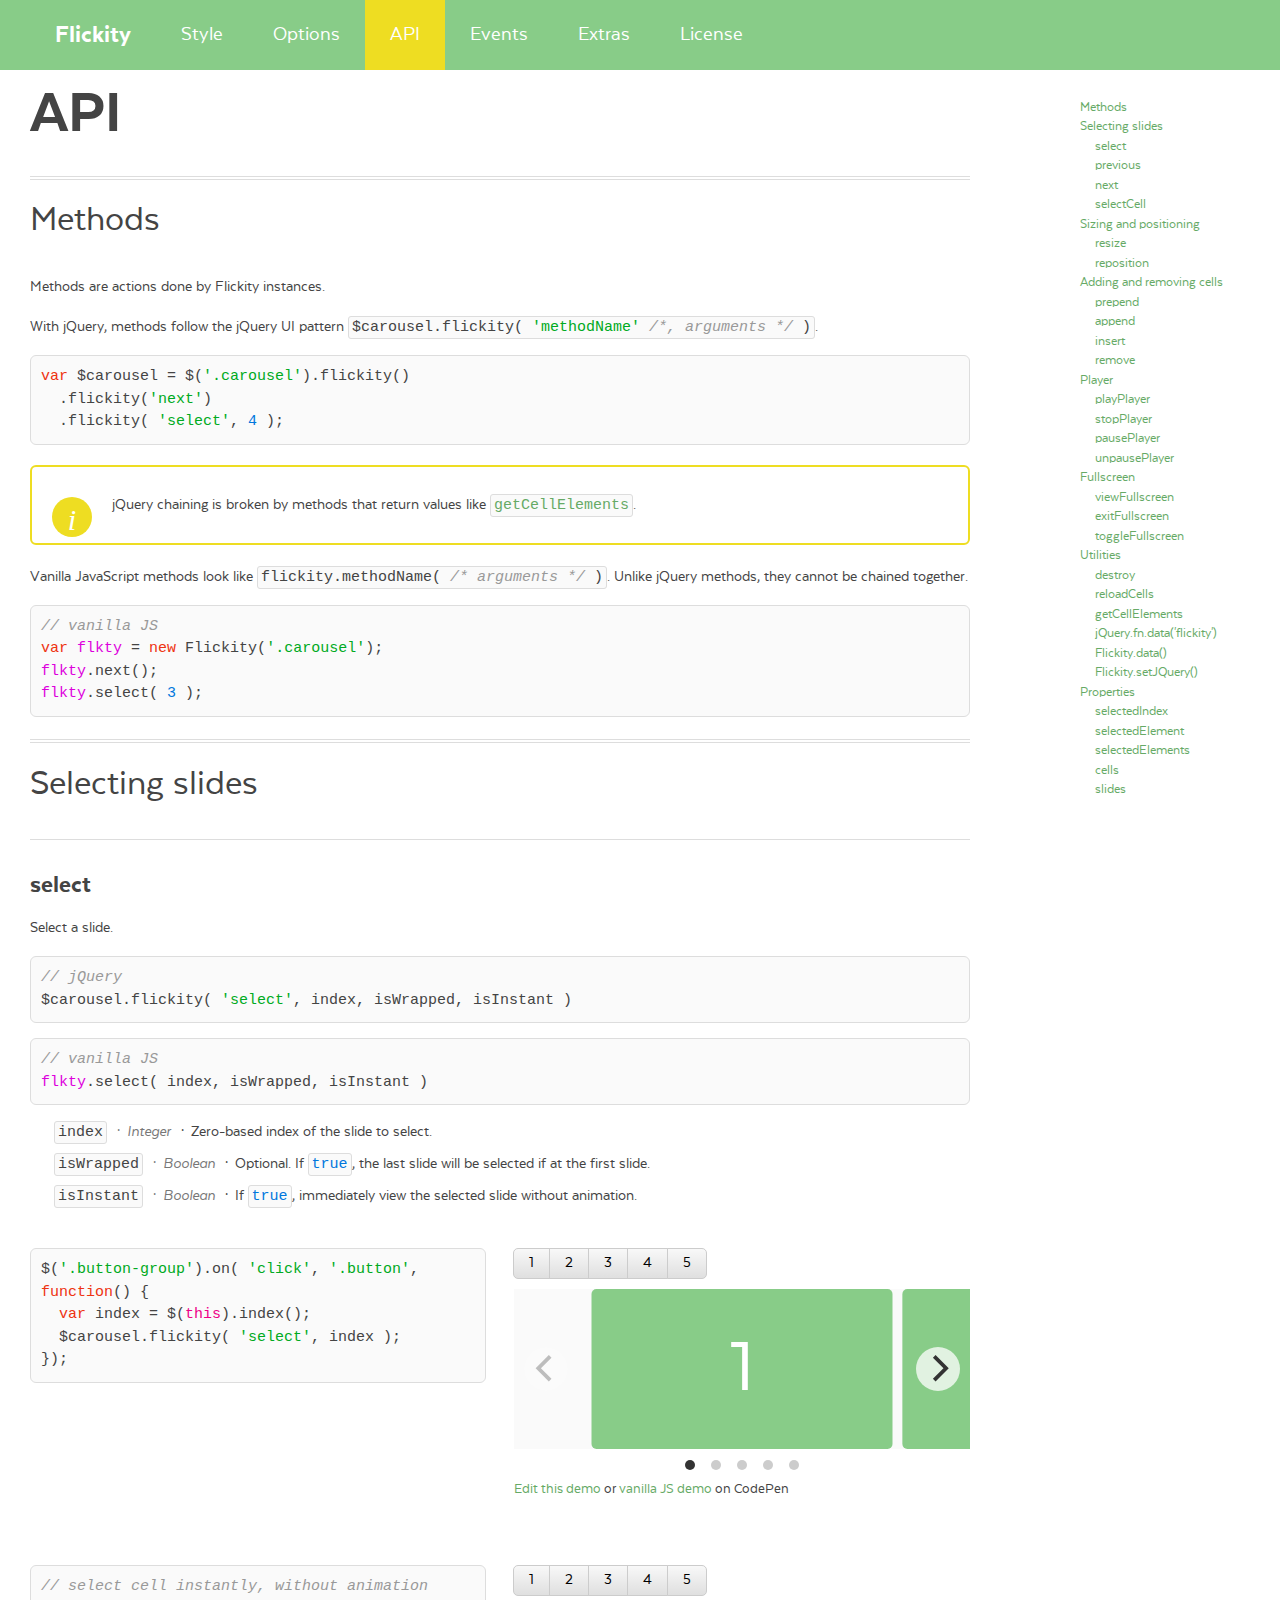
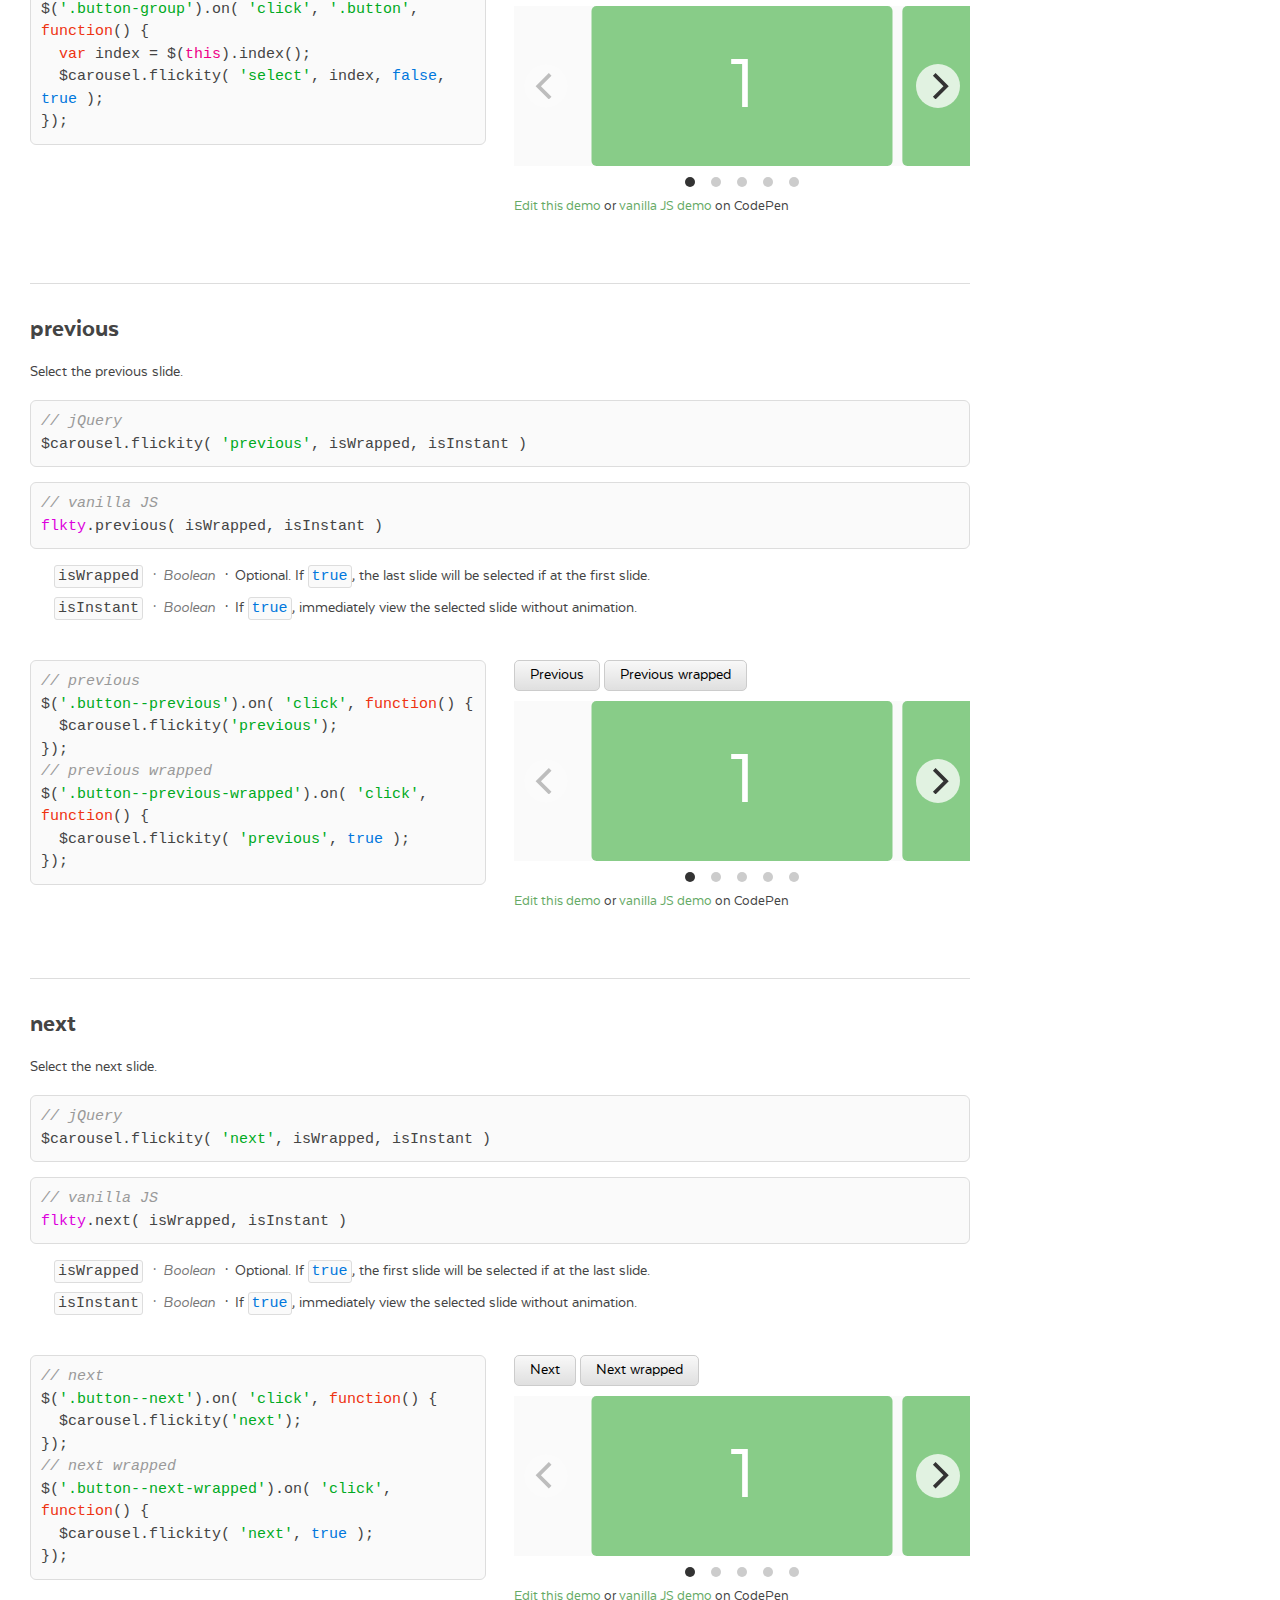
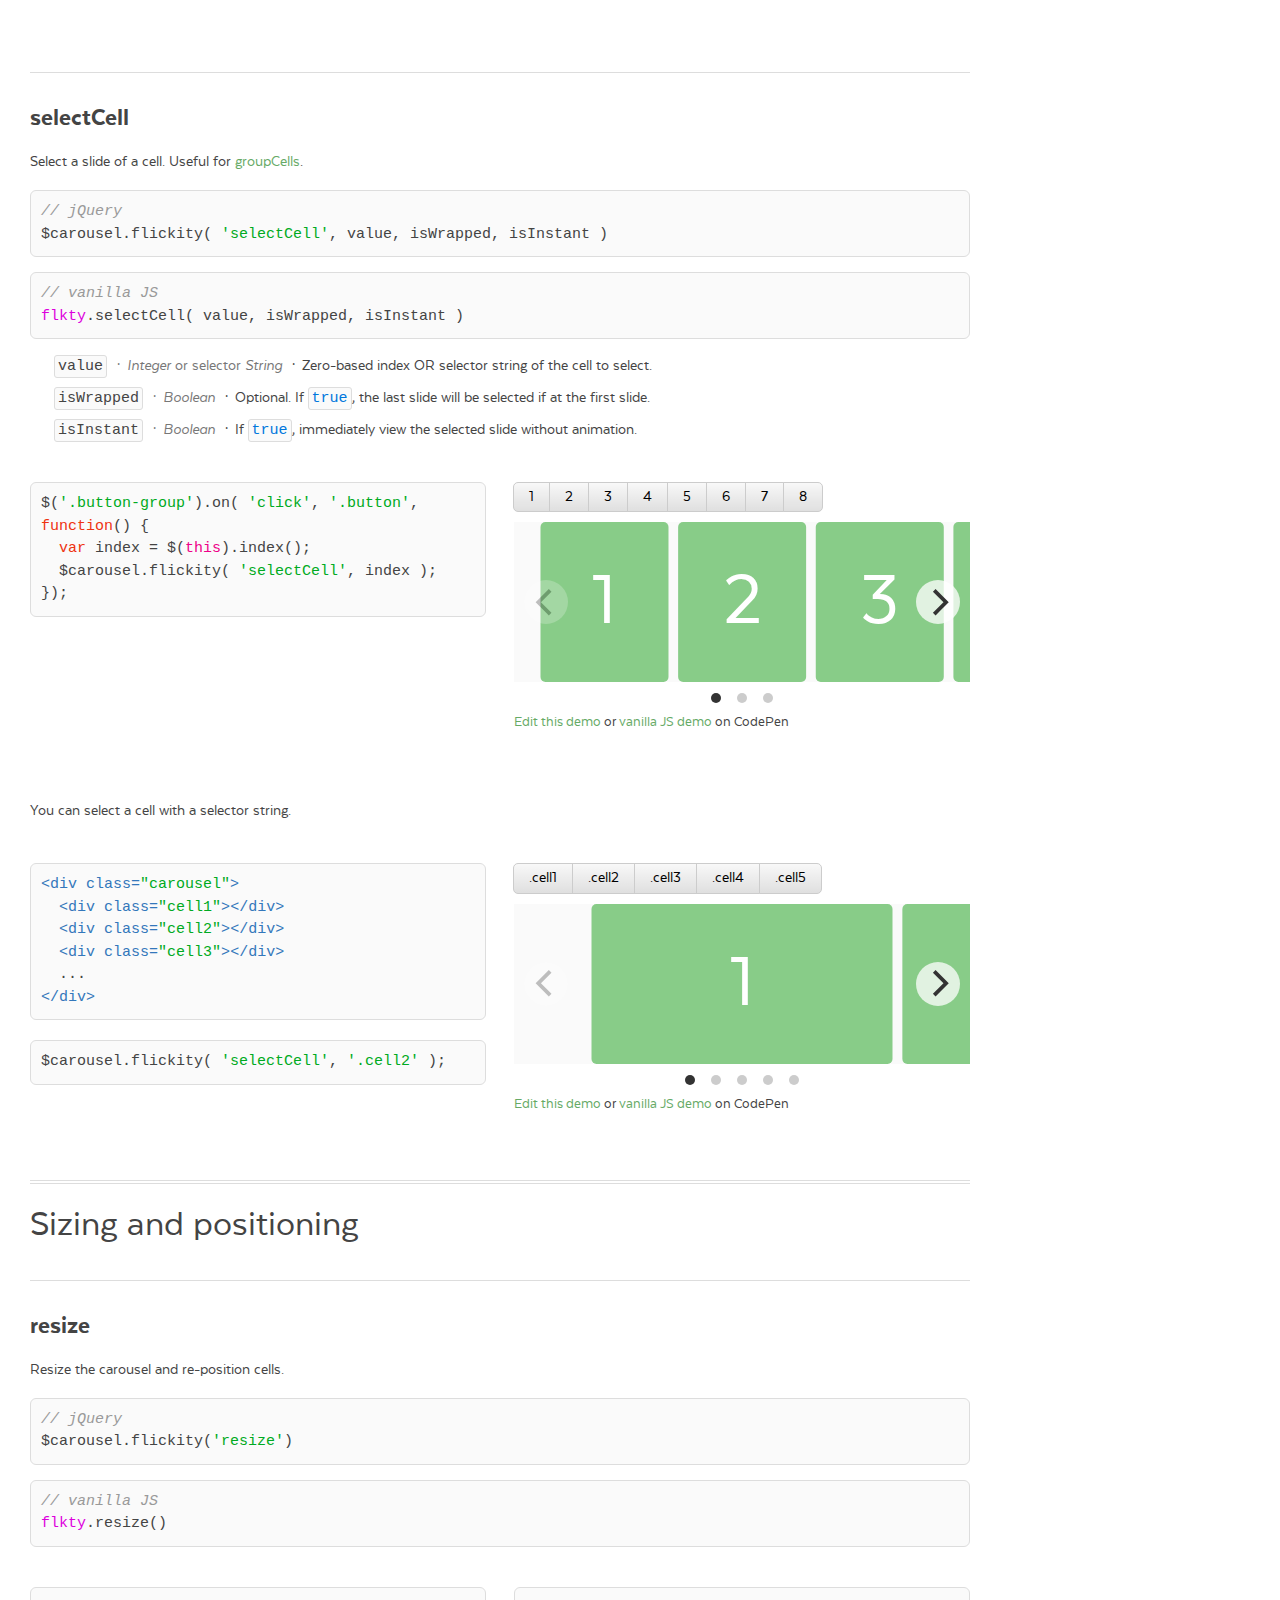
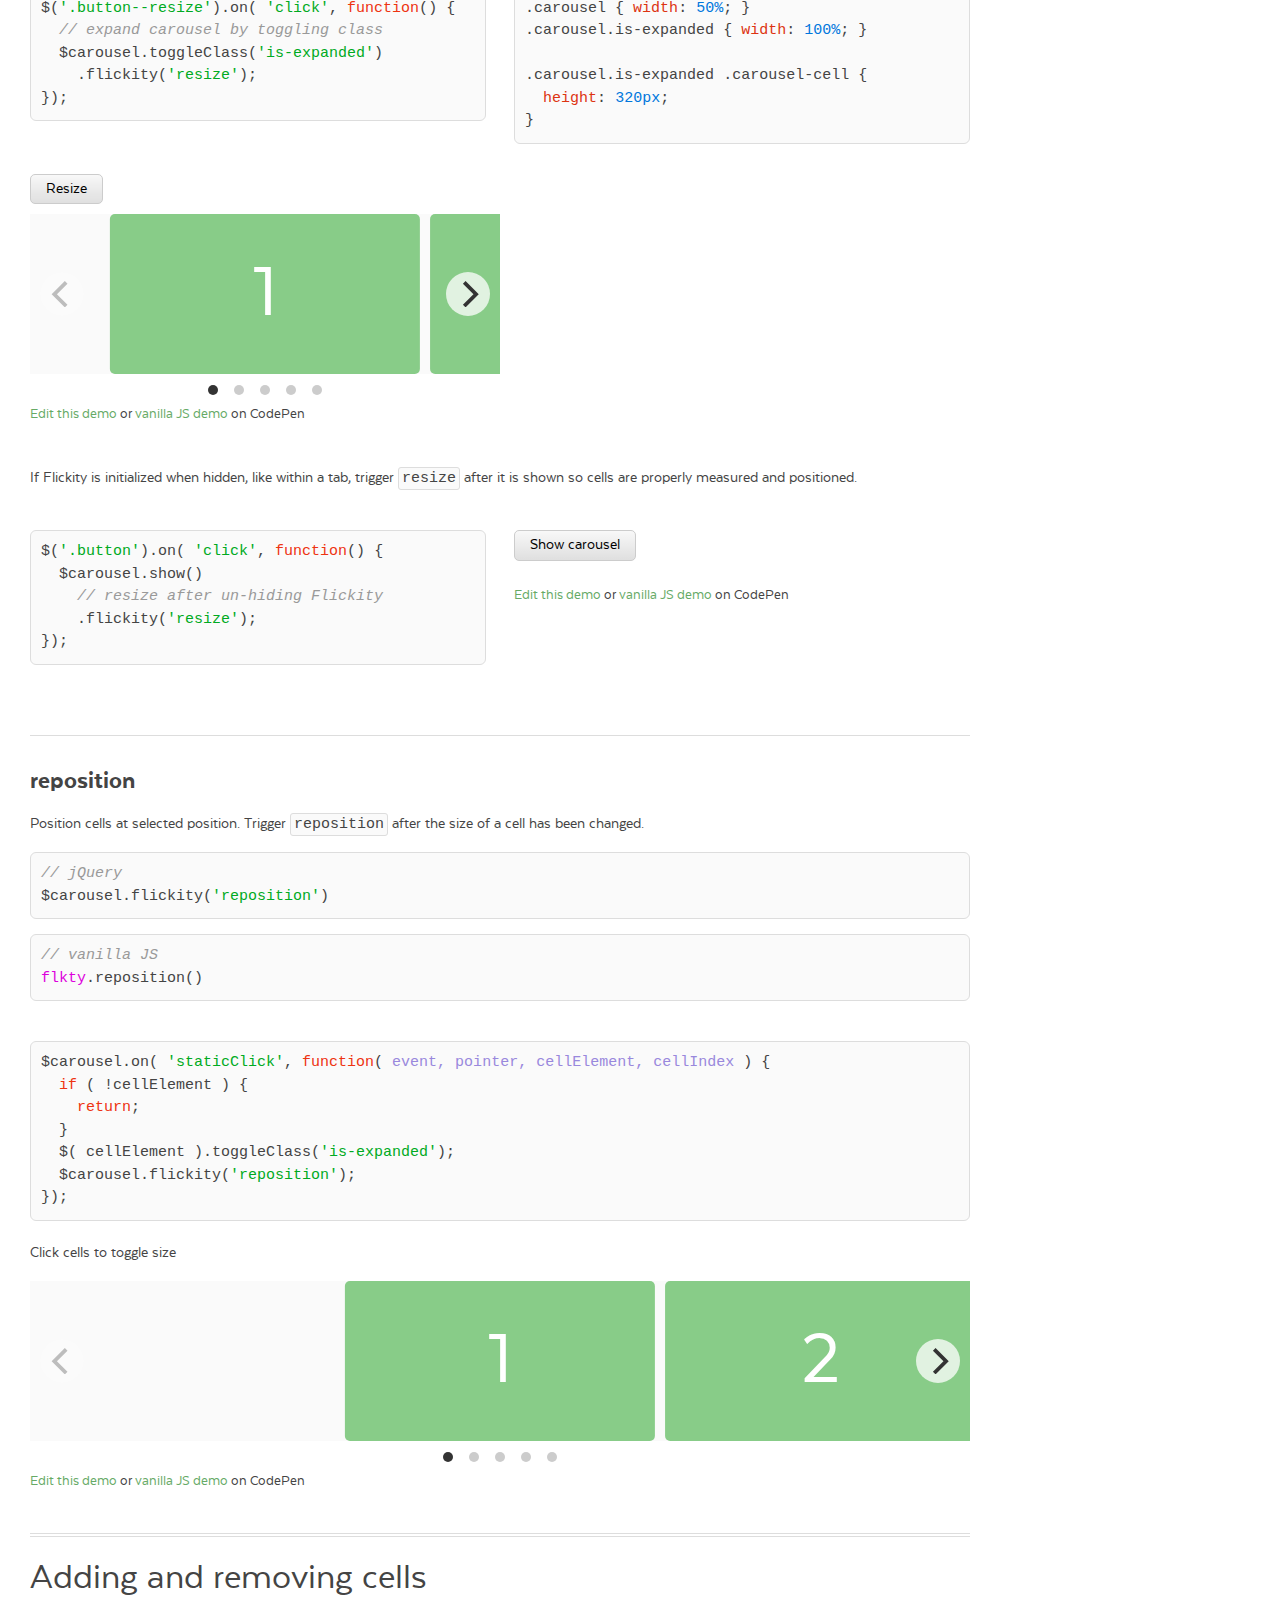
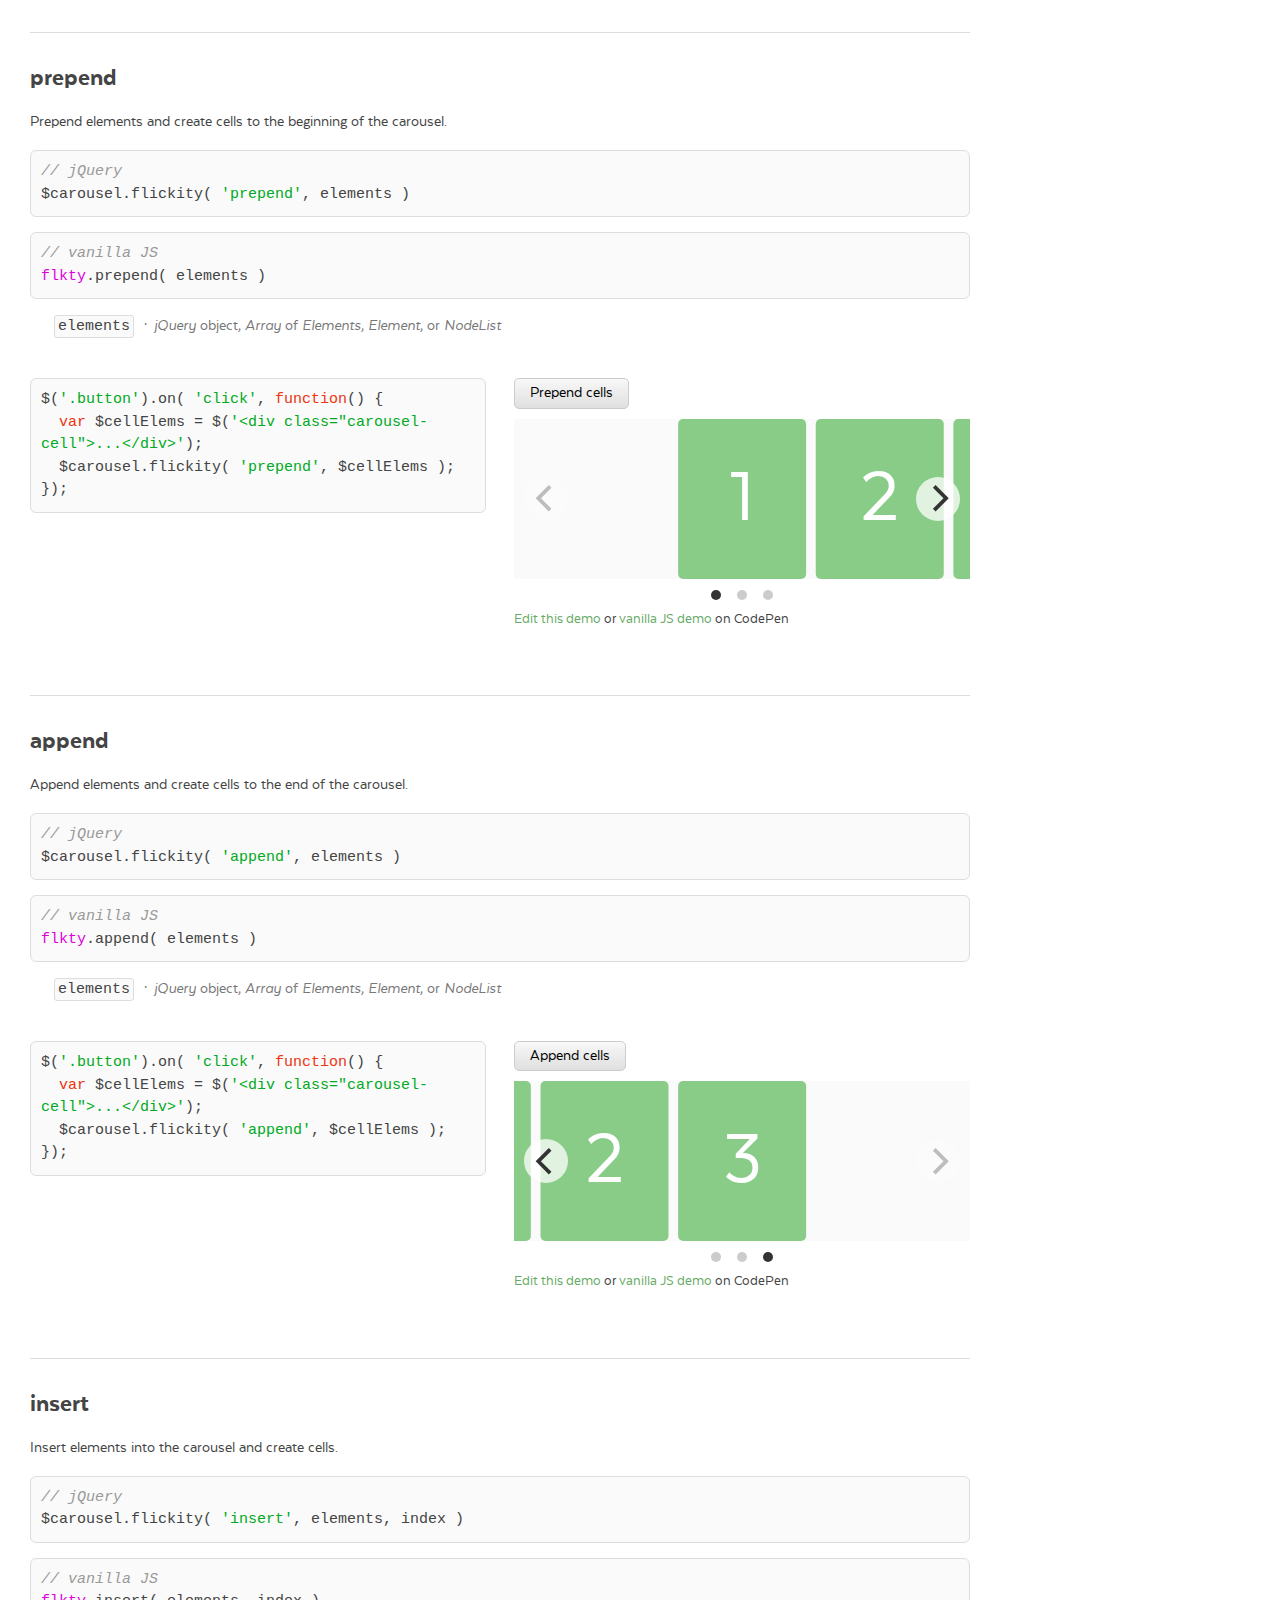
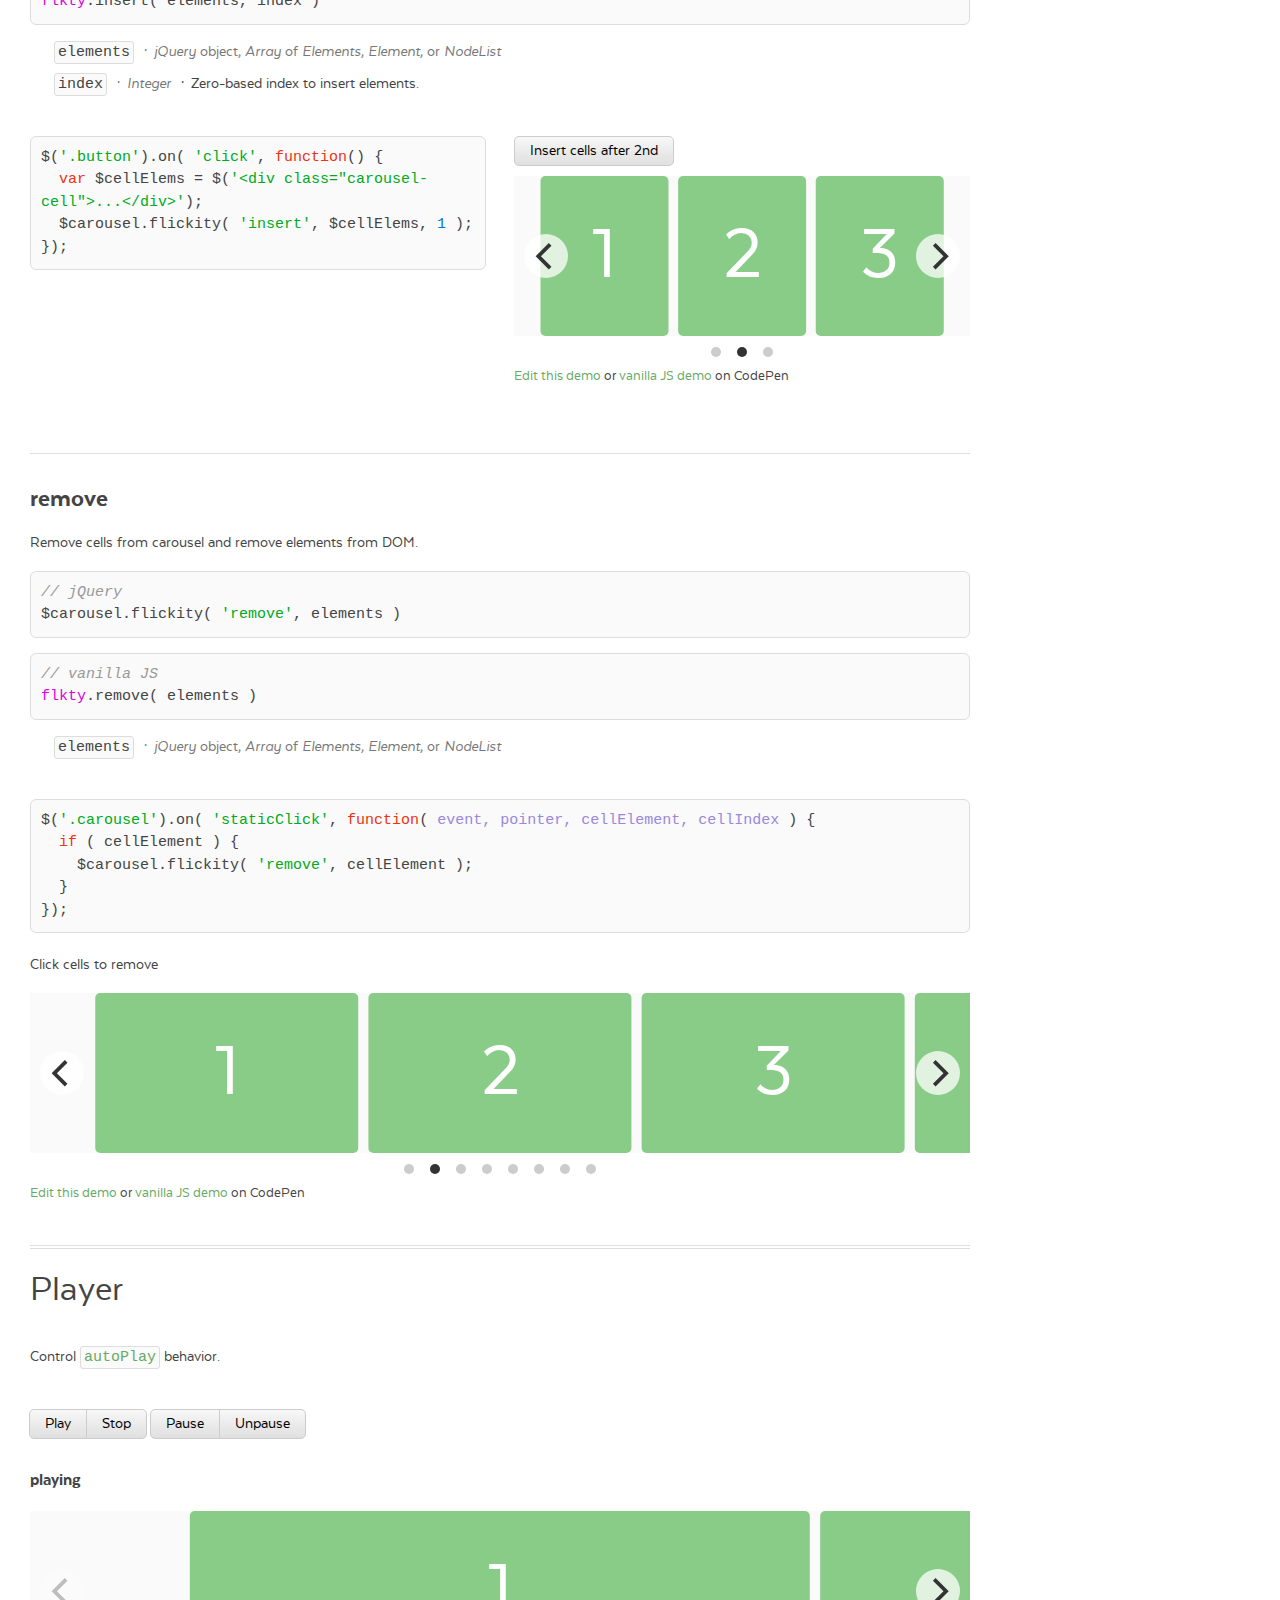
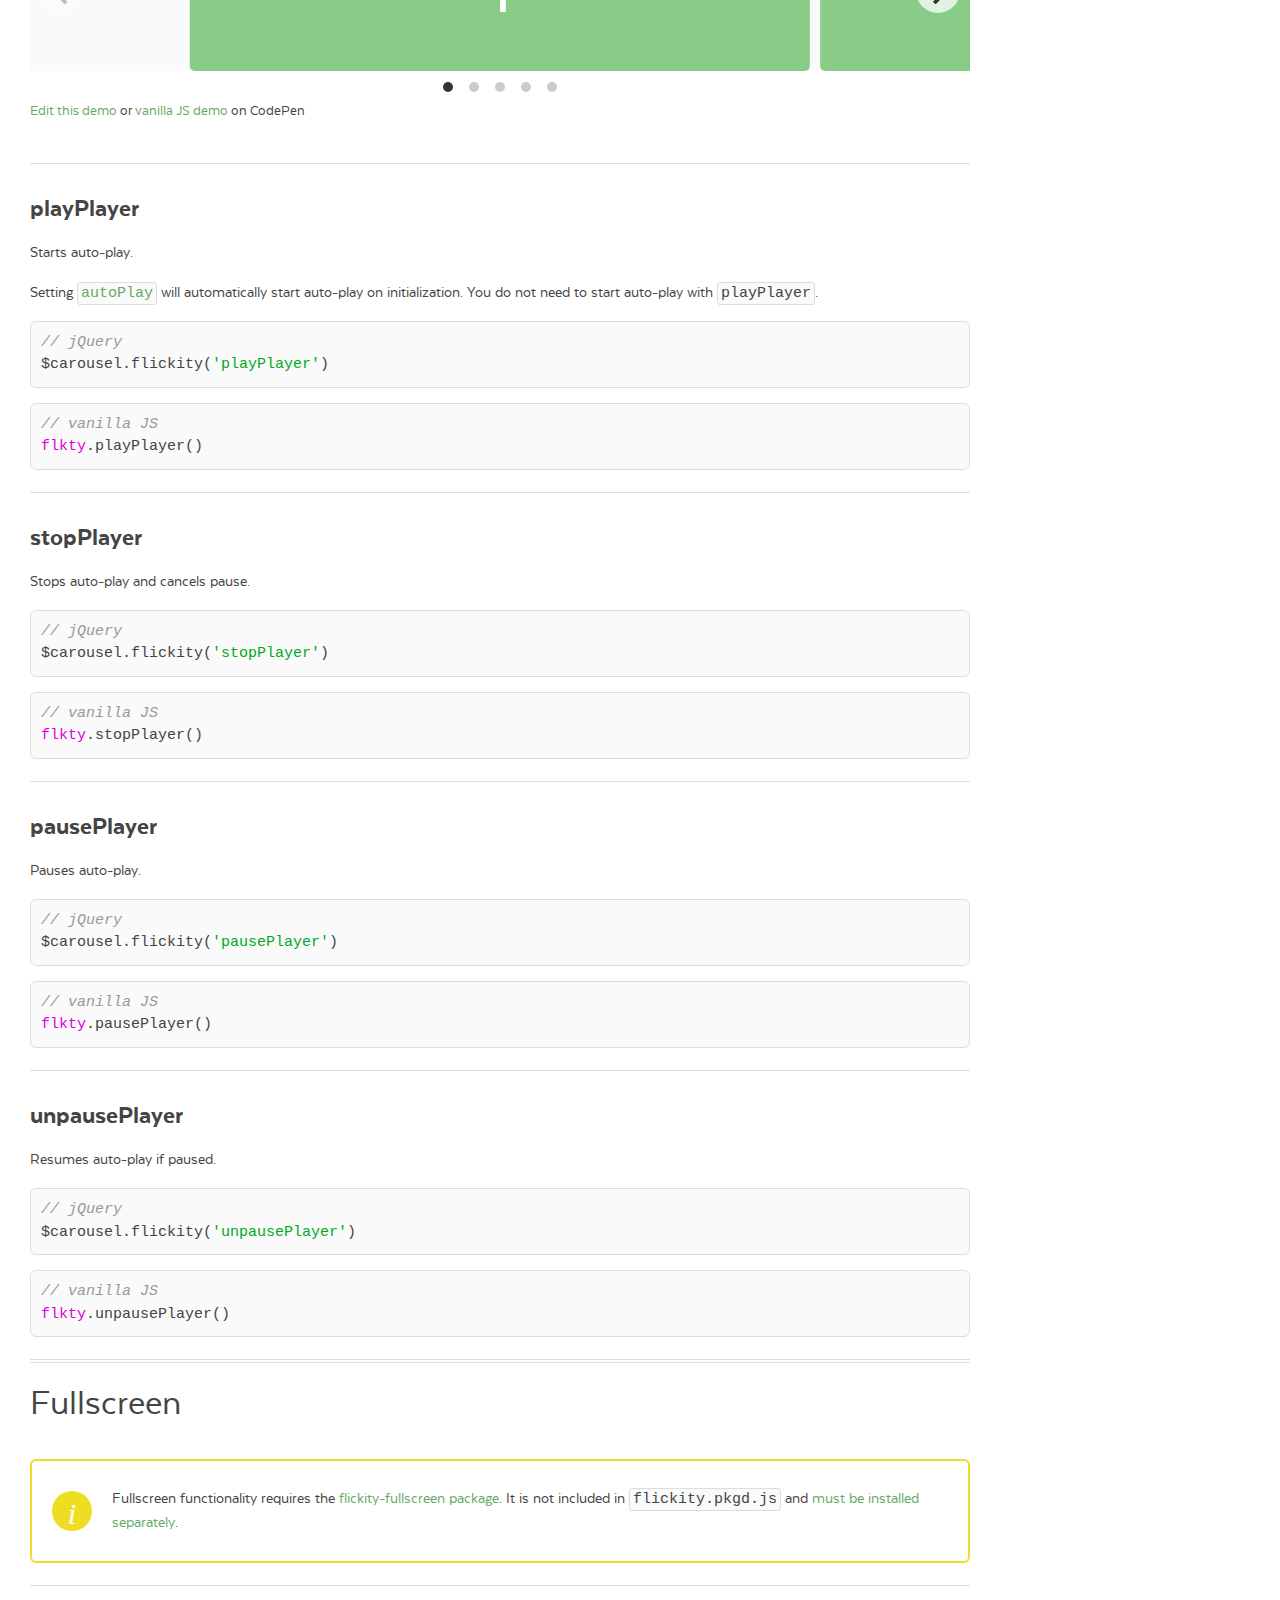
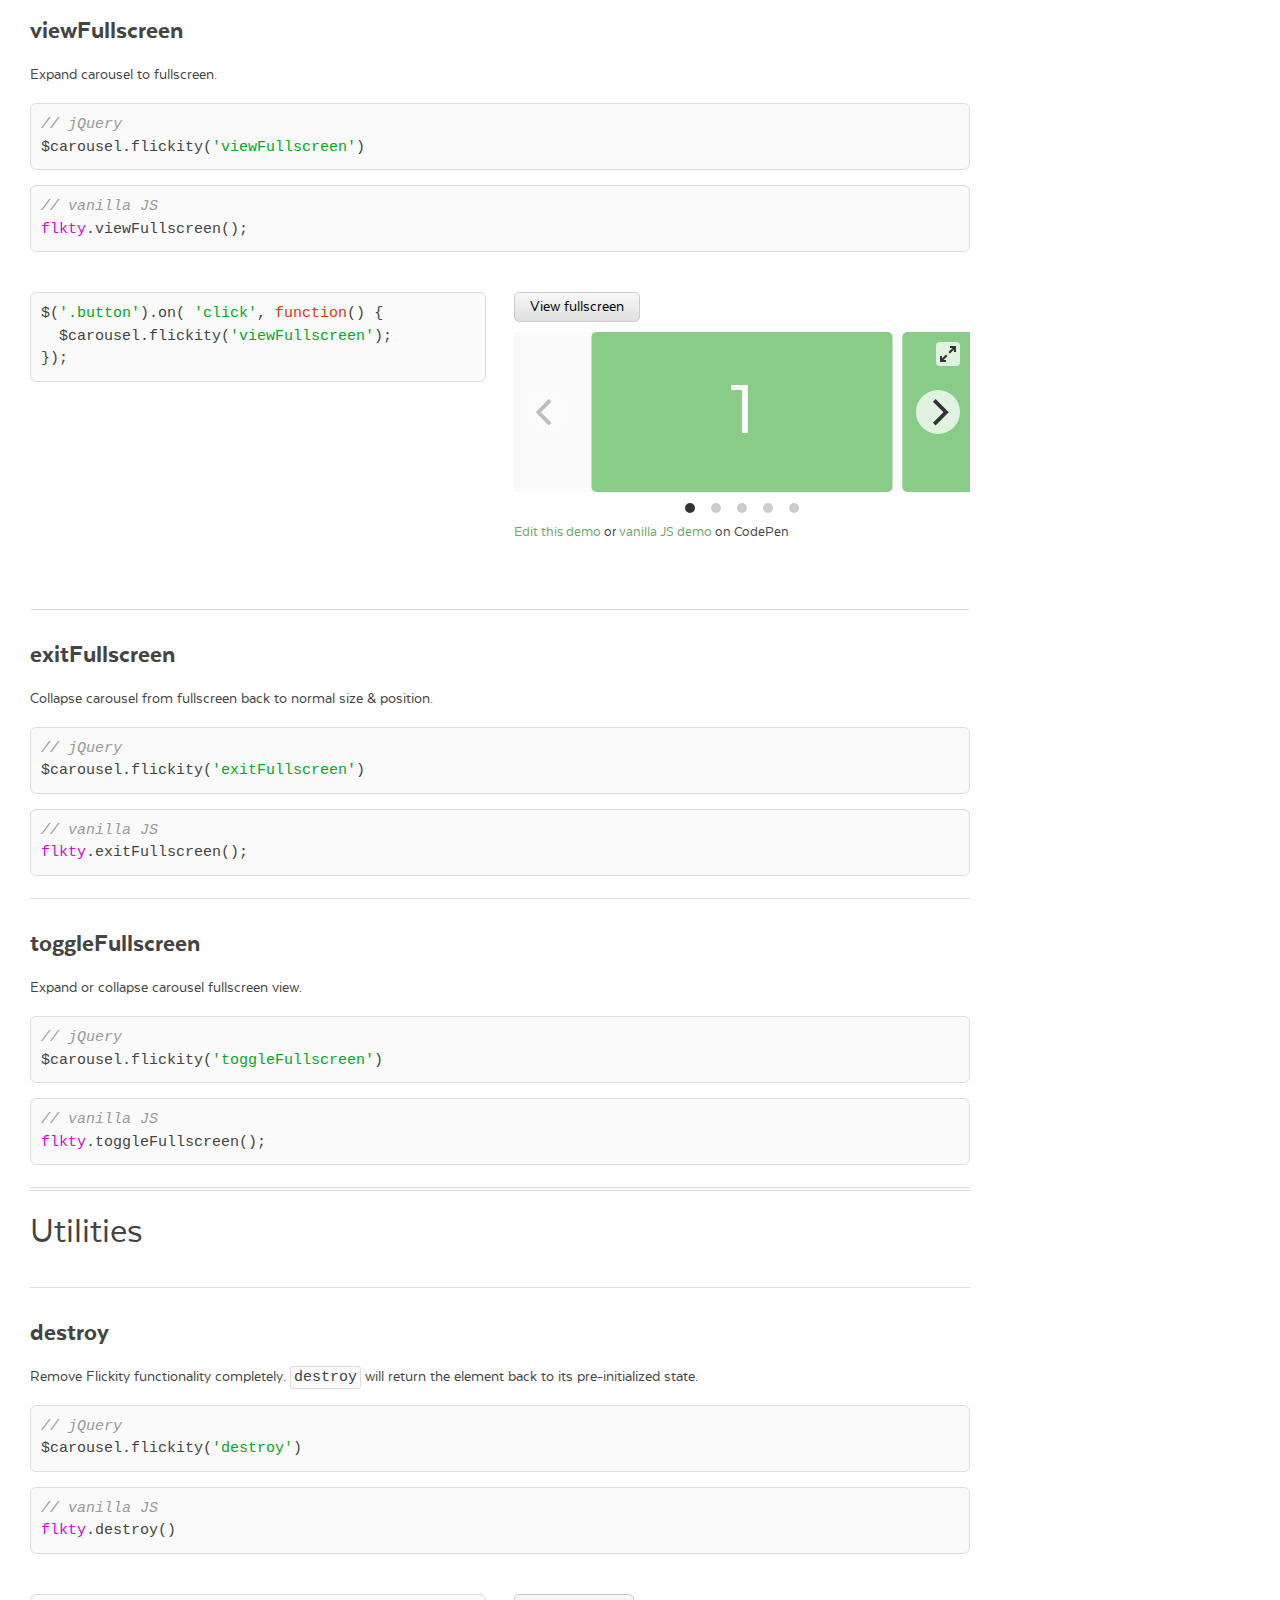
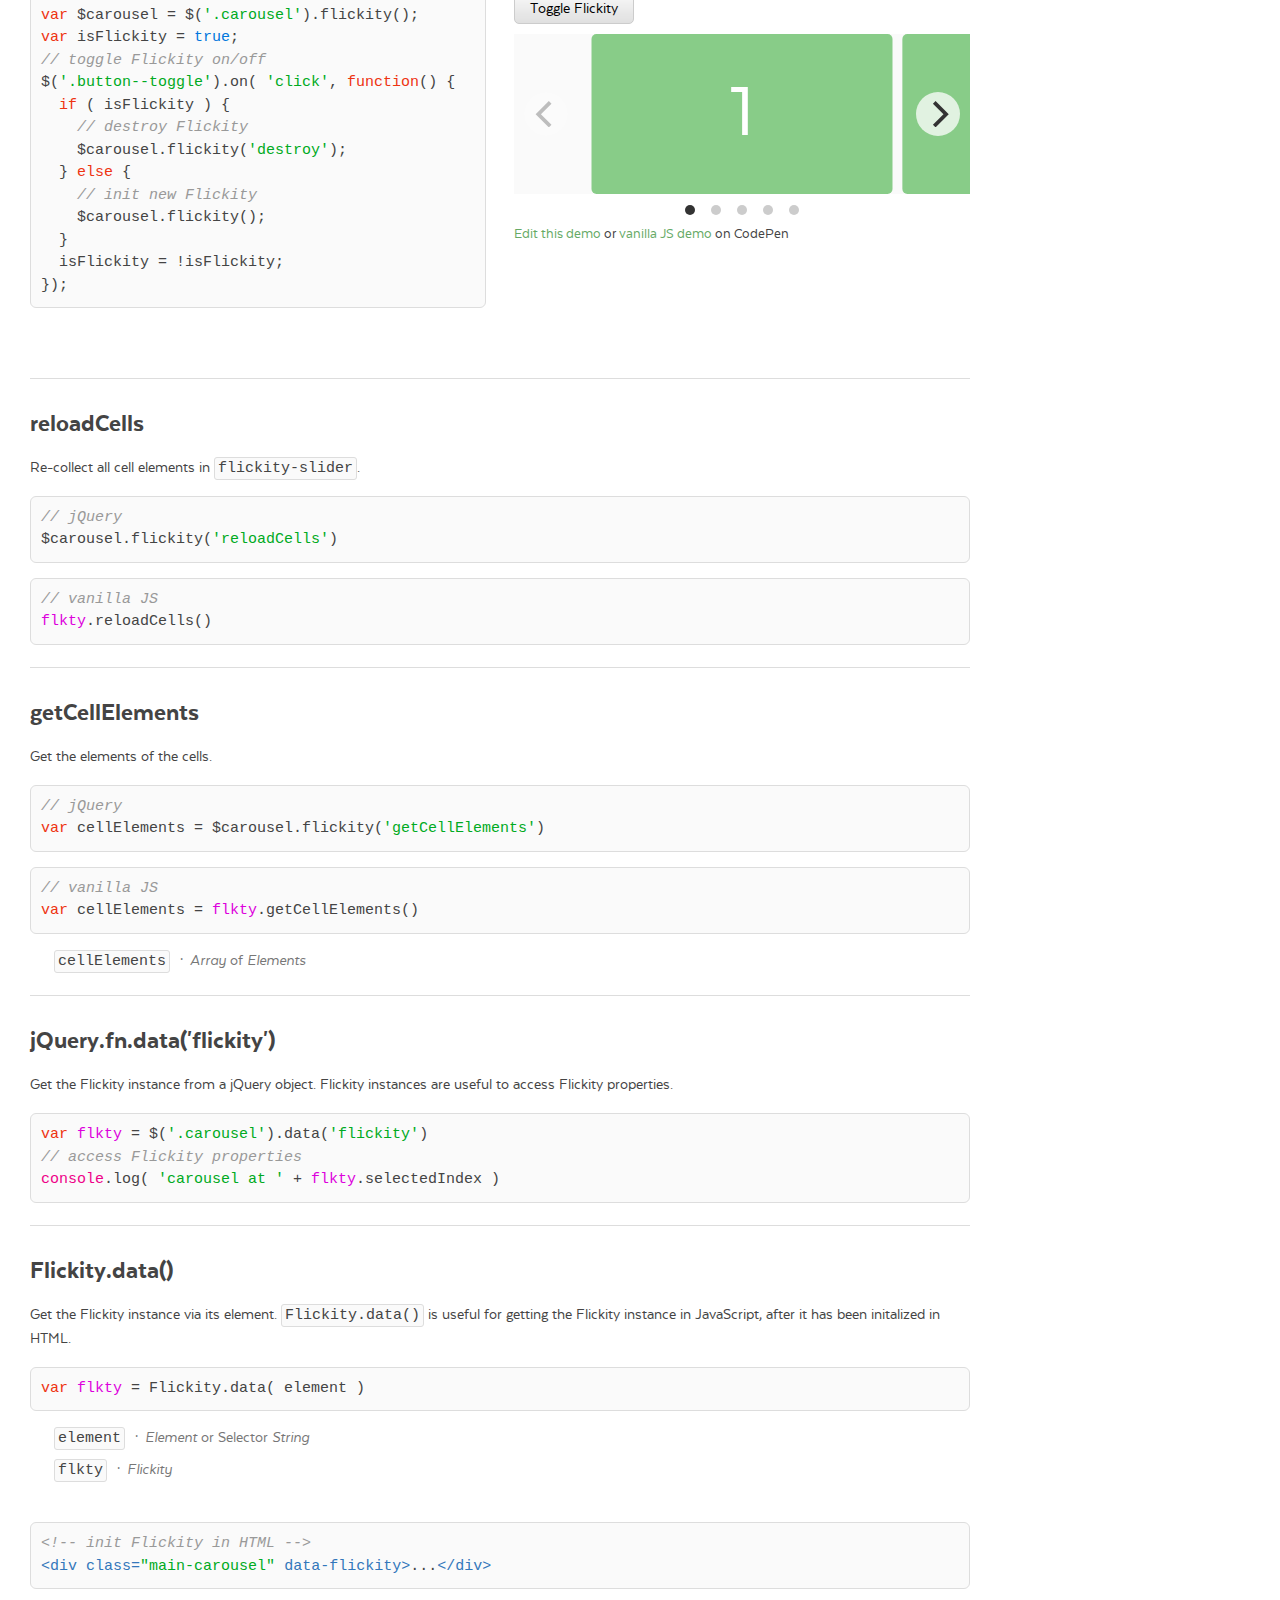
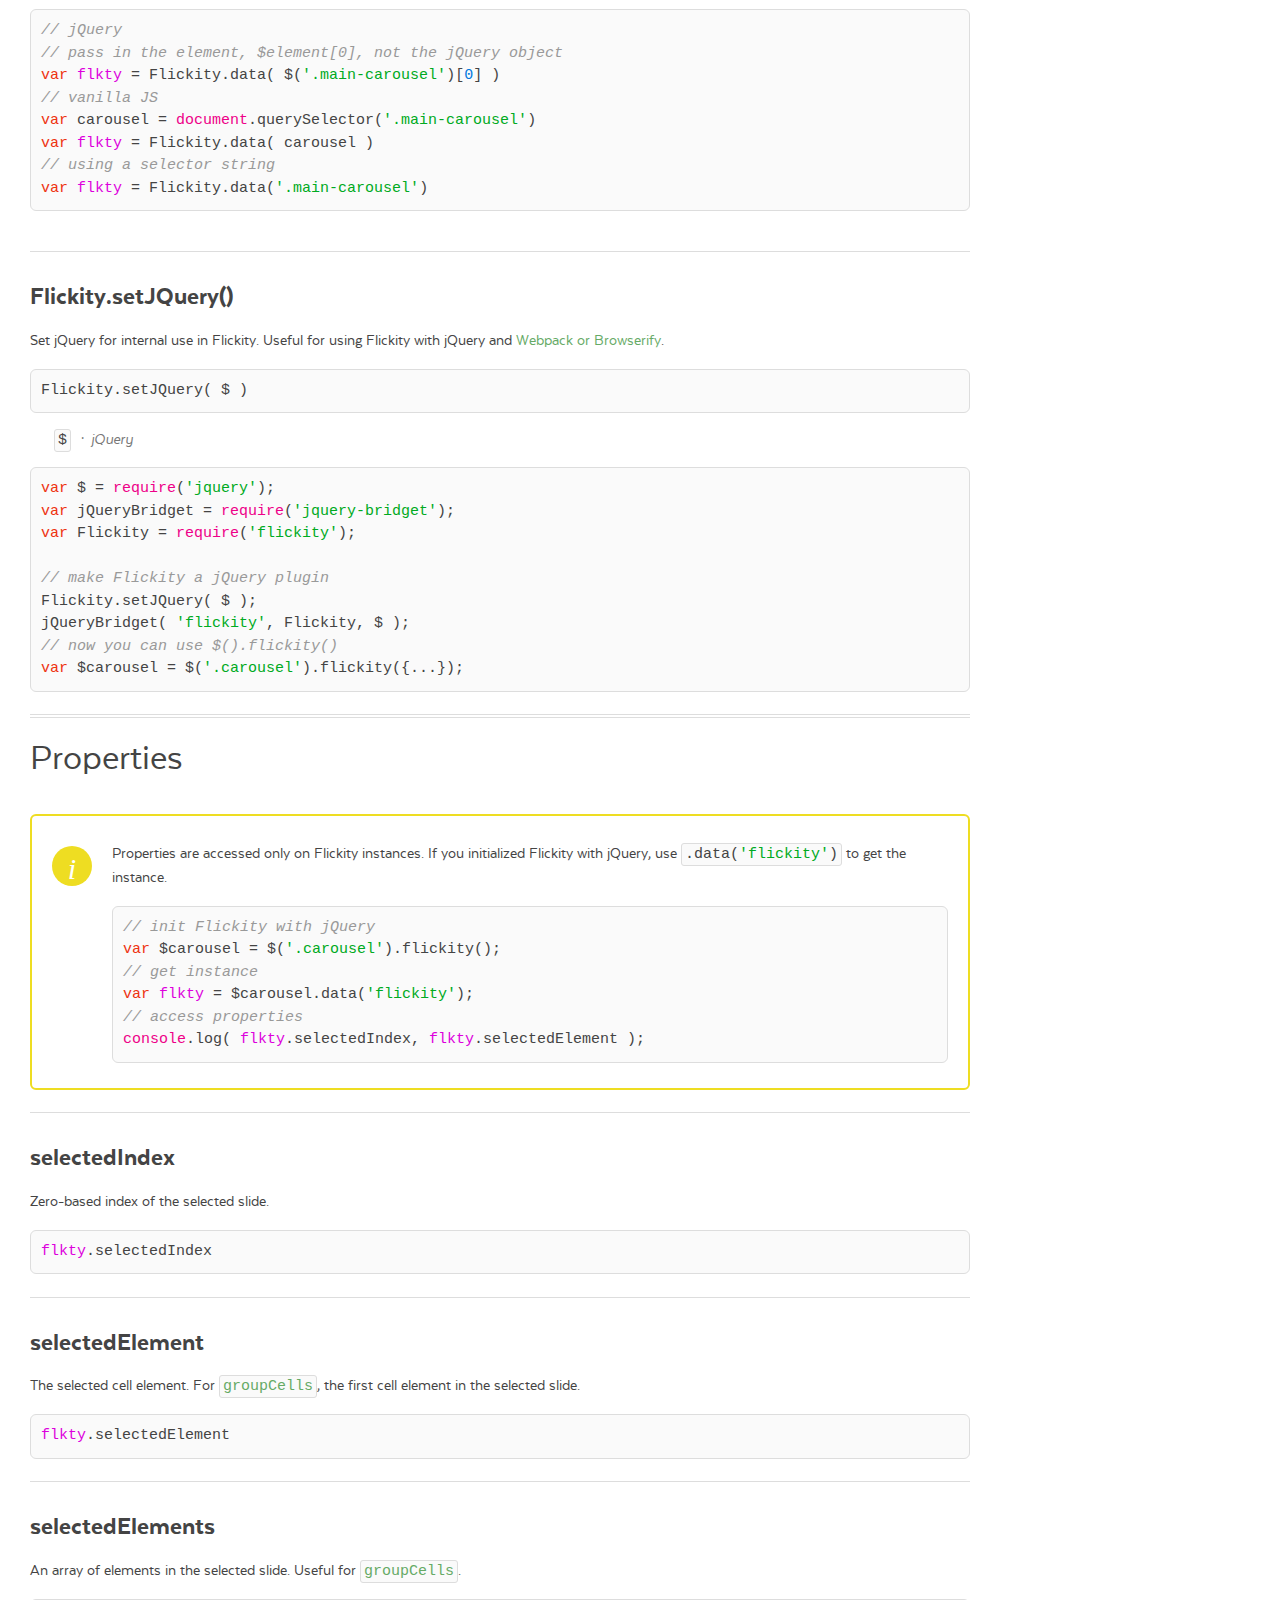
<file: docs/api.html>
<!DOCTYPE html><html lang="en" class="export"><head>
  <meta charset="utf-8">
  <meta name="description" content="Touch, responsive, flickable carousels">
  <meta name="viewport" content="width=device-width">

  <title>Flickity · API</title>

    <link rel="stylesheet" href="css/flickity-docs.css?6" media="screen">

  <meta name="twitter:card" content="summary">
  <meta name="twitter:site" content="@metafizzyco">
  <meta name="twitter:url" content="https://flickity.metafizzy.co/api.html">
  <meta name="twitter:title" content="Flickity API">
  <meta name="twitter:description" content="Touch, responsive, flickable carousels">

</head>
<body class="page--api">


<nav class="site-nav">
  <div class="container">
    <ul class="site-nav__list">
      <li class="site-nav__item site-nav__item--homepage"><a href=".">Flickity</a></li>
      <li class="site-nav__item site-nav__item--style"><a href="style.html">Style</a></li>
      <li class="site-nav__item site-nav__item--options"><a href="options.html">Options</a></li>
      <li class="site-nav__item site-nav__item--api"><a href="api.html">API</a></li>
      <li class="site-nav__item site-nav__item--events"><a href="events.html">Events</a></li>
      <li class="site-nav__item site-nav__item--extras"><a href="extras.html">Extras</a></li>
      <li class="site-nav__item site-nav__item--license"><a href="license.html">License</a></li>
    </ul>
  </div>
</nav>


<div class="main">
  <div class="container">
      <h1 class="page-title">API</h1>


    <ul class="page-nav" data-js="page-nav">
<li class="page-nav__item page-nav__item--h2"><a href="#methods">Methods</a></li>
<li class="page-nav__item page-nav__item--h2"><a href="#selecting-slides">Selecting slides</a></li>
<li class="page-nav__item page-nav__item--h3"><a href="#select">select</a></li>
<li class="page-nav__item page-nav__item--h3"><a href="#previous">previous</a></li>
<li class="page-nav__item page-nav__item--h3"><a href="#next">next</a></li>
<li class="page-nav__item page-nav__item--h3"><a href="#selectcell">selectCell</a></li>
<li class="page-nav__item page-nav__item--h2"><a href="#sizing-and-positioning">Sizing and positioning</a></li>
<li class="page-nav__item page-nav__item--h3"><a href="#resize">resize</a></li>
<li class="page-nav__item page-nav__item--h3"><a href="#reposition">reposition</a></li>
<li class="page-nav__item page-nav__item--h2"><a href="#adding-and-removing-cells">Adding and removing cells</a></li>
<li class="page-nav__item page-nav__item--h3"><a href="#prepend">prepend</a></li>
<li class="page-nav__item page-nav__item--h3"><a href="#append">append</a></li>
<li class="page-nav__item page-nav__item--h3"><a href="#insert">insert</a></li>
<li class="page-nav__item page-nav__item--h3"><a href="#remove">remove</a></li>
<li class="page-nav__item page-nav__item--h2"><a href="#player">Player</a></li>
<li class="page-nav__item page-nav__item--h3"><a href="#playplayer">playPlayer</a></li>
<li class="page-nav__item page-nav__item--h3"><a href="#stopplayer">stopPlayer</a></li>
<li class="page-nav__item page-nav__item--h3"><a href="#pauseplayer">pausePlayer</a></li>
<li class="page-nav__item page-nav__item--h3"><a href="#unpauseplayer">unpausePlayer</a></li>
<li class="page-nav__item page-nav__item--h2"><a href="#fullscreen">Fullscreen</a></li>
<li class="page-nav__item page-nav__item--h3"><a href="#viewfullscreen">viewFullscreen</a></li>
<li class="page-nav__item page-nav__item--h3"><a href="#exitfullscreen">exitFullscreen</a></li>
<li class="page-nav__item page-nav__item--h3"><a href="#togglefullscreen">toggleFullscreen</a></li>
<li class="page-nav__item page-nav__item--h2"><a href="#utilities">Utilities</a></li>
<li class="page-nav__item page-nav__item--h3"><a href="#destroy">destroy</a></li>
<li class="page-nav__item page-nav__item--h3"><a href="#reloadcells">reloadCells</a></li>
<li class="page-nav__item page-nav__item--h3"><a href="#getcellelements">getCellElements</a></li>
<li class="page-nav__item page-nav__item--h3"><a href="#jquery-fn-data-flickity">jQuery.fn.data('flickity')</a></li>
<li class="page-nav__item page-nav__item--h3"><a href="#flickity-data">Flickity.data()</a></li>
<li class="page-nav__item page-nav__item--h3"><a href="#flickity-setjquery">Flickity.setJQuery()</a></li>
<li class="page-nav__item page-nav__item--h2"><a href="#properties">Properties</a></li>
<li class="page-nav__item page-nav__item--h3"><a href="#selectedindex">selectedIndex</a></li>
<li class="page-nav__item page-nav__item--h3"><a href="#selectedelement">selectedElement</a></li>
<li class="page-nav__item page-nav__item--h3"><a href="#selectedelements">selectedElements</a></li>
<li class="page-nav__item page-nav__item--h3"><a href="#cells">cells</a></li>
<li class="page-nav__item page-nav__item--h3"><a href="#slides">slides</a></li>
</ul>


<h2 id="methods">Methods</h2>

<p>Methods are actions done by Flickity instances.</p>

<p>With jQuery, methods follow the jQuery UI pattern
  <code>$carousel.flickity( <span class="string">'methodName'</span> <span class="comment">/*, arguments */</span> )</code>.</p>

<pre><code class="js"><span class="keyword">var</span> $carousel = $(<span class="string">'.carousel'</span>).flickity()
  .flickity(<span class="string">'next'</span>)
  .flickity( <span class="string">'select'</span>, <span class="number">4</span> );
</code></pre>

<div class="call-out">
  <p>jQuery chaining is broken by methods that return values like <a href="#getcellelements"><code>getCellElements</code></a>.</p>
</div>

<p>Vanilla JavaScript methods look like
  <code>flickity.methodName( <span class="comment">/* arguments */</span> )</code>. Unlike jQuery methods, they cannot be chained together.</p>

<pre><code class="js"><span class="comment">// vanilla JS</span>
<span class="keyword">var</span> <span class="flickity_var">flkty</span> = <span class="keyword">new</span> <span class="flickity_keyword">Flickity</span>(<span class="string">'.carousel'</span>);
<span class="flickity_var">flkty</span>.next();
<span class="flickity_var">flkty</span>.select( <span class="number">3</span> );
</code></pre>

<h2 id="selecting-slides">Selecting slides</h2>

<h3 id="select">select</h3>

<p>Select a slide.</p>

<pre><code class="js"><span class="comment">// jQuery</span>
$carousel.flickity( <span class="string">'select'</span>, index, isWrapped, isInstant )
</code></pre>
<pre><code class="js"><span class="comment">// vanilla JS</span>
<span class="flickity_var">flkty</span>.select( index, isWrapped, isInstant )
</code></pre>

<p class="argument">
  <code class="argument__code">index</code>
  <span class="argument__type"><i>Integer</i></span>
  <span class="argument__description">Zero-based index of the slide to select.</span>
</p>
<p class="argument">
  <code class="argument__code">isWrapped</code>
  <span class="argument__type"><i>Boolean</i></span>
  <span class="argument__description">Optional. If <code><span class="literal">true</span></code>, the last slide will be selected if at the first slide.</span>
</p>
<p class="argument">
  <code class="argument__code">isInstant</code>
  <span class="argument__type"><i>Boolean</i></span>
  <span class="argument__description">If <code><span class="literal">true</span></code>, immediately view the selected slide without animation.</span>
</p>

<div class="example duo">
  <div class="example__code duo__cell">
<pre><code class="js">$(<span class="string">'.button-group'</span>).on( <span class="string">'click'</span>, <span class="string">'.button'</span>, <span class="function"><span class="keyword">function</span>(<span class="params"></span>) </span>{
  <span class="keyword">var</span> index = $(<span class="built_in">this</span>).index();
  $carousel.flickity( <span class="string">'select'</span>, index );
});
</code></pre>
  </div>
  <div class="example__demo duo__cell" data-js="select">
    <div class="button-row button-group">
      <button class="button">1</button>
      <button class="button">2</button>
      <button class="button">3</button>
      <button class="button">4</button>
      <button class="button">5</button>
    </div>
    <div class="carousel">
      <div class="carousel-cell"></div>
      <div class="carousel-cell"></div>
      <div class="carousel-cell"></div>
      <div class="carousel-cell"></div>
      <div class="carousel-cell"></div>
    </div>
    <p class="edit-demo">
        <a href="https://codepen.io/desandro/pen/yyvYeN">Edit this demo</a>
        or <a href="https://codepen.io/desandro/pen/ByYoKM">vanilla JS demo</a> on CodePen
    </p>
  </div>
</div>

<div class="example duo">
  <div class="example__code duo__cell">
<pre><code class="js"><span class="comment">// select cell instantly, without animation</span>
$(<span class="string">'.button-group'</span>).on( <span class="string">'click'</span>, <span class="string">'.button'</span>, <span class="function"><span class="keyword">function</span>(<span class="params"></span>) </span>{
  <span class="keyword">var</span> index = $(<span class="built_in">this</span>).index();
  $carousel.flickity( <span class="string">'select'</span>, index, <span class="literal">false</span>, <span class="literal">true</span> );
});
</code></pre>
  </div>
  <div class="example__demo duo__cell" data-js="select-instant">
    <div class="button-row button-group">
      <button class="button">1</button>
      <button class="button">2</button>
      <button class="button">3</button>
      <button class="button">4</button>
      <button class="button">5</button>
    </div>
    <div class="carousel">
      <div class="carousel-cell"></div>
      <div class="carousel-cell"></div>
      <div class="carousel-cell"></div>
      <div class="carousel-cell"></div>
      <div class="carousel-cell"></div>
    </div>
    <p class="edit-demo">
        <a href="https://codepen.io/desandro/pen/pggQeL">Edit this demo</a>
        or <a href="https://codepen.io/desandro/pen/OMMamp">vanilla JS demo</a> on CodePen
    </p>
  </div>
</div>


<h3 id="previous">previous</h3>

<p>Select the previous slide.</p>

<pre><code class="js"><span class="comment">// jQuery</span>
$carousel.flickity( <span class="string">'previous'</span>, isWrapped, isInstant )
</code></pre>
<pre><code class="js"><span class="comment">// vanilla JS</span>
<span class="flickity_var">flkty</span>.previous( isWrapped, isInstant )
</code></pre>

<p class="argument">
  <code class="argument__code">isWrapped</code>
  <span class="argument__type"><i>Boolean</i></span>
  <span class="argument__description">Optional. If <code><span class="literal">true</span></code>, the last slide will be selected if at the first slide.</span>
</p>
<p class="argument">
  <code class="argument__code">isInstant</code>
  <span class="argument__type"><i>Boolean</i></span>
  <span class="argument__description">If <code><span class="literal">true</span></code>, immediately view the selected slide without animation.</span>
</p>

<div class="example duo">
  <div class="example__code duo__cell">
<pre><code class="js"><span class="comment">// previous</span>
$(<span class="string">'.button--previous'</span>).on( <span class="string">'click'</span>, <span class="function"><span class="keyword">function</span>(<span class="params"></span>) </span>{
  $carousel.flickity(<span class="string">'previous'</span>);
});
<span class="comment">// previous wrapped</span>
$(<span class="string">'.button--previous-wrapped'</span>).on( <span class="string">'click'</span>, <span class="function"><span class="keyword">function</span>(<span class="params"></span>) </span>{
  $carousel.flickity( <span class="string">'previous'</span>, <span class="literal">true</span> );
});
</code></pre>
  </div>
  <div class="example__demo duo__cell" data-js="previous">
    <div class="button-row">
      <button class="button button--previous">Previous</button>
      <button class="button button--previous-wrapped">Previous wrapped</button>
    </div>
    <div class="carousel">
      <div class="carousel-cell"></div>
      <div class="carousel-cell"></div>
      <div class="carousel-cell"></div>
      <div class="carousel-cell"></div>
      <div class="carousel-cell"></div>
    </div>
    <p class="edit-demo">
        <a href="https://codepen.io/desandro/pen/emVpdz">Edit this demo</a>
        or <a href="https://codepen.io/desandro/pen/PwQPGX">vanilla JS demo</a> on CodePen
    </p>
  </div>
</div>


<h3 id="next">next</h3>

<p>Select the next slide.</p>

<pre><code class="js"><span class="comment">// jQuery</span>
$carousel.flickity( <span class="string">'next'</span>, isWrapped, isInstant )
</code></pre>
<pre><code class="js"><span class="comment">// vanilla JS</span>
<span class="flickity_var">flkty</span>.next( isWrapped, isInstant )
</code></pre>

<p class="argument">
  <code class="argument__code">isWrapped</code>
  <span class="argument__type"><i>Boolean</i></span>
  <span class="argument__description">Optional. If <code><span class="literal">true</span></code>, the first slide will be selected if at the last slide.</span>
</p>
<p class="argument">
  <code class="argument__code">isInstant</code>
  <span class="argument__type"><i>Boolean</i></span>
  <span class="argument__description">If <code><span class="literal">true</span></code>, immediately view the selected slide without animation.</span>
</p>

<div class="example duo">
  <div class="example__code duo__cell">
<pre><code class="js"><span class="comment">// next</span>
$(<span class="string">'.button--next'</span>).on( <span class="string">'click'</span>, <span class="function"><span class="keyword">function</span>(<span class="params"></span>) </span>{
  $carousel.flickity(<span class="string">'next'</span>);
});
<span class="comment">// next wrapped</span>
$(<span class="string">'.button--next-wrapped'</span>).on( <span class="string">'click'</span>, <span class="function"><span class="keyword">function</span>(<span class="params"></span>) </span>{
  $carousel.flickity( <span class="string">'next'</span>, <span class="literal">true</span> );
});
</code></pre>
  </div>
  <div class="example__demo duo__cell" data-js="next">
    <div class="button-row">
      <button class="button button--next">Next</button>
      <button class="button button--next-wrapped">Next wrapped</button>
    </div>
    <div class="carousel">
      <div class="carousel-cell"></div>
      <div class="carousel-cell"></div>
      <div class="carousel-cell"></div>
      <div class="carousel-cell"></div>
      <div class="carousel-cell"></div>
    </div>
    <p class="edit-demo">
        <a href="https://codepen.io/desandro/pen/JopYby">Edit this demo</a>
        or <a href="https://codepen.io/desandro/pen/gbvaLQ">vanilla JS demo</a> on CodePen
    </p>
  </div>
</div>


<h3 id="selectcell">selectCell</h3>

<p>Select a slide of a cell. Useful for <a href="options.html#groupcells">groupCells</a>.</p>

<pre><code class="js"><span class="comment">// jQuery</span>
$carousel.flickity( <span class="string">'selectCell'</span>, value, isWrapped, isInstant )
</code></pre>
<pre><code class="js"><span class="comment">// vanilla JS</span>
<span class="flickity_var">flkty</span>.selectCell( value, isWrapped, isInstant )
</code></pre>

<p class="argument">
  <code class="argument__code">value</code>
  <span class="argument__type"><i>Integer</i> or selector <i>String</i></span>
  <span class="argument__description">Zero-based index OR selector string of the cell to select.</span>
</p>
<p class="argument">
  <code class="argument__code">isWrapped</code>
  <span class="argument__type"><i>Boolean</i></span>
  <span class="argument__description">Optional. If <code><span class="literal">true</span></code>, the last slide will be selected if at the first slide.</span>
</p>
<p class="argument">
  <code class="argument__code">isInstant</code>
  <span class="argument__type"><i>Boolean</i></span>
  <span class="argument__description">If <code><span class="literal">true</span></code>, immediately view the selected slide without animation.</span>
</p>

<div class="example duo">
  <div class="example__code duo__cell">
<pre><code class="js">$(<span class="string">'.button-group'</span>).on( <span class="string">'click'</span>, <span class="string">'.button'</span>, <span class="function"><span class="keyword">function</span>(<span class="params"></span>) </span>{
  <span class="keyword">var</span> index = $(<span class="built_in">this</span>).index();
  $carousel.flickity( <span class="string">'selectCell'</span>, index );
});
</code></pre>
  </div>
  <div class="example__demo duo__cell" data-js="select-cell">
    <div class="button-row button-group">
      <button class="button">1</button>
      <button class="button">2</button>
      <button class="button">3</button>
      <button class="button">4</button>
      <button class="button">5</button>
      <button class="button">6</button>
      <button class="button">7</button>
      <button class="button">8</button>
    </div>
    <div class="carousel carousel--show-several">
      <div class="carousel-cell"></div>
      <div class="carousel-cell"></div>
      <div class="carousel-cell"></div>
      <div class="carousel-cell"></div>
      <div class="carousel-cell"></div>
      <div class="carousel-cell"></div>
      <div class="carousel-cell"></div>
      <div class="carousel-cell"></div>
    </div>
    <p class="edit-demo">
        <a href="https://codepen.io/desandro/pen/KrXgyZ">Edit this demo</a>
        or <a href="https://codepen.io/desandro/pen/vKZXpK">vanilla JS demo</a> on CodePen
    </p>
  </div>
</div>

<p>You can select a cell with a selector string.</p>

<div class="example duo">
  <div class="example__code duo__cell">
<pre><code class="html"><span class="tag">&lt;<span class="name">div</span> <span class="attr">class</span>=<span class="string">"carousel"</span>&gt;</span>
  <span class="tag">&lt;<span class="name">div</span> <span class="attr">class</span>=<span class="string">"cell1"</span>&gt;</span><span class="tag">&lt;/<span class="name">div</span>&gt;</span>
  <span class="tag">&lt;<span class="name">div</span> <span class="attr">class</span>=<span class="string">"cell2"</span>&gt;</span><span class="tag">&lt;/<span class="name">div</span>&gt;</span>
  <span class="tag">&lt;<span class="name">div</span> <span class="attr">class</span>=<span class="string">"cell3"</span>&gt;</span><span class="tag">&lt;/<span class="name">div</span>&gt;</span>
  ...
<span class="tag">&lt;/<span class="name">div</span>&gt;</span>
</code></pre>

<pre><code class="js">$carousel.flickity( <span class="string">'selectCell'</span>, <span class="string">'.cell2'</span> );
</code></pre>
  </div>
  <div class="example__demo duo__cell" data-js="select-cell">
    <div class="button-row button-group">
      <button class="button" data-selector=".cell1">.cell1</button>
      <button class="button" data-selector=".cell2">.cell2</button>
      <button class="button" data-selector=".cell3">.cell3</button>
      <button class="button" data-selector=".cell4">.cell4</button>
      <button class="button" data-selector=".cell5">.cell5</button>
    </div>
    <div class="carousel">
      <div class="carousel-cell cell1"></div>
      <div class="carousel-cell cell2"></div>
      <div class="carousel-cell cell3"></div>
      <div class="carousel-cell cell4"></div>
      <div class="carousel-cell cell5"></div>
    </div>
    <p class="edit-demo">
        <a href="https://codepen.io/desandro/pen/rLGrpQ">Edit this demo</a>
        or <a href="https://codepen.io/desandro/pen/mEBAXR">vanilla JS demo</a> on CodePen
    </p>
  </div>
</div>


<h2 id="sizing-and-positioning">Sizing and positioning</h2>


<h3 id="resize">resize</h3>

<p>Resize the carousel and re-position cells.</p>

<pre><code class="js"><span class="comment">// jQuery</span>
$carousel.flickity(<span class="string">'resize'</span>)
</code></pre>
<pre><code class="js"><span class="comment">// vanilla JS</span>
<span class="flickity_var">flkty</span>.resize()
</code></pre>

<div class="example">
  <div class="example__code">
    <div class="duo">
      <div class="duo__cell">
<pre><code class="js">$(<span class="string">'.button--resize'</span>).on( <span class="string">'click'</span>, <span class="function"><span class="keyword">function</span>(<span class="params"></span>) </span>{
  <span class="comment">// expand carousel by toggling class</span>
  $carousel.toggleClass(<span class="string">'is-expanded'</span>)
    .flickity(<span class="string">'resize'</span>);
});
</code></pre>
      </div>
      <div class="duo__cell">
<pre><code class="css"><span class="selector-class">.carousel</span> { <span class="attribute">width</span>: <span class="number">50%</span>; }
<span class="selector-class">.carousel</span><span class="selector-class">.is-expanded</span> { <span class="attribute">width</span>: <span class="number">100%</span>; }

<span class="selector-class">.carousel</span><span class="selector-class">.is-expanded</span> <span class="selector-class">.carousel-cell</span> {
  <span class="attribute">height</span>: <span class="number">320px</span>;
}
</code></pre>
      </div>
    </div>

  </div>
  <div class="example__demo" data-js="resize">
    <div class="button-row">
      <button class="button button--resize">Resize</button>
    </div>
    <div class="carousel carousel--resize">
      <div class="carousel-cell"></div>
      <div class="carousel-cell"></div>
      <div class="carousel-cell"></div>
      <div class="carousel-cell"></div>
      <div class="carousel-cell"></div>
    </div>
    <p class="edit-demo">
        <a href="https://codepen.io/desandro/pen/XJZmMp">Edit this demo</a>
        or <a href="https://codepen.io/desandro/pen/NPyGjQ">vanilla JS demo</a> on CodePen
    </p>
  </div>
</div>

<p>If Flickity is initialized when hidden, like within a tab, trigger <code>resize</code> after it is shown so cells are properly measured and positioned.</p>

<div class="duo example">
  <div class="duo__cell example__code">
<pre><code class="js">$(<span class="string">'.button'</span>).on( <span class="string">'click'</span>, <span class="function"><span class="keyword">function</span>(<span class="params"></span>) </span>{
  $carousel.show()
    <span class="comment">// resize after un-hiding Flickity</span>
    .flickity(<span class="string">'resize'</span>);
});
</code></pre>
  </div>
  <div class="duo__cell example__demo" data-js="resize-show">
    <div class="button-row">
      <button class="button">Show carousel</button>
    </div>
    <div class="carousel" style="display: none;">
      <div class="carousel-cell"></div>
      <div class="carousel-cell"></div>
      <div class="carousel-cell"></div>
      <div class="carousel-cell"></div>
      <div class="carousel-cell"></div>
    </div>
    <p class="edit-demo">
        <a href="https://codepen.io/desandro/pen/eNvdoo">Edit this demo</a>
        or <a href="https://codepen.io/desandro/pen/gpmLYG">vanilla JS demo</a> on CodePen
    </p>
  </div>
</div>


<h3 id="reposition">reposition</h3>

<p>Position cells at selected position. Trigger <code>reposition</code> after the size of a cell has been changed.</p>

<pre><code class="js"><span class="comment">// jQuery</span>
$carousel.flickity(<span class="string">'reposition'</span>)
</code></pre>
<pre><code class="js"><span class="comment">// vanilla JS</span>
<span class="flickity_var">flkty</span>.reposition()
</code></pre>

<div class="example">
  <div class="example__code">
<pre><code class="js">$carousel.on( <span class="string">'staticClick'</span>, <span class="function"><span class="keyword">function</span>(<span class="params"> event, pointer, cellElement, cellIndex </span>) </span>{
  <span class="keyword">if</span> ( !cellElement ) {
    <span class="keyword">return</span>;
  }
  $( cellElement ).toggleClass(<span class="string">'is-expanded'</span>);
  $carousel.flickity(<span class="string">'reposition'</span>);
});
</code></pre>
  </div>
  <div class="example__demo" data-js="reposition">
    <p class="example__demo__instruction">Click cells to toggle size</p>
    <div class="carousel carousel--reposition">
      <div class="carousel-cell"></div>
      <div class="carousel-cell"></div>
      <div class="carousel-cell"></div>
      <div class="carousel-cell"></div>
      <div class="carousel-cell"></div>
    </div>
    <p class="edit-demo">
        <a href="https://codepen.io/desandro/pen/zxRvdw">Edit this demo</a>
        or <a href="https://codepen.io/desandro/pen/vEdgOR">vanilla JS demo</a> on CodePen
    </p>
  </div>
</div>



<h2 id="adding-and-removing-cells">Adding and removing cells</h2>

<h3 id="prepend">prepend</h3>

<p>Prepend elements and create cells to the beginning of the carousel.</p>

<pre><code class="js"><span class="comment">// jQuery</span>
$carousel.flickity( <span class="string">'prepend'</span>, elements )
</code></pre>
<pre><code class="js"><span class="comment">// vanilla JS</span>
<span class="flickity_var">flkty</span>.prepend( elements )
</code></pre>

<p class="argument">
  <code class="argument__code">elements</code>
  <span class="argument__type"><i>jQuery</i> object, <i>Array</i> of <i>Elements</i>, <i>Element</i>, or <i>NodeList</i></span>
</p>

<div class="duo example">
  <div class="duo__cell example__code">
<pre><code class="js">$(<span class="string">'.button'</span>).on( <span class="string">'click'</span>, <span class="function"><span class="keyword">function</span>(<span class="params"></span>) </span>{
  <span class="keyword">var</span> $cellElems = $(<span class="string">'&lt;div class="carousel-cell"&gt;...&lt;/div&gt;'</span>);
  $carousel.flickity( <span class="string">'prepend'</span>, $cellElems );
});
</code></pre>
  </div>
  <div class="duo__cell example__demo" data-js="prepend">
    <div class="button-row">
      <button class="button">Prepend cells</button>
    </div>
    <div class="carousel carousel--not-counting carousel--show-several">
      <div class="carousel-cell">
        <span class="carousel-cell__number">1</span>
      </div>
      <div class="carousel-cell">
        <span class="carousel-cell__number">2</span>
      </div>
      <div class="carousel-cell">
        <span class="carousel-cell__number">3</span>
      </div>
    </div>
    <p class="edit-demo">
        <a href="https://codepen.io/desandro/pen/XJZpMN">Edit this demo</a>
        or <a href="https://codepen.io/desandro/pen/VYQPWx">vanilla JS demo</a> on CodePen
    </p>
  </div>
</div>


<h3 id="append">append</h3>

<p>Append elements and create cells to the end of the carousel.</p>

<pre><code class="js"><span class="comment">// jQuery</span>
$carousel.flickity( <span class="string">'append'</span>, elements )
</code></pre>
<pre><code class="js"><span class="comment">// vanilla JS</span>
<span class="flickity_var">flkty</span>.append( elements )
</code></pre>

<p class="argument">
  <code class="argument__code">elements</code>
  <span class="argument__type"><i>jQuery</i> object, <i>Array</i> of <i>Elements</i>, <i>Element</i>, or <i>NodeList</i></span>
</p>

<div class="duo example">
  <div class="duo__cell example__code">
<pre><code class="js">$(<span class="string">'.button'</span>).on( <span class="string">'click'</span>, <span class="function"><span class="keyword">function</span>(<span class="params"></span>) </span>{
  <span class="keyword">var</span> $cellElems = $(<span class="string">'&lt;div class="carousel-cell"&gt;...&lt;/div&gt;'</span>);
  $carousel.flickity( <span class="string">'append'</span>, $cellElems );
});
</code></pre>
  </div>
  <div class="duo__cell example__demo" data-js="append">
    <div class="button-row">
      <button class="button">Append cells</button>
    </div>
    <div class="carousel carousel--not-counting carousel--show-several">
      <div class="carousel-cell">
        <span class="carousel-cell__number">1</span>
      </div>
      <div class="carousel-cell">
        <span class="carousel-cell__number">2</span>
      </div>
      <div class="carousel-cell">
        <span class="carousel-cell__number">3</span>
      </div>
    </div>
    <p class="edit-demo">
        <a href="https://codepen.io/desandro/pen/qExRVp">Edit this demo</a>
        or <a href="https://codepen.io/desandro/pen/OPQWOG">vanilla JS demo</a> on CodePen
    </p>
  </div>
</div>


<h3 id="insert">insert</h3>

<p>Insert elements into the carousel and create cells.</p>

<pre><code class="js"><span class="comment">// jQuery</span>
$carousel.flickity( <span class="string">'insert'</span>, elements, index )
</code></pre>
<pre><code class="js"><span class="comment">// vanilla JS</span>
<span class="flickity_var">flkty</span>.insert( elements, index )
</code></pre>

<p class="argument">
  <code class="argument__code">elements</code>
  <span class="argument__type"><i>jQuery</i> object, <i>Array</i> of <i>Elements</i>, <i>Element</i>, or <i>NodeList</i></span>
</p>

<p class="argument">
  <code class="argument__code">index</code>
  <span class="argument__type"><i>Integer</i></span>
  <span class="argument__description">Zero-based index to insert elements.</span>
</p>

<div class="duo example">
  <div class="duo__cell example__code">
<pre><code class="js">$(<span class="string">'.button'</span>).on( <span class="string">'click'</span>, <span class="function"><span class="keyword">function</span>(<span class="params"></span>) </span>{
  <span class="keyword">var</span> $cellElems = $(<span class="string">'&lt;div class="carousel-cell"&gt;...&lt;/div&gt;'</span>);
  $carousel.flickity( <span class="string">'insert'</span>, $cellElems, <span class="number">1</span> );
});
</code></pre>
  </div>
  <div class="duo__cell example__demo" data-js="insert">
    <div class="button-row">
      <button class="button">Insert cells after 2nd</button>
    </div>
    <div class="carousel carousel--not-counting carousel--show-several">
      <div class="carousel-cell">
        <span class="carousel-cell__number">1</span>
      </div>
      <div class="carousel-cell">
        <span class="carousel-cell__number">2</span>
      </div>
      <div class="carousel-cell">
        <span class="carousel-cell__number">3</span>
      </div>
    </div>
    <p class="edit-demo">
        <a href="https://codepen.io/desandro/pen/YPeNYj">Edit this demo</a>
        or <a href="https://codepen.io/desandro/pen/EaQZQv">vanilla JS demo</a> on CodePen
    </p>
  </div>
</div>


<h3 id="remove">remove</h3>

<p>Remove cells from carousel and remove elements from DOM.</p>

<pre><code class="js"><span class="comment">// jQuery</span>
$carousel.flickity( <span class="string">'remove'</span>, elements )
</code></pre>
<pre><code class="js"><span class="comment">// vanilla JS</span>
<span class="flickity_var">flkty</span>.remove( elements )
</code></pre>

<p class="argument">
  <code class="argument__code">elements</code>
  <span class="argument__type"><i>jQuery</i> object, <i>Array</i> of <i>Elements</i>, <i>Element</i>, or <i>NodeList</i></span>
</p>

<div class="example">
  <div class="example__code">
<pre><code class="js">$(<span class="string">'.carousel'</span>).on( <span class="string">'staticClick'</span>, <span class="function"><span class="keyword">function</span>(<span class="params"> event, pointer, cellElement, cellIndex </span>) </span>{
  <span class="keyword">if</span> ( cellElement ) {
    $carousel.flickity( <span class="string">'remove'</span>, cellElement );
  }
});
</code></pre>
  </div>
  <div class="example__demo" data-js="remove">
    <p class="example__demo__instruction">Click cells to remove</p>
    <div class="carousel carousel--not-counting carousel--show-several">
      <div class="carousel-cell">
        <span class="carousel-cell__number">1</span>
      </div>
      <div class="carousel-cell">
        <span class="carousel-cell__number">2</span>
      </div>
      <div class="carousel-cell">
        <span class="carousel-cell__number">3</span>
      </div>
      <div class="carousel-cell">
        <span class="carousel-cell__number">4</span>
      </div>
      <div class="carousel-cell">
        <span class="carousel-cell__number">5</span>
      </div>
      <div class="carousel-cell">
        <span class="carousel-cell__number">6</span>
      </div>
      <div class="carousel-cell">
        <span class="carousel-cell__number">7</span>
      </div>
      <div class="carousel-cell">
        <span class="carousel-cell__number">8</span>
      </div>
    </div>
    <p class="edit-demo">
        <a href="https://codepen.io/desandro/pen/WbMRgv">Edit this demo</a>
        or <a href="https://codepen.io/desandro/pen/gbvgdy">vanilla JS demo</a> on CodePen
    </p>
  </div>
</div>


<h2 id="player">Player</h2>

<p>Control <a href="options.html#autoplay"><code>autoPlay</code></a> behavior.</p>

<div class="example" data-js="player">
  <div class="example__demo">
    <div class="button-row">
      <div class="button-group button-group--inline">
        <button class="button button--play">Play</button>
        <button class="button button--stop">Stop</button>
      </div>
      <div class="button-group button-group--inline">
        <button class="button button--pause">Pause</button>
        <button class="button button--unpause">Unpause</button>
      </div>
    </div>

    <p class="player-status" style="font-weight: bold; font-size: 1.1rem;">Playing</p>

    <div class="carousel">
      <div class="carousel-cell"></div>
      <div class="carousel-cell"></div>
      <div class="carousel-cell"></div>
      <div class="carousel-cell"></div>
      <div class="carousel-cell"></div>
    </div>

    <p class="edit-demo">
        <a href="https://codepen.io/desandro/pen/xOXErG">Edit this demo</a>
        or <a href="https://codepen.io/desandro/pen/bZowzr">vanilla JS demo</a> on CodePen
    </p>

  </div>
</div>


<h3 id="playplayer">playPlayer</h3>

<p>Starts auto-play.</p>

<p>Setting <a href="options.html#autoplay"><code>autoPlay</code></a> will automatically start auto-play on initialization. You do not need to start auto-play with <code>playPlayer</code>.</p>

<pre><code class="js"><span class="comment">// jQuery</span>
$carousel.flickity(<span class="string">'playPlayer'</span>)
</code></pre>
<pre><code class="js"><span class="comment">// vanilla JS</span>
<span class="flickity_var">flkty</span>.playPlayer()
</code></pre>


<h3 id="stopplayer">stopPlayer</h3>

<p>Stops auto-play and cancels pause.</p>

<pre><code class="js"><span class="comment">// jQuery</span>
$carousel.flickity(<span class="string">'stopPlayer'</span>)
</code></pre>
<pre><code class="js"><span class="comment">// vanilla JS</span>
<span class="flickity_var">flkty</span>.stopPlayer()
</code></pre>


<h3 id="pauseplayer">pausePlayer</h3>

<p>Pauses auto-play.</p>

<pre><code class="js"><span class="comment">// jQuery</span>
$carousel.flickity(<span class="string">'pausePlayer'</span>)
</code></pre>
<pre><code class="js"><span class="comment">// vanilla JS</span>
<span class="flickity_var">flkty</span>.pausePlayer()
</code></pre>


<h3 id="unpauseplayer">unpausePlayer</h3>

<p>Resumes auto-play if paused.</p>

<pre><code class="js"><span class="comment">// jQuery</span>
$carousel.flickity(<span class="string">'unpausePlayer'</span>)
</code></pre>
<pre><code class="js"><span class="comment">// vanilla JS</span>
<span class="flickity_var">flkty</span>.unpausePlayer()
</code></pre>


<h2 id="fullscreen">Fullscreen</h2>

<div class="call-out">
  <p>Fullscreen functionality requires the <a href="https://github.com/metafizzy/flickity-fullscreen">flickity-fullscreen package</a>. It is not included in <code>flickity.pkgd.js</code> and <a href="https://github.com/metafizzy/flickity-fullscreen#install">must be installed separately</a>.</p>
</div>


<h3 id="viewfullscreen">viewFullscreen</h3>

<p>Expand carousel to fullscreen.</p>

<pre><code class="js"><span class="comment">// jQuery</span>
$carousel.flickity(<span class="string">'viewFullscreen'</span>)
</code></pre>
<pre><code class="js"><span class="comment">// vanilla JS</span>
<span class="flickity_var">flkty</span>.viewFullscreen();
</code></pre>

<div class="example duo">
  <div class="example__code duo__cell">
<pre><code class="js">$(<span class="string">'.button'</span>).on( <span class="string">'click'</span>, <span class="function"><span class="keyword">function</span>(<span class="params"></span>) </span>{
  $carousel.flickity(<span class="string">'viewFullscreen'</span>);
});
</code></pre>
  </div>
  <div class="example__demo duo__cell" data-js="view-fullscreen-demo">
    <div class="button-row">
      <button class="button">View fullscreen</button>
    </div>
    <div class="carousel">
      <div class="carousel-cell"></div>
      <div class="carousel-cell"></div>
      <div class="carousel-cell"></div>
      <div class="carousel-cell"></div>
      <div class="carousel-cell"></div>
    </div>
    <p class="edit-demo">
        <a href="https://codepen.io/desandro/pen/WzGgYL">Edit this demo</a>
        or <a href="https://codepen.io/desandro/pen/zWKJmv">vanilla JS demo</a> on CodePen
    </p>
  </div>
</div>



<h3 id="exitfullscreen">exitFullscreen</h3>

<p>Collapse carousel from fullscreen back to normal size &amp; position.</p>

<pre><code class="js"><span class="comment">// jQuery</span>
$carousel.flickity(<span class="string">'exitFullscreen'</span>)
</code></pre>
<pre><code class="js"><span class="comment">// vanilla JS</span>
<span class="flickity_var">flkty</span>.exitFullscreen();
</code></pre>


<h3 id="togglefullscreen">toggleFullscreen</h3>

<p>Expand or collapse carousel fullscreen view.</p>

<pre><code class="js"><span class="comment">// jQuery</span>
$carousel.flickity(<span class="string">'toggleFullscreen'</span>)
</code></pre>
<pre><code class="js"><span class="comment">// vanilla JS</span>
<span class="flickity_var">flkty</span>.toggleFullscreen();
</code></pre>


<h2 id="utilities">Utilities</h2>


<h3 id="destroy">destroy</h3>

<p>Remove Flickity functionality completely. <code>destroy</code> will return the element back to its pre-initialized state.</p>

<pre><code class="js"><span class="comment">// jQuery</span>
$carousel.flickity(<span class="string">'destroy'</span>)
</code></pre>
<pre><code class="js"><span class="comment">// vanilla JS</span>
<span class="flickity_var">flkty</span>.destroy()
</code></pre>

<div class="example duo">
  <div class="example__code duo__cell">
<pre><code class="js"><span class="keyword">var</span> $carousel = $(<span class="string">'.carousel'</span>).flickity();
<span class="keyword">var</span> isFlickity = <span class="literal">true</span>;
<span class="comment">// toggle Flickity on/off</span>
$(<span class="string">'.button--toggle'</span>).on( <span class="string">'click'</span>, <span class="function"><span class="keyword">function</span>(<span class="params"></span>) </span>{
  <span class="keyword">if</span> ( isFlickity ) {
    <span class="comment">// destroy Flickity</span>
    $carousel.flickity(<span class="string">'destroy'</span>);
  } <span class="keyword">else</span> {
    <span class="comment">// init new Flickity</span>
    $carousel.flickity();
  }
  isFlickity = !isFlickity;
});
</code></pre>
  </div>
  <div class="example__demo duo__cell" data-js="destroy">
    <div class="button-row">
      <button class="button">Toggle Flickity</button>
    </div>
    <div class="carousel">
      <div class="carousel-cell"></div>
      <div class="carousel-cell"></div>
      <div class="carousel-cell"></div>
      <div class="carousel-cell"></div>
      <div class="carousel-cell"></div>
    </div>
    <p class="edit-demo">
        <a href="https://codepen.io/desandro/pen/dPdNQq">Edit this demo</a>
        or <a href="https://codepen.io/desandro/pen/emVgoR">vanilla JS demo</a> on CodePen
    </p>
  </div>
</div>



<h3 id="reloadcells">reloadCells</h3>

<p>Re-collect all cell elements in <code>flickity-slider</code>.</p>

<pre><code class="js"><span class="comment">// jQuery</span>
$carousel.flickity(<span class="string">'reloadCells'</span>)
</code></pre>
<pre><code class="js"><span class="comment">// vanilla JS</span>
<span class="flickity_var">flkty</span>.reloadCells()
</code></pre>


<h3 id="getcellelements">getCellElements</h3>

<p>Get the elements of the cells.</p>

<pre><code class="js"><span class="comment">// jQuery</span>
<span class="keyword">var</span> cellElements = $carousel.flickity(<span class="string">'getCellElements'</span>)
</code></pre>
<pre><code class="js"><span class="comment">// vanilla JS</span>
<span class="keyword">var</span> cellElements = <span class="flickity_var">flkty</span>.getCellElements()
</code></pre>

<p class="argument">
  <code class="argument__code">cellElements</code>
  <span class="argument__type"><i>Array</i> of <i>Elements</i></span>
</p>


<h3 id="jquery-fn-data-flickity">jQuery.fn.data('flickity')</h3>

<p>Get the Flickity instance from a jQuery object. Flickity instances are useful to access Flickity properties.</p>

<pre><code class="js"><span class="keyword">var</span> <span class="flickity_var">flkty</span> = $(<span class="string">'.carousel'</span>).data(<span class="string">'flickity'</span>)
<span class="comment">// access Flickity properties</span>
<span class="built_in">console</span>.log( <span class="string">'carousel at '</span> + <span class="flickity_var">flkty</span>.selectedIndex )
</code></pre>


<h3 id="flickity-data">Flickity.data()</h3>

<p>Get the Flickity instance via its element. <code>Flickity.data()</code> is useful for getting the Flickity instance in JavaScript, after it has been initalized in HTML.</p>

<pre><code class="js"><span class="keyword">var</span> <span class="flickity_var">flkty</span> = <span class="flickity_keyword">Flickity</span>.data( element )
</code></pre>

<p class="argument">
  <code class="argument__code">element</code>
  <span class="argument__type"><i>Element</i> or Selector <i>String</i></span>
</p>
<p class="argument">
  <code class="argument__code">flkty</code>
  <span class="argument__type"><i>Flickity</i></span>
</p>

<div class="example">
  <div class="example__code">
<pre><code class="html"><span class="comment">&lt;!-- init Flickity in HTML --&gt;</span>
<span class="tag">&lt;<span class="name">div</span> <span class="attr">class</span>=<span class="string">"main-carousel"</span> <span class="attr">data-flickity</span>&gt;</span>...<span class="tag">&lt;/<span class="name">div</span>&gt;</span>
</code></pre>

<pre><code class="js"><span class="comment">// jQuery</span>
<span class="comment">// pass in the element, $element[0], not the jQuery object</span>
<span class="keyword">var</span> <span class="flickity_var">flkty</span> = <span class="flickity_keyword">Flickity</span>.data( $(<span class="string">'.main-carousel'</span>)[<span class="number">0</span>] )
<span class="comment">// vanilla JS</span>
<span class="keyword">var</span> carousel = <span class="built_in">document</span>.querySelector(<span class="string">'.main-carousel'</span>)
<span class="keyword">var</span> <span class="flickity_var">flkty</span> = <span class="flickity_keyword">Flickity</span>.data( carousel )
<span class="comment">// using a selector string</span>
<span class="keyword">var</span> <span class="flickity_var">flkty</span> = <span class="flickity_keyword">Flickity</span>.data(<span class="string">'.main-carousel'</span>)
</code></pre>
  </div>
</div>


<h3 id="flickity-setjquery">Flickity.setJQuery()</h3>

<p>Set jQuery for internal use in Flickity. Useful for using Flickity with jQuery and <a href="extras.html#module-loaders">Webpack or Browserify</a>.</p>

<pre><code class="js"><span class="flickity_keyword">Flickity</span>.setJQuery( $ )
</code></pre>

<p class="argument">
  <code class="argument__code">$</code>
  <span class="argument__type"><i>jQuery</i></span>
</p>

<pre><code class="js"><span class="keyword">var</span> $ = <span class="built_in">require</span>(<span class="string">'jquery'</span>);
<span class="keyword">var</span> jQueryBridget = <span class="built_in">require</span>(<span class="string">'jquery-bridget'</span>);
<span class="keyword">var</span> <span class="flickity_keyword">Flickity</span> = <span class="built_in">require</span>(<span class="string">'flickity'</span>);

<span class="comment">// make Flickity a jQuery plugin</span>
<span class="flickity_keyword">Flickity</span>.setJQuery( $ );
jQueryBridget( <span class="string">'flickity'</span>, <span class="flickity_keyword">Flickity</span>, $ );
<span class="comment">// now you can use $().flickity()</span>
<span class="keyword">var</span> $carousel = $(<span class="string">'.carousel'</span>).flickity({...});
</code></pre>


<h2 id="properties">Properties</h2>

<div class="call-out">
  <p>Properties are accessed only on Flickity instances. If you initialized Flickity with jQuery, use <code>.data(<span class="string">'flickity'</span>)</code> to get the instance.</p>

<pre><code class="js"><span class="comment">// init Flickity with jQuery</span>
<span class="keyword">var</span> $carousel = $(<span class="string">'.carousel'</span>).flickity();
<span class="comment">// get instance</span>
<span class="keyword">var</span> <span class="flickity_var">flkty</span> = $carousel.data(<span class="string">'flickity'</span>);
<span class="comment">// access properties</span>
<span class="built_in">console</span>.log( <span class="flickity_var">flkty</span>.selectedIndex, <span class="flickity_var">flkty</span>.selectedElement );
</code></pre>
</div>

<h3 id="selectedindex">selectedIndex</h3>

<p>Zero-based index of the selected slide.</p>

<pre><code class="js"><span class="flickity_var">flkty</span>.selectedIndex
</code></pre>


<h3 id="selectedelement">selectedElement</h3>

<p>The selected cell element. For <a href="options.html#groupcells"><code>groupCells</code></a>, the first cell element in the selected slide.</p>

<pre><code class="js"><span class="flickity_var">flkty</span>.selectedElement
</code></pre>


<h3 id="selectedelements">selectedElements</h3>

<p>An array of elements in the selected slide. Useful for <a href="options.html#groupcells"><code>groupCells</code></a>.</p>

<pre><code class="js"><span class="flickity_var">flkty</span>.selectedElements
<span class="comment">// -&gt; array of elements</span>
</code></pre>


<h3 id="cells">cells</h3>

<p>The array of cells. Use <code>cells.length</code> for the total number of cells.</p>

<pre><code class="js"><span class="flickity_var">flkty</span>.cells
<span class="comment">// -&gt; array of cells</span>
<span class="flickity_var">flkty</span>.cells.length
<span class="comment">// -&gt; total number of cells</span>
</code></pre>


<h3 id="slides">slides</h3>

<p>The array of slides. Useful for <a href="options.html#groupcells"><code>groupCells</code></a>. A slide contains multiple cells. If <code>groupCells</code> is disabled, then each slide is a cell, so they are one in the same.</p>

<pre><code class="js"><span class="flickity_var">flkty</span>.slides
<span class="comment">// -&gt; array of slides</span>
<span class="flickity_var">flkty</span>.slides.length
<span class="comment">// -&gt; total number of slides</span>
</code></pre>

  </div>
</div>

<nav class="site-nav">
  <div class="container">
    <ul class="site-nav__list">
      <li class="site-nav__item site-nav__item--homepage"><a href=".">Flickity</a></li>
      <li class="site-nav__item site-nav__item--style"><a href="style.html">Style</a></li>
      <li class="site-nav__item site-nav__item--options"><a href="options.html">Options</a></li>
      <li class="site-nav__item site-nav__item--api"><a href="api.html">API</a></li>
      <li class="site-nav__item site-nav__item--events"><a href="events.html">Events</a></li>
      <li class="site-nav__item site-nav__item--extras"><a href="extras.html">Extras</a></li>
      <li class="site-nav__item site-nav__item--license"><a href="license.html">License</a></li>
    </ul>
  </div>
</nav>

<footer class="site-footer">

  <div class="container">

    <p class="site-footer__copy">Metafizzy makes delightful web plugins &amp; logos</p>

    <div class="showcase">
    
      <ul class="showcase-item-list">
          <li class="showcase-item">
            <a class="showcase-item__link" href="https://isotope.metafizzy.co">
              <div class="showcase-item__image">
                  <svg class="isotope-illo" xmlns="http://www.w3.org/2000/svg" viewBox="0 0 350 350" width="100" height="100">
                    <path class="isotope-illo__color1" fill="#6C6" d="M80 170H30c-6 0-10-5-10-10v-50c0-6 5-10 10-10h50c6 0 10 5 10 10v50C90 166 86 170 80 170z"></path>
                    <path class="isotope-illo__color1" fill="#6C6" d="M80 90H30c-6 0-10-5-10-10V30c0-6 5-10 10-10h50c6 0 10 5 10 10v50C90 86 86 90 80 90z"></path>
                    <path class="isotope-illo__color1" fill="#6C6" d="M160 90h-50c-6 0-10-5-10-10V30c0-6 5-10 10-10h50c6 0 10 5 10 10v50C170 86 166 90 160 90z"></path>
                    <path class="isotope-illo__color1" fill="#6C6" d="M240 90h-50c-6 0-10-5-10-10V30c0-6 5-10 10-10h50c6 0 10 5 10 10v50C250 86 246 90 240 90z"></path>
                    <path class="isotope-illo__color1" fill="#6C6" d="M320 90h-50c-6 0-10-5-10-10V30c0-6 5-10 10-10h50c6 0 10 5 10 10v50C330 86 326 90 320 90z"></path>
                    <path class="isotope-illo__color1" fill="#6C6" d="M155 165h-40c-6 0-10-5-10-10v-40c0-6 5-10 10-10h40c6 0 10 5 10 10v40 C165 161 161 165 155 165z"></path>
                    <path class="isotope-illo__color1" fill="#6C6" d="M230 160h-30c-6 0-10-5-10-10v-30c0-6 5-10 10-10h30c6 0 10 5 10 10v30 C240 156 236 160 230 160z"></path>
                    <path class="isotope-illo__color1" fill="#6C6" d="M305 155h-20c-6 0-10-5-10-10v-20c0-6 5-10 10-10h20c6 0 10 5 10 10v20 C315 151 311 155 305 155z"></path>
                    <path class="isotope-illo__color1" fill="#6C6" d="M65 235H45c-6 0-10-5-10-10v-20c0-6 5-10 10-10h20c6 0 10 5 10 10v20C75 231 71 235 65 235z"></path>
                    <path class="isotope-illo__color1" fill="#6C6" d="M140 230h-10c-6 0-10-5-10-10v-10c0-6 5-10 10-10h10c6 0 10 5 10 10v10 C150 226 146 230 140 230z"></path>
                    <path class="isotope-illo__color2" fill="#19F" d="M305 235h-20c-6 0-10-5-10-10v-20c0-6 5-10 10-10h20c6 0 10 5 10 10v20 C315 231 311 235 305 235z"></path>
                    <path class="isotope-illo__color2" fill="#19F" d="M65 315H45c-6 0-10-5-10-10v-20c0-6 5-10 10-10h20c6 0 10 5 10 10v20C75 311 71 315 65 315z"></path>
                    <path class="isotope-illo__color2" fill="#19F" d="M150 320h-30c-6 0-10-5-10-10v-30c0-6 5-10 10-10h30c6 0 10 5 10 10v30 C160 316 156 320 150 320z"></path>
                    <path class="isotope-illo__color2" fill="#19F" d="M220 230h-10c-6 0-10-5-10-10v-10c0-6 5-10 10-10h10c6 0 10 5 10 10v10 C230 226 226 230 220 230z"></path>
                    <path class="isotope-illo__color2" fill="#19F" d="M235 325h-40c-6 0-10-5-10-10v-40c0-6 5-10 10-10h40c6 0 10 5 10 10v40 C245 321 241 325 235 325z"></path>
                    <path class="isotope-illo__color2" fill="#19F" d="M320 330h-50c-6 0-10-5-10-10v-50c0-6 5-10 10-10h50c6 0 10 5 10 10v50 C330 326 326 330 320 330z"></path>
                  </svg>
              </div>
              <div class="showcase-item__text">
                <h3 class="showcase-item__title">Isotope</h3>
                <p class="showcase-item__description">Filter &amp; sort magical layouts</p>
              </div>
            </a>
          </li>
    
          <li class="showcase-item">
            <a class="showcase-item__link" href="https://infinite-scroll.com">
              <div class="showcase-item__image">
                  <svg class="infinite-scroll-illo" xmlns="http://www.w3.org/2000/svg" viewBox="0 0 520 520" width="200" height="200">
                    <path class="infinite-scroll-illo__page infinite-scroll-illo__page--back" d="M90,110H10V90c0-22,18-40,40-40h40V110z"></path>
                    <path class="infinite-scroll-illo__page infinite-scroll-illo__page--front1" d="M270,90L270,90c0-22-18-40-40-40h0H50h0c22,0,40,18,40,40v0v0v160h180V90z"></path>
                    <path class="infinite-scroll-illo__page infinite-scroll-illo__page--front2" d="M170,330v-20H90v20v0c0,22,18,40,40,40h0h40V330z"></path>
                    <path class="infinite-scroll-illo__page infinite-scroll-illo__page--back" d="M350,150H210c-22,0-40,18-40,40v140v0c0,22-18,40-40,40h0h220V150z"></path>
                    <path class="infinite-scroll-illo__page infinite-scroll-illo__page--front3" d="M430,470V270H250v160c0,22,18,40,40,40H430z"></path>
                    <path class="infinite-scroll-illo__page infinite-scroll-illo__page--front2" d="M250,190v20h180v-20c0-22-18-40-40-40H210h0C232,150,250,168,250,190L250,190z"></path>
                    <path class="infinite-scroll-illo__page infinite-scroll-illo__page--back" d="M330,410v20v0c0,22-18,40-40,40h0h180c22,0,40-18,40-40v-20H330z"></path>
                  </svg>
              </div>
              <div class="showcase-item__text">
                <h3 class="showcase-item__title">Infinite Scroll</h3>
                <p class="showcase-item__description">Automatically add next page</p>
              </div>
            </a>
          </li>
    
    
          <li class="showcase-item">
            <a class="showcase-item__link" href="https://packery.metafizzy.co">
              <div class="showcase-item__image">
                  <svg class="packery-illo" xmlns="http://www.w3.org/2000/svg" viewBox="0 0 700 700" width="100" height="100">
                    <path class="packery-illo__item" fill="#C09" d="M172 180H48c-4 0-8-4-8-8V48c0-4 4-8 8-8h124c4 0 8 4 8 8v124C180 176 176 180 172 180z"></path>
                    <path class="packery-illo__item" fill="#C09" d="M172 340H48c-4 0-8-4-8-8V208c0-4 4-8 8-8h124c4 0 8 4 8 8v124C180 336 176 340 172 340z"></path>
                    <path class="packery-illo__item" fill="#C09" d="M492 660H368c-4 0-8-4-8-8V528c0-4 4-8 8-8h124c4 0 8 4 8 8v124C500 656 496 660 492 660z"></path>
                    <path class="packery-illo__item" fill="#C09" d="M652 660H528c-4 0-8-4-8-8V528c0-4 4-8 8-8h124c4 0 8 4 8 8v124C660 656 656 660 652 660z"></path>
                    <path class="packery-illo__item" fill="#C09" d="M652 500H368c-4 0-8-4-8-8V368c0-4 4-8 8-8h284c4 0 8 4 8 8v124C660 496 656 500 652 500z"></path>
                    <path class="packery-illo__item" fill="#C09" d="M332 660H48c-4 0-8-4-8-8V368c0-4 4-8 8-8h284c4 0 8 4 8 8v284C340 656 336 660 332 660z"></path>
                    <path class="packery-illo__item" fill="#C09" d="M652 340H528c-4 0-8-4-8-8V48c0-4 4-8 8-8h124c4 0 8 4 8 8v284C660 336 656 340 652 340z"></path>
                    <path class="packery-illo__draggie" fill="#EA0" d="M572 440H288c-4 0-8-4-8-8V148c0-4 4-8 8-8h284c4 0 8 4 8 8v284C580 436 576 440 572 440z"></path>
                    <g>
                      <path class="packery-illo__hand" fill="white" d="M530 250c-11 0-20 9-20 20v-10c0-11-9-20-20-20s-20 9-20 20c0-11-9-20-20-20s-20 9-20 20c0-11-9-20-20-20
                        s-20 9-20 20v20c-17 0-30 13-30 30c0 11 6 20 14 25l19 35c10 18 30 30 51 30h28
                        c43 0 78-35 78-78V270C550 259 541 250 530 250z"></path>
                      <line class="packery-illo__hand-line" stroke="#EA0" fill="none" stroke-width="16" stroke-linecap="round" x1="430" y1="300" x2="430" y2="340"></line>
                      <line class="packery-illo__hand-line" stroke="#EA0" fill="none" stroke-width="16" stroke-linecap="round" x1="470" y1="300" x2="470" y2="340"></line>
                      <line class="packery-illo__hand-line" stroke="#EA0" fill="none" stroke-width="16" stroke-linecap="round" x1="510" y1="300" x2="510" y2="340"></line>
                    </g>
                  </svg>
              </div>
              <div class="showcase-item__text">
                <h3 class="showcase-item__title">Packery</h3>
                <p class="showcase-item__description">Gapless, draggable grid layouts</p>
              </div>
            </a>
          </li>
    
          <li class="showcase-item">
            <a class="showcase-item__link" href="http://logo.pizza">
              <div class="showcase-item__image">
                  <svg class="logo-pizza-illo" xmlns="http://www.w3.org/2000/svg" viewBox="0 0 700 700" width="100" height="100">
                    <path class="logo-pizza-illo__outline" fill="#C25" d="M513 91c-9-0-17 5-21 12l-80 160c-3 5-6 10-11 15l-47 47
                      c-5 5-12-1-9-7l32-64c5-11-2-23-14-23h-0c-121 0-268 70-327 180
                      C-9 497 35 609 196 609c138 0 279-85 327-180v0c5-11-2-23-14-23h-77c-13 0-19-15-10-24
                      l81-81c5-5 11-8 18-8l0 0c13 0 19 15 10 24L494 354c-6 6-6 14 0 20c3 3 6 4 10 4
                      c4 0 7-1 10-4l80-80h53c9 0 17-5 21-13C707 190 656 97 513 91z M334 281l-59 117
                      c-2 5-7 8-13 8H97c-4 0-6-4-3-7c49-64 143-114 236-124C333 275 335 278 334 281z
                       M70 441c2-4 6-7 10-7h168c4 0 7 4 5 8l-59 118c-2 4-6 6-11 6
                      C106 565 38 521 70 441z M466 441c-49 64-143 114-236 124c-3 0-6-3-4-6l59-117
                      c2-5 7-8 13-8h166C466 434 468 438 466 441z M446 318l-81 81c-5 5-11 8-18 8l0 0
                      c-13 0-19-15-10-24l81-81c5-5 11-8 18-8l0 0C449 294 455 309 446 318z M447 258L506 139
                      c2-4 6-7 11-6c101 7 140 60 114 126c-2 4-6 7-10 7H452C448 266 445 262 447 258z"></path>
                    <path class="logo-pizza-illo__slice" fill="#ED0" d="M334 281l-59 117c-2 5-7 8-13 8H97c-4 0-6-4-3-7
                      c49-64 143-114 236-124C333 275 335 278 334 281z"></path>
                    <path class="logo-pizza-illo__slice" fill="#ED0" d="M70 441c2-4 6-7 10-7h168c4 0 7 4 5 8l-59 118c-2 4-6 6-11 6
                      C106 565 38 521 70 441z"></path>
                    <path class="logo-pizza-illo__slice" fill="#ED0" d="M466 441c-49 64-143 114-236 124c-3 0-6-3-4-6l59-117
                      c2-5 7-8 13-8h166C466 434 468 438 466 441z"></path>
                    <path class="logo-pizza-illo__slice" fill="#ED0" d="M447 258L506 139c2-4 6-7 11-6c101 7 140 60 114 126c-2 4-6 7-10 7H452
                      C448 266 445 262 447 258z"></path>
                  </svg>
              </div>
              <div class="showcase-item__text">
                <h3 class="showcase-item__title">Logo Pizza</h3>
                <p class="showcase-item__description">Hot &amp; ready logos for sale</p>
              </div>
            </a>
          </li>
    
          <li class="showcase-item">
            <a class="showcase-item__link" href="http://fizzy.school">
              <div class="showcase-item__image">
                  <svg class="witchie-logo" xmlns="http://www.w3.org/2000/svg" viewBox="0 0 1000 1000" width="200" height="200">
                    <circle class="witchie-logo__moon" fill="white" cx="500" cy="500" r="500"></circle>
                    <path class="witchie-logo__broom" fill="#EA0" d="M582 675a35 35 0 0 0 8-20 3 3 0 0 1 3-2h71a3 3 0 0 1 3 3 59 59 0 0 0 0 20 3 3 0 0 1-3 3h-79A3 3 0 0 1 582 675Zm219 4a13 13 0 0 0 13-14c-1-7-7-12-14-12h-44a3 3 0 0 0-3 3v21a3 3 0 0 0 3 3ZM299 660a203 203 0 0 1-27-36 8 8 0 0 0-4-3L178 582a13 13 0 0 0-18 12v77a8 8 0 0 0 8 8h22a5 5 0 0 1 2 10L164 703a8 8 0 0 0-4 7v28a13 13 0 0 0 18 12l146-63a3 3 0 0 0 1-5A197 197 0 0 1 299 660Z"></path>
                    <path class="witchie-logo__dress" fill="#333" d="M326 705h4a13 13 0 0 1 13 13v8a13 13 0 0 0 4 9l13 13a13 13 0 0 1 0 19l-56 56c-10 10-26-0-22-13L314 714A13 13 0 0 1 326 705Zm397-79c-27 0-47 26-37 54 3 7 11 16 17 19a42 42 0 0 0 19 5 38 38 0 0 0 7-1 8 8 0 0 0 6-8v-62a8 8 0 0 0-6-8 38 38 0 0 0-7-1M840 397c-3-15-33-23-77-23a521 521 0 0 0-59 4 5 5 0 0 1-5-2L567 177a8 8 0 0 0-7-4 8 8 0 0 0-8 8l1 227a5 5 0 0 1-4 5c-74 24-123 55-119 76 2 8 11 14 26 18a3 3 0 0 1 1 4l-11 11c-20 20-56 30-92 30-31 0-63-8-84-23a5 5 0 0 0-3-1 5 5 0 0 0-5 5c0 78 68 173 183 173h75a10 10 0 0 0 7-3l38-38a16 16 0 0 0 0-23l-34-34a10 10 0 0 1 0-14l15-15a3 3 0 0 1 5 2v15a5 5 0 0 0 5 5H674a4 4 0 0 0 3-7l-90-90a3 3 0 0 1 1-4c34-19 59-49 67-84a3 3 0 0 1 2-2c6-1 12-1 17-1 22 0 37 5 39 14 1 6 3 11 2 17-5 17 1 31 8 31a6 6 0 0 0 2-0C797 448 845 419 840 397Z"></path>
                  </svg>
              </div>
              <div class="showcase-item__text">
                <h3 class="showcase-item__title">Fizzy School</h3>
                <p class="showcase-item__description">Lessons in JavaScript for jQuery newbies</p>
              </div>
            </a>
          </li>
    
      </ul> 
    
    </div>

    <p class="site-footer__copy">
      <a href="https://twitter.com/metafizzyco">
        <svg class="twitter-logo" xmlns="http://www.w3.org/2000/svg" viewBox="0 0 512 512" width="30" height="30">
          <path d="M512 97c-19 8-39 14-60 16 22-13 38-34 46-58-20 12-43 21-67 25-19-19-46-32-77-32-58 0-117 52-102 129-87-4-165-46-216-110-24 40-19 107 32 140-17 0-33-5-48-13v1c0 51 36 93 84 103-15 4-34 5-47 2 13 42 52 72 98 73-47 36-96 49-155 44 46 30 102 47 161 47 197 0 306-168 299-312 20-15 38-34 52-55z"></path>
        </svg>
        Follow @metafizzyco on Twitter for Flickity updates
      </a>
    </p>

    <div class="mfzy-brand">
      <a class="mfzy-brand__link" href="https://metafizzy.co">
        <svg class="mfzy-logo" xmlns="http://www.w3.org/2000/svg" xmlns:xlink="http://www.w3.org/1999/xlink" viewBox="0 0 144 144" width="36" height="36">
          <title>Metafizzy logo</title>
          <defs>
            <path id="mfzy-logo__body" d="M 120 24 a 12 12 0 0 0-24 0 a 72 72 0 0 1 -1 11
              a 40 40 0 0 0 -13 -8.5 A 12 12 0 1 0 61.1 25.1 c -8 2 -14 6 -19.6 11.6 
              A 12 12 0 1 0 35.3 55.5 L 45.8 72.1 l -16 9.6 A 12 12 0 0 0 42.2 102.3
              L 58 92.8 a 20 20 0 0 1 -0.2 11.9 l -5.2 15.5 a 12 12 0 0 0 22.8 7.6
              l 1.1 -3.3 l 23.7 -14.2 a 12 12 0 0 0 5.2 -6.5 l 4 -12 A 50 50 0 0 0 111.9 76
              a 52 52 0 0 0 -1.6 -12.8 C 115 57 120 44 120 24Z"></path>
            <path id="mfzy-logo__eye" d="M 0 6.5 a 6.5 6.5 0 0 1 13 0 c 0 3.5 -3 0.5 -6.5 0.5 s -6.5 3 -6.5 -0.5 Z"></path>
            <clipPath id="mfzy-logo__body-clip">
              <use xlink:href="#mfzy-logo__body"></use>
            </clipPath>
          </defs>
          <use class="mfzy-logo__body-outline" xlink:href="#mfzy-logo__body" fill="#333" stroke="#333" stroke-width="16"></use>
          <use class="mfzy-logo__body-fill" xlink:href="#mfzy-logo__body"></use>
          <g class="mfzy-logo__stripes" clip-path="url(#mfzy-logo__body-clip)">
            <rect fill="#E62" x="16" width="120" height="138"></rect>
            <path fill="#C25" d="M96 24L16 72V0h80v24z"></path>
            <path fill="#EA0" d="M116 70L16 130v-26l95-57 5 23z"></path>
            <path fill="#19F" d="M136 138H16v-8l120-72v80z"></path>
          </g>
          <path class="mfzy-logo__cut-ins" stroke="#333" fill="none" stroke-linecap="round" stroke-linejoin="round" stroke-width="8" d="M 72 20.4 c 23 0 44 29 44 56
            M 54 103.4 a 16 16 0 0 0 0 -10
            M 96 98 c -2 2 -8 6 -8.5,6 l -8.4 25.1"></path>
          <g transform="translate(53 57) rotate(-31)">
            <ellipse class="mfzy-logo__snout" cx="25" cy="21" rx="14" ry="9" fill="#FFF"></ellipse>
            <use class="mfzy-logo__feature" xlink:href="#mfzy-logo__eye" fill="#333"></use>
            <use class="mfzy-logo__feature" xlink:href="#mfzy-logo__eye" fill="#333" transform="translate(29 0)"></use>
            <path class="mfzy-logo__feature" d="M 28.6 14 a 3 3 0 0 1 1.3 5.6 l -2.6 1.2 a 3 3 0 0 1 -2.6 0
              l -2.6 -1.2 a 3 3 0 0 1 1.3 -5.6 Z" fill="#333"></path>
          </g>
        </svg>
        <svg class="mfzy-wordmark" xmlns="http://www.w3.org/2000/svg" viewBox="0 0 280 80" fill="none" stroke="#333" width="140" height="40">
          <g transform="skewX(-18)">
            <path stroke-width="8" d="M38 20h6c4 0 7 2 9 6l9 18l12-24h2v22
            a20 22 0 0 0 20 22M48 22v28a12 15 0 0 1-24 0M98 44a6 6 0 0 0 0-12h-2
            a8 10 0 0 0 0 20h14a8 10 0 0 0 8-10M118 12v30a8 10 0 0 0 16 0M150 36
            q-4-4-8-4a8 10 0 1 0 8 10m0-14v14a8 10 0 0 0 8 10M184 20a9 9 0 0 0-18 0
            v34a8 10 0 0 1-8 10M158 32h24v24M190 32h18l-12 20h18M216 32h18l-12 20h18
            a8 10 0 0 0 8-10m0-14v14a8 10 0 0 0 16 0m0-14v38a6 6 0 0 1-12 0
            c0-12 32-8 32-32c0-10-6-16-15-16M108 24h24a6 6 0 0 0 6-6M102 38h-4"></path>
            <g stroke-width="6">
              <circle cx="38" cy="22" r="3"></circle>
              <circle cx="182" cy="20" r="3"></circle>
              <circle cx="269" cy="20" r="3"></circle>
            </g>
          </g>
        </svg>
      </a>
    </div>

  </div>

</footer>

  <script src="js/flickity-docs.min.js?2"></script>




</body></html>
</file>
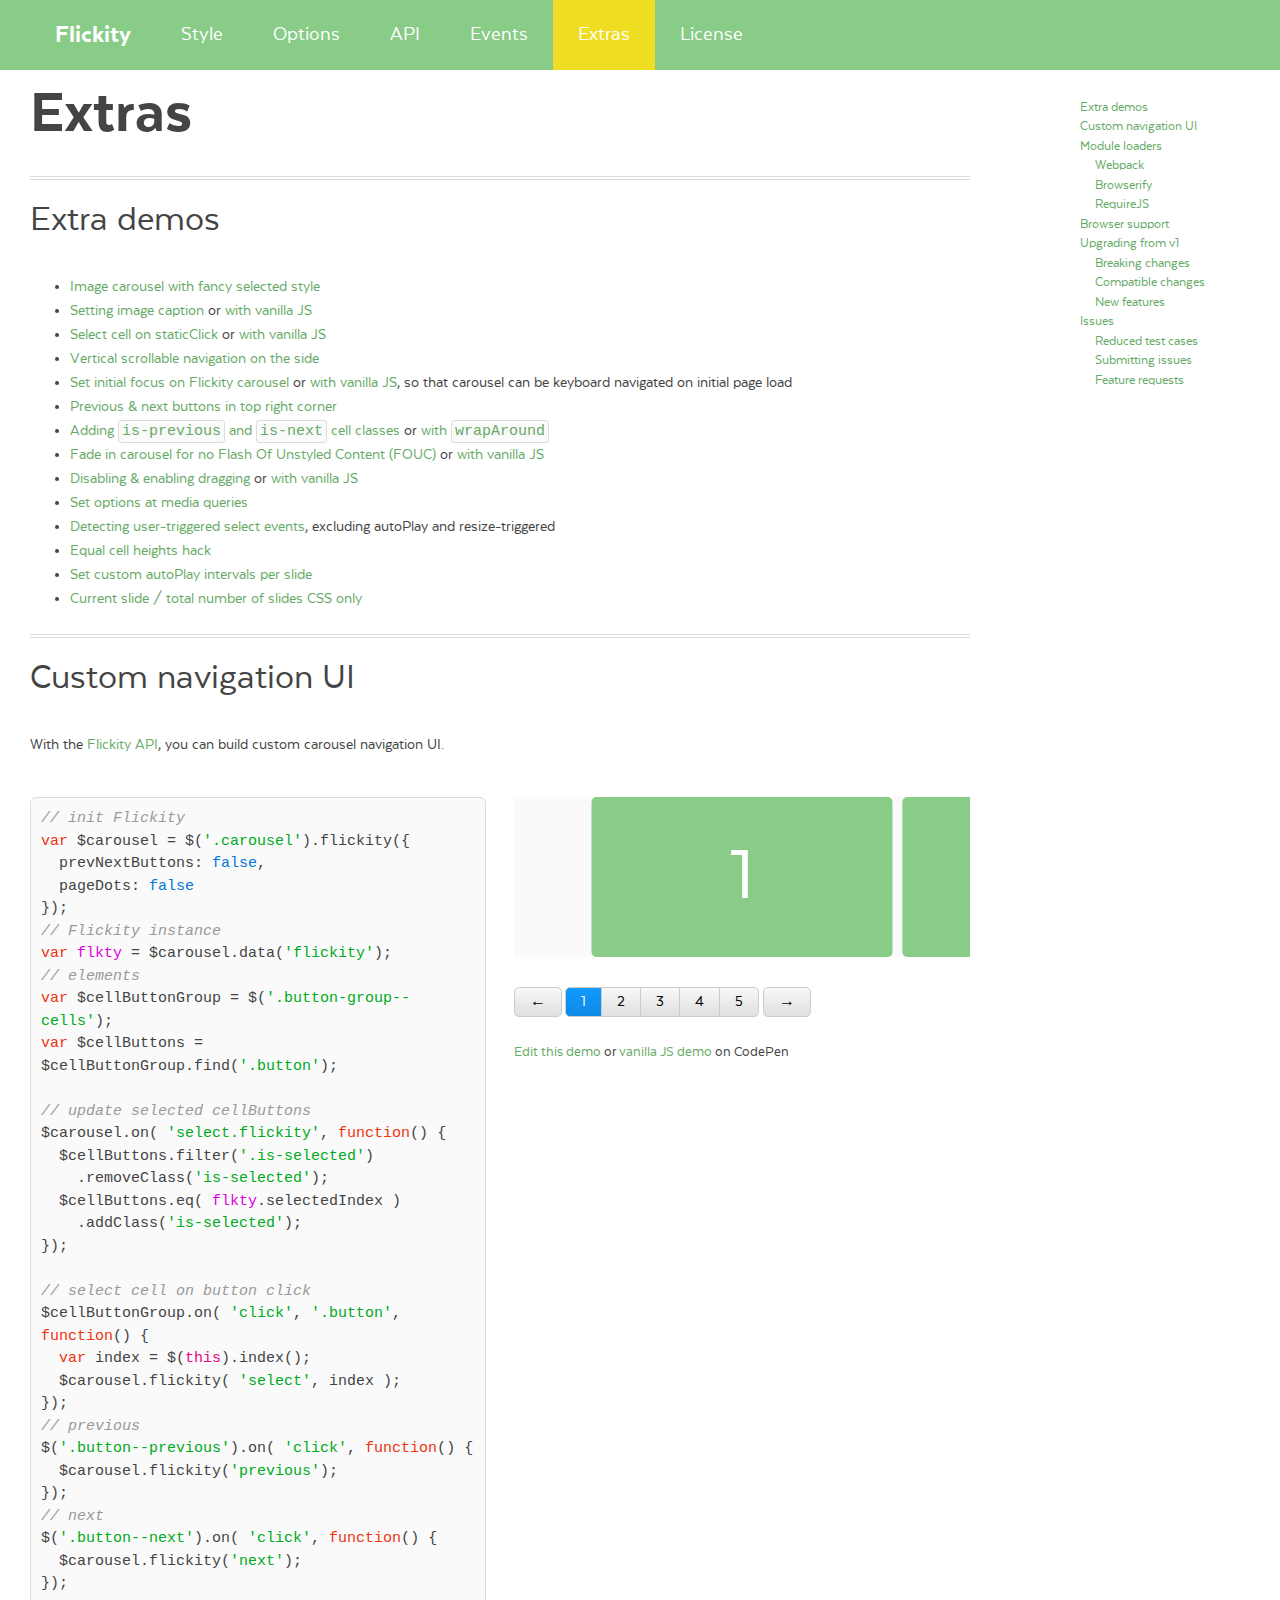
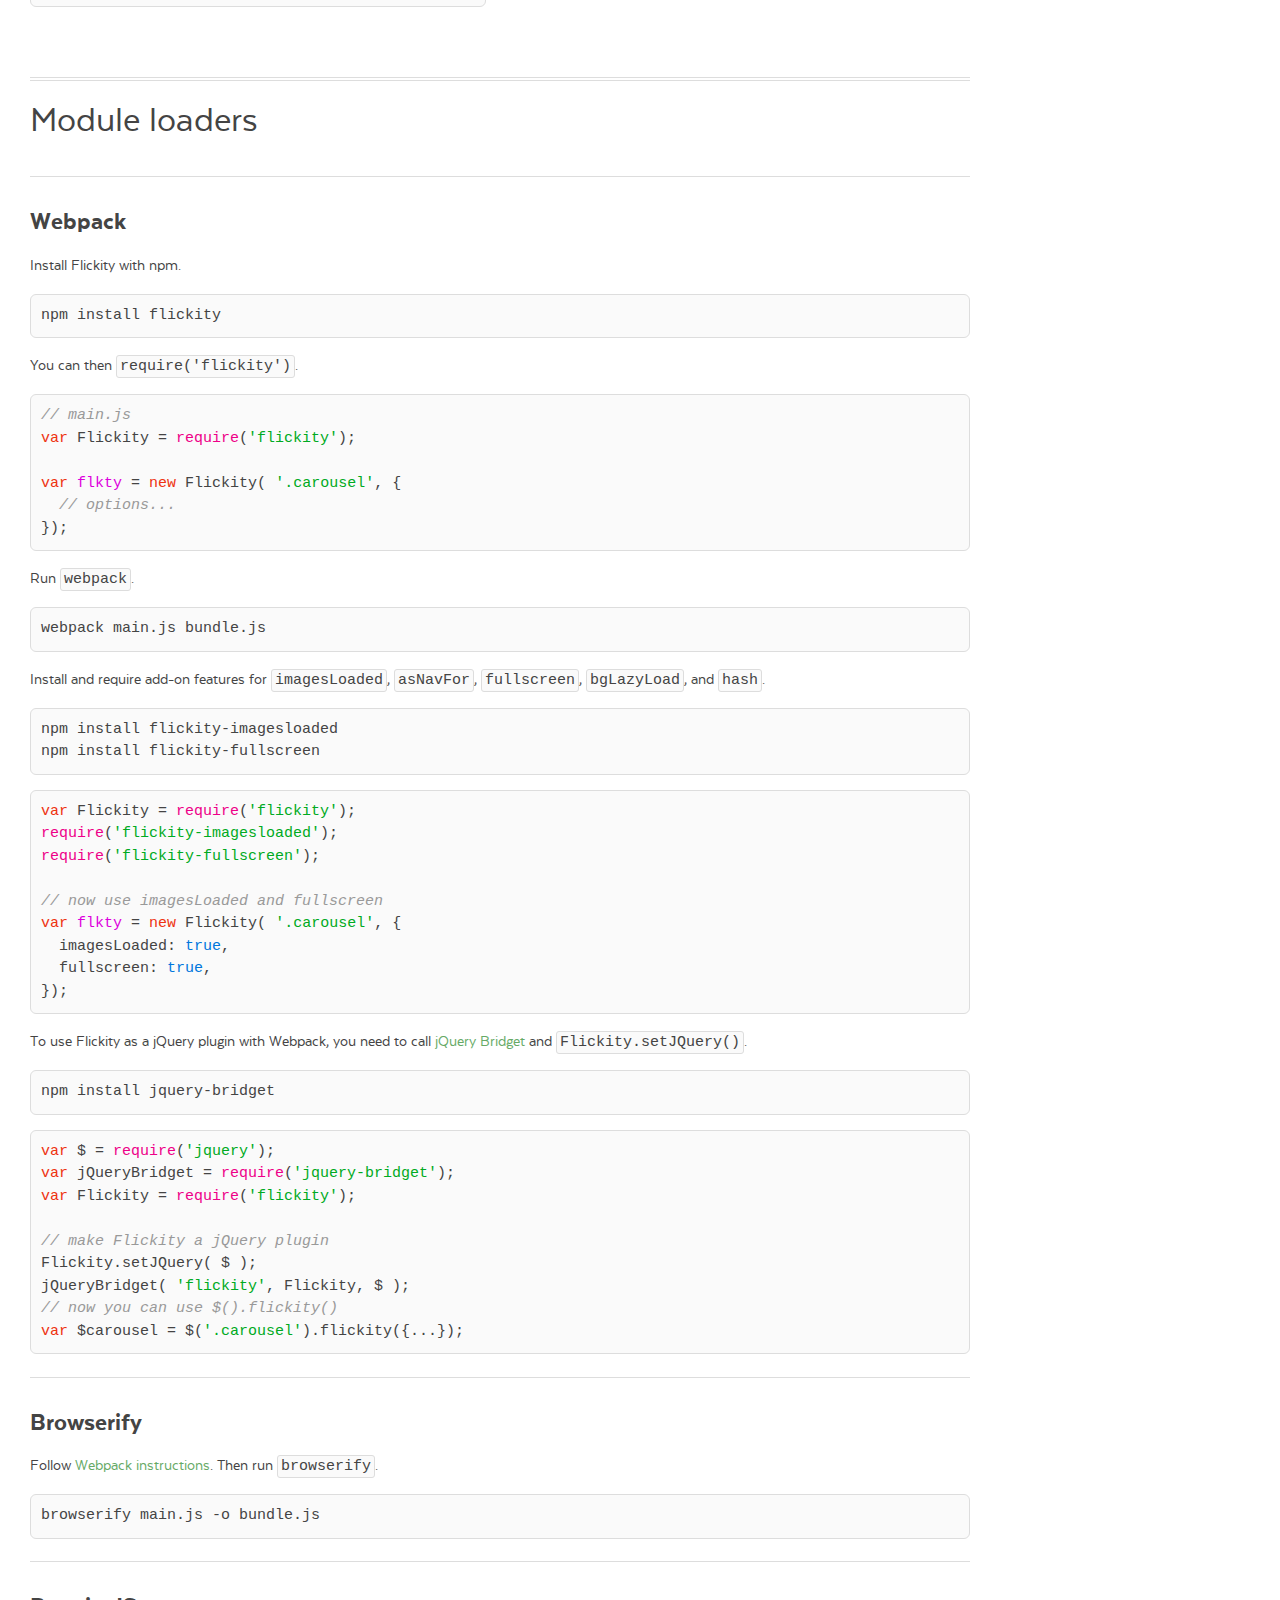
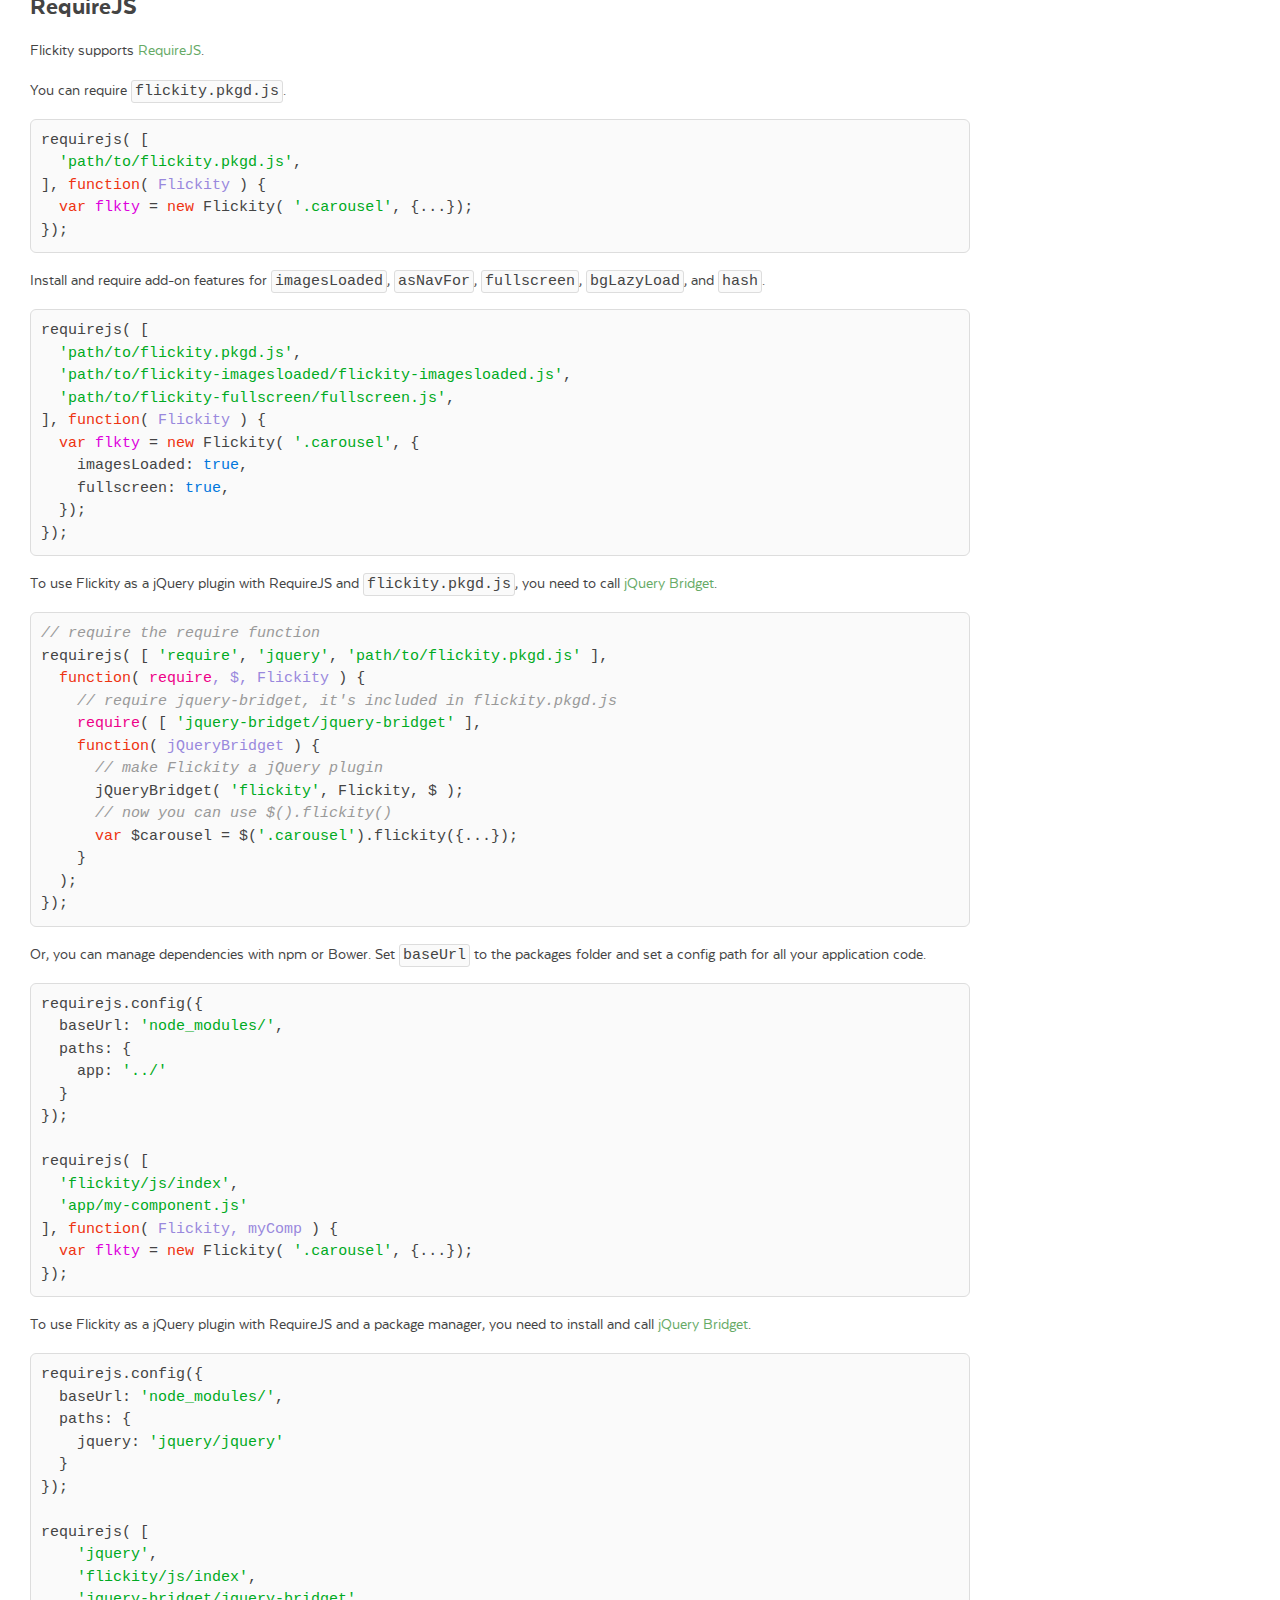
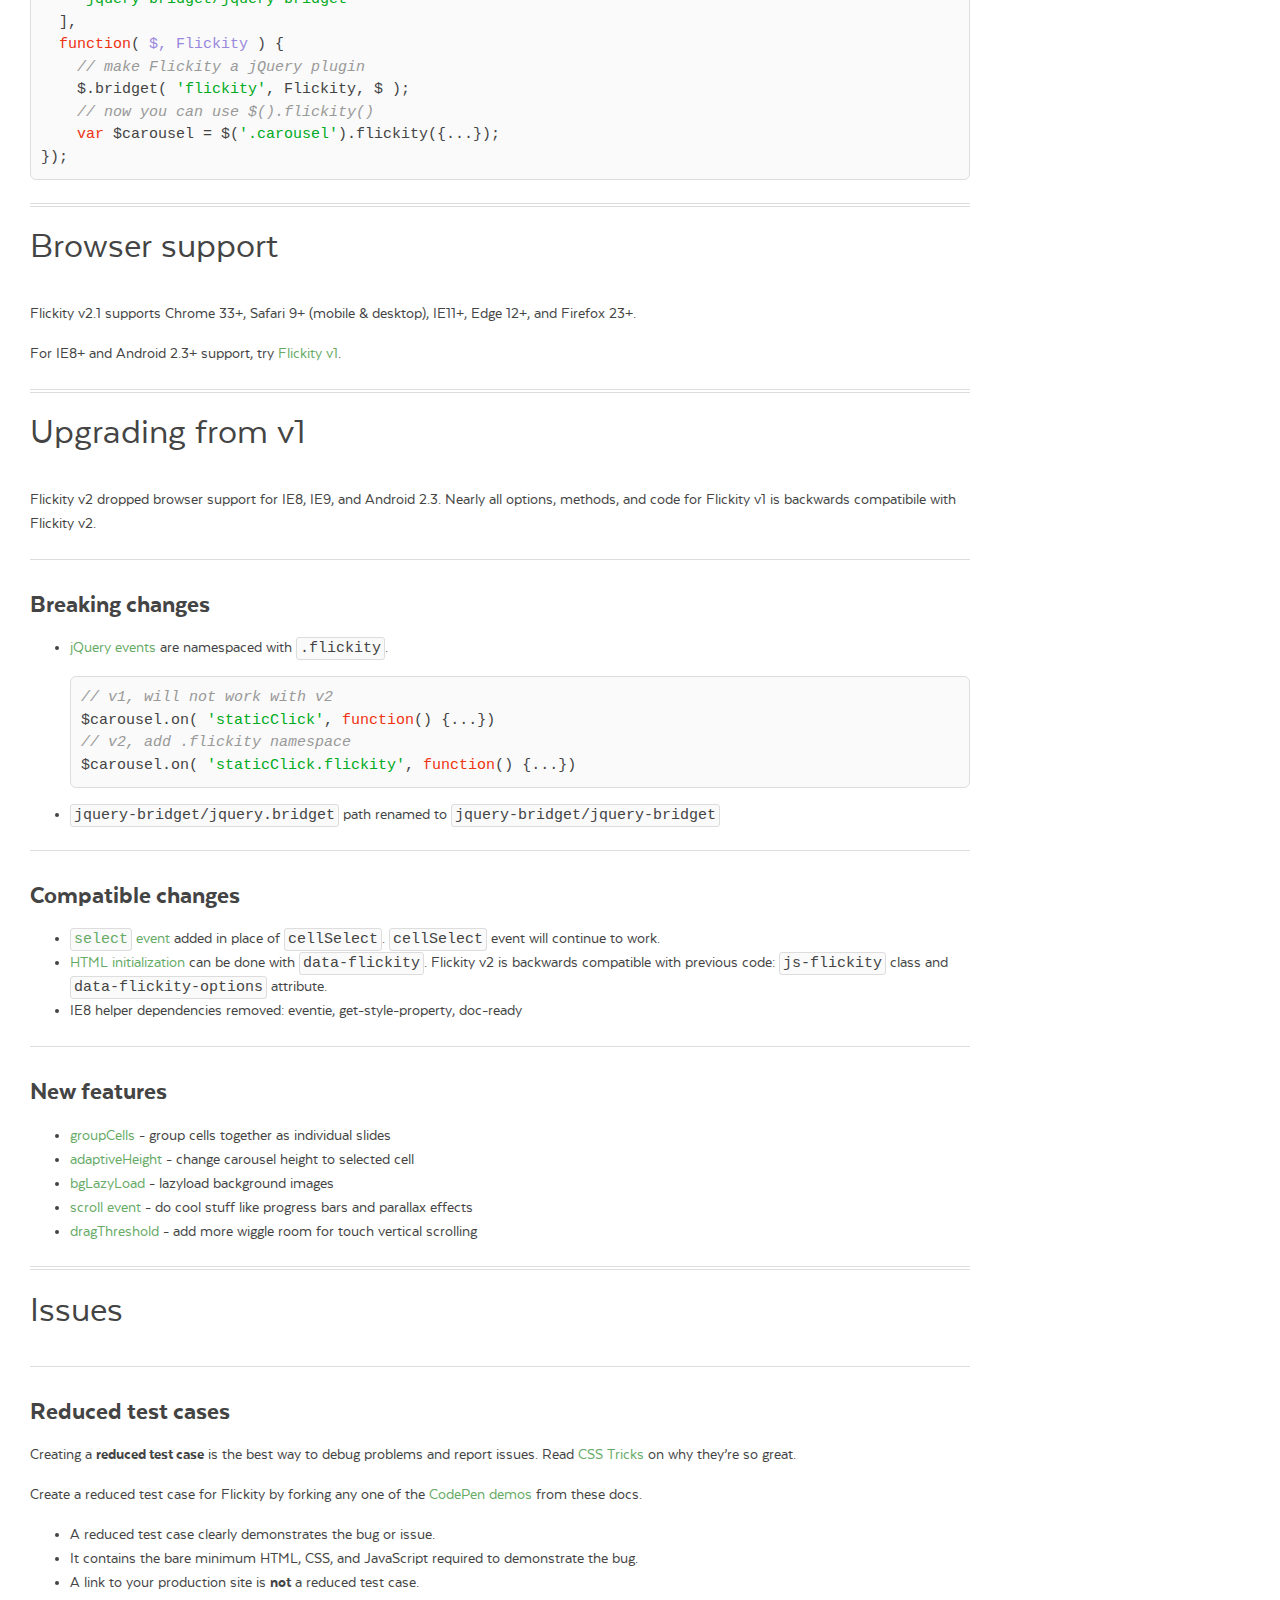
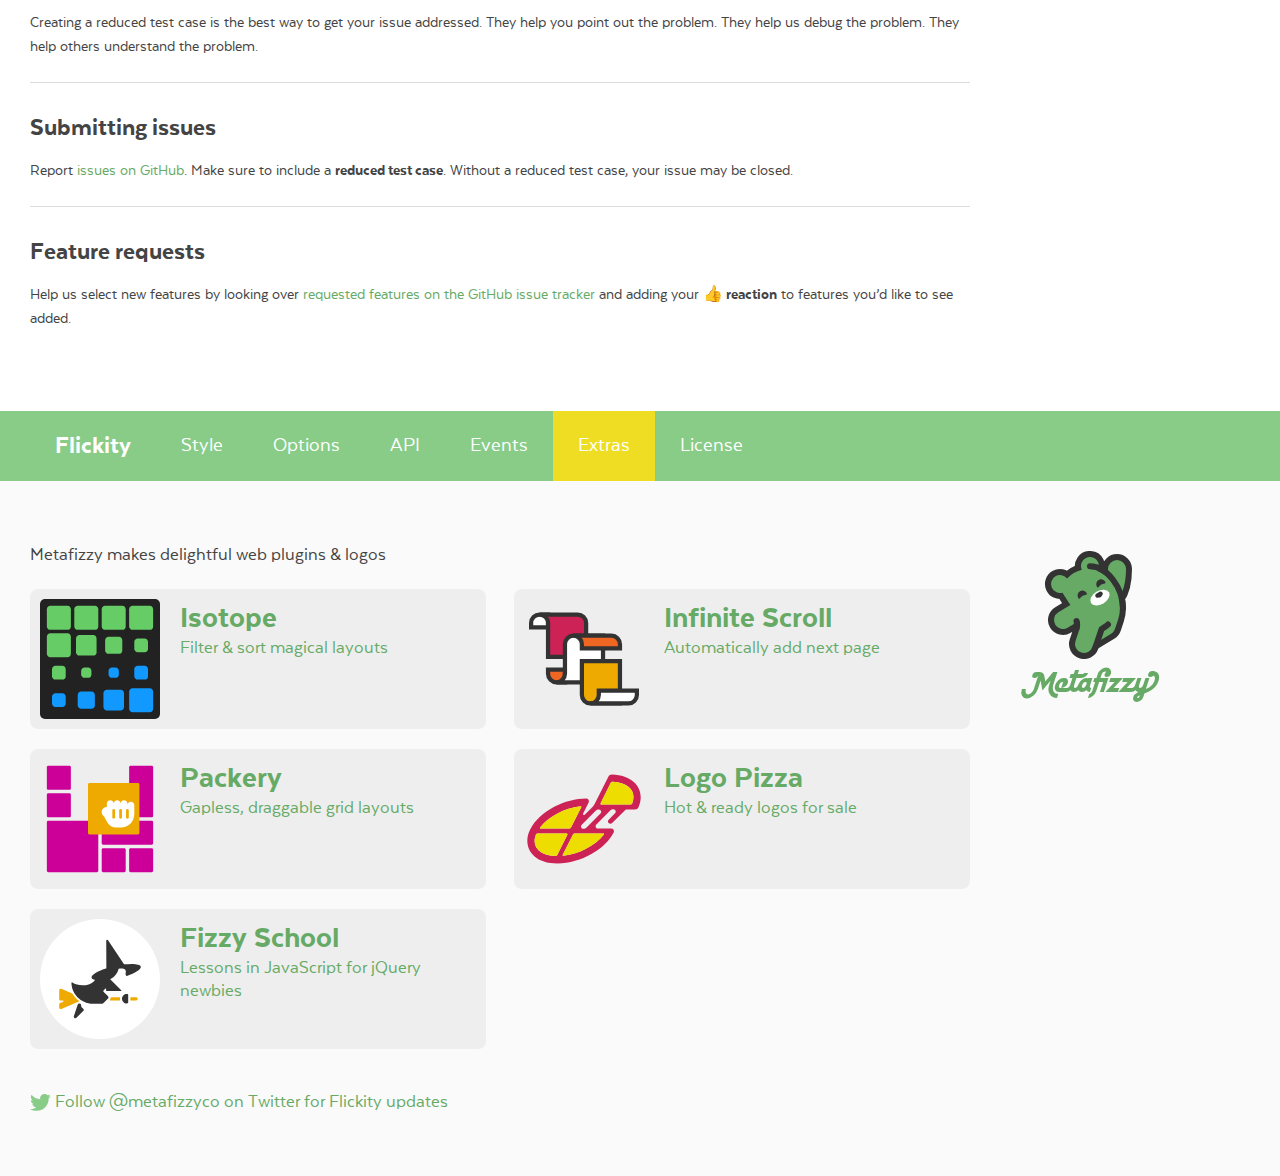
<file: docs/extras.html>
<!DOCTYPE html><html lang="en" class="export"><head>
  <meta charset="utf-8">
  <meta name="description" content="Touch, responsive, flickable carousels">
  <meta name="viewport" content="width=device-width">

  <title>Flickity · Extras</title>

    <link rel="stylesheet" href="css/flickity-docs.css?6" media="screen">

  <meta name="twitter:card" content="summary">
  <meta name="twitter:site" content="@metafizzyco">
  <meta name="twitter:url" content="https://flickity.metafizzy.co/extras.html">
  <meta name="twitter:title" content="Flickity Extras">
  <meta name="twitter:description" content="Touch, responsive, flickable carousels">

</head>
<body class="page--extras">


<nav class="site-nav">
  <div class="container">
    <ul class="site-nav__list">
      <li class="site-nav__item site-nav__item--homepage"><a href=".">Flickity</a></li>
      <li class="site-nav__item site-nav__item--style"><a href="style.html">Style</a></li>
      <li class="site-nav__item site-nav__item--options"><a href="options.html">Options</a></li>
      <li class="site-nav__item site-nav__item--api"><a href="api.html">API</a></li>
      <li class="site-nav__item site-nav__item--events"><a href="events.html">Events</a></li>
      <li class="site-nav__item site-nav__item--extras"><a href="extras.html">Extras</a></li>
      <li class="site-nav__item site-nav__item--license"><a href="license.html">License</a></li>
    </ul>
  </div>
</nav>


<div class="main">
  <div class="container">
      <h1 class="page-title">Extras</h1>


    <ul class="page-nav" data-js="page-nav">
<li class="page-nav__item page-nav__item--h2"><a href="#extra-demos">Extra demos</a></li>
<li class="page-nav__item page-nav__item--h2"><a href="#custom-navigation-ui">Custom navigation UI</a></li>
<li class="page-nav__item page-nav__item--h2"><a href="#module-loaders">Module loaders</a></li>
<li class="page-nav__item page-nav__item--h3"><a href="#webpack">Webpack</a></li>
<li class="page-nav__item page-nav__item--h3"><a href="#browserify">Browserify</a></li>
<li class="page-nav__item page-nav__item--h3"><a href="#requirejs">RequireJS</a></li>
<li class="page-nav__item page-nav__item--h2"><a href="#browser-support">Browser support</a></li>
<li class="page-nav__item page-nav__item--h2"><a href="#upgrading-from-v1">Upgrading from v1</a></li>
<li class="page-nav__item page-nav__item--h3"><a href="#breaking-changes">Breaking changes</a></li>
<li class="page-nav__item page-nav__item--h3"><a href="#compatible-changes">Compatible changes</a></li>
<li class="page-nav__item page-nav__item--h3"><a href="#new-features">New features</a></li>
<li class="page-nav__item page-nav__item--h2"><a href="#issues">Issues</a></li>
<li class="page-nav__item page-nav__item--h3"><a href="#reduced-test-cases">Reduced test cases</a></li>
<li class="page-nav__item page-nav__item--h3"><a href="#submitting-issues">Submitting issues</a></li>
<li class="page-nav__item page-nav__item--h3"><a href="#feature-requests">Feature requests</a></li>
</ul>



<h2 id="extra-demos">Extra demos</h2>

<ul>
  <li><a href="https://codepen.io/desandro/full/jEpxqJ">Image carousel with fancy selected style</a></li>
  <li>
    <a href="https://codepen.io/desandro/pen/dPdVNM">Setting image caption</a> or
    <a href="https://codepen.io/desandro/pen/OPQxpO">with vanilla JS</a>
  </li>
  <li>
    <a href="https://codepen.io/desandro/pen/pvxONO">Select cell on staticClick</a> or
    <a href="https://codepen.io/desandro/pen/OPBoWx">with vanilla JS</a>
  </li>
  <li><a href="https://codepen.io/desandro/pen/dMjbjR">Vertical scrollable navigation on the side</a></li>
  <li>
    <a href="https://codepen.io/desandro/pen/VYVEbM">Set initial focus on Flickity carousel</a> or
    <a href="https://codepen.io/desandro/pen/JoemRR">with vanilla JS</a>,
    so that carousel can be keyboard navigated on initial page load
  </li>
  <li><a href="https://codepen.io/desandro/pen/LVVqBR">Previous &amp; next buttons in top right corner</a></li>
  <li>
    <a href="https://codepen.io/desandro/pen/MagWrN">Adding <code>is-previous</code> and <code>is-next</code> cell classes</a> or
    <a href="https://codepen.io/desandro/pen/wWQQwN">with <code>wrapAround</code></a>
  </li>
  <li><a href="https://codepen.io/desandro/pen/KVwVqa/">Fade in carousel for no Flash Of Unstyled Content (FOUC)</a> or
    <a href="https://codepen.io/desandro/pen/JGoGpm">with vanilla JS</a>
  </li>
  <li><a href="https://codepen.io/desandro/pen/xZWqWM/">Disabling &amp; enabling dragging</a>
    or <a href="https://codepen.io/desandro/pen/adYJEQ/">with vanilla JS</a></li>
  <li><a href="https://codepen.io/desandro/pen/xVBpqG">Set options at media queries</a></li>
  <li><a href="https://codepen.io/desandro/pen/EWbqxa/">Detecting user-triggered select events</a>, excluding autoPlay and resize-triggered</li>
  <li><a href="https://codepen.io/desandro/pen/ZXEGVq">Equal cell heights hack</a></li>
  <li><a href="https://codepen.io/desandro/pen/gvKKrN/">Set custom autoPlay intervals per slide</a></li>
  <li><a href="https://codepen.io/grimcap/pen/XWbdjWa">Current slide / total number of slides CSS only</a></li>
</ul>


<h2 id="custom-navigation-ui">Custom navigation UI</h2>

<p>With the <a href="api.html">Flickity API</a>, you can build custom carousel navigation UI.</p>

<div class="example duo">
  <div class="example__code duo__cell">
<pre><code class="js"><span class="comment">// init Flickity</span>
<span class="keyword">var</span> $carousel = $(<span class="string">'.carousel'</span>).flickity({
  <span class="attr">prevNextButtons</span>: <span class="literal">false</span>,
  <span class="attr">pageDots</span>: <span class="literal">false</span>
});
<span class="comment">// Flickity instance</span>
<span class="keyword">var</span> <span class="flickity_var">flkty</span> = $carousel.data(<span class="string">'flickity'</span>);
<span class="comment">// elements</span>
<span class="keyword">var</span> $cellButtonGroup = $(<span class="string">'.button-group--cells'</span>);
<span class="keyword">var</span> $cellButtons = $cellButtonGroup.find(<span class="string">'.button'</span>);

<span class="comment">// update selected cellButtons</span>
$carousel.on( <span class="string">'select.flickity'</span>, <span class="function"><span class="keyword">function</span>(<span class="params"></span>) </span>{
  $cellButtons.filter(<span class="string">'.is-selected'</span>)
    .removeClass(<span class="string">'is-selected'</span>);
  $cellButtons.eq( <span class="flickity_var">flkty</span>.selectedIndex )
    .addClass(<span class="string">'is-selected'</span>);
});

<span class="comment">// select cell on button click</span>
$cellButtonGroup.on( <span class="string">'click'</span>, <span class="string">'.button'</span>, <span class="function"><span class="keyword">function</span>(<span class="params"></span>) </span>{
  <span class="keyword">var</span> index = $(<span class="built_in">this</span>).index();
  $carousel.flickity( <span class="string">'select'</span>, index );
});
<span class="comment">// previous</span>
$(<span class="string">'.button--previous'</span>).on( <span class="string">'click'</span>, <span class="function"><span class="keyword">function</span>(<span class="params"></span>) </span>{
  $carousel.flickity(<span class="string">'previous'</span>);
});
<span class="comment">// next</span>
$(<span class="string">'.button--next'</span>).on( <span class="string">'click'</span>, <span class="function"><span class="keyword">function</span>(<span class="params"></span>) </span>{
  $carousel.flickity(<span class="string">'next'</span>);
});
</code></pre>
  </div>
  <div class="example__demo duo__cell" data-js="custom-nav">
    <div class="carousel">
      <div class="carousel-cell"></div>
      <div class="carousel-cell"></div>
      <div class="carousel-cell"></div>
      <div class="carousel-cell"></div>
      <div class="carousel-cell"></div>
    </div>
    <div class="button-row button-row--centered">
      <button class="button button--previous">←</button>
      <div class="button-group button-group--cells button-group--inline">
        <button class="button is-selected">1</button>
        <button class="button">2</button>
        <button class="button">3</button>
        <button class="button">4</button>
        <button class="button">5</button>
      </div>
      <button class="button button--next">→</button>
    </div>
    <p class="edit-demo">
        <a href="https://codepen.io/desandro/pen/jEZwxb">Edit this demo</a>
        or <a href="https://codepen.io/desandro/pen/emVRjv">vanilla JS demo</a> on CodePen
    </p>
  </div>
</div>


<h2 id="module-loaders">Module loaders</h2>


<h3 id="webpack">Webpack</h3>

<p>Install Flickity with npm.</p>

<pre><code class="bash">npm install flickity
</code></pre>

<p>You can then <code>require('flickity')</code>.</p>

<pre><code class="js"><span class="comment">// main.js</span>
<span class="keyword">var</span> <span class="flickity_keyword">Flickity</span> = <span class="built_in">require</span>(<span class="string">'flickity'</span>);

<span class="keyword">var</span> <span class="flickity_var">flkty</span> = <span class="keyword">new</span> <span class="flickity_keyword">Flickity</span>( <span class="string">'.carousel'</span>, {
  <span class="comment">// options...</span>
});
</code></pre>

<p>Run <code>webpack</code>.</p>

<pre><code class="bash">webpack main.js bundle.js
</code></pre>

<p>Install and require add-on features for <code>imagesLoaded</code>, <code>asNavFor</code>, <code>fullscreen</code>, <code>bgLazyLoad</code>, and <code>hash</code>.</p>

<pre><code class="bash">npm install flickity-imagesloaded
npm install flickity-fullscreen
</code></pre>

<pre><code class="js"><span class="keyword">var</span> <span class="flickity_keyword">Flickity</span> = <span class="built_in">require</span>(<span class="string">'flickity'</span>);
<span class="built_in">require</span>(<span class="string">'flickity-imagesloaded'</span>);
<span class="built_in">require</span>(<span class="string">'flickity-fullscreen'</span>);

<span class="comment">// now use imagesLoaded and fullscreen</span>
<span class="keyword">var</span> <span class="flickity_var">flkty</span> = <span class="keyword">new</span> <span class="flickity_keyword">Flickity</span>( <span class="string">'.carousel'</span>, {
  <span class="attr">imagesLoaded</span>: <span class="literal">true</span>,
  <span class="attr">fullscreen</span>: <span class="literal">true</span>,
});
</code></pre>

<p>To use Flickity as a jQuery plugin with Webpack, you need to call <a href="https://www.npmjs.com/package/jquery-bridget">jQuery Bridget</a> and <code>Flickity.setJQuery()</code>.</p>

<pre><code class="bash">npm install jquery-bridget
</code></pre>

<pre><code class="js"><span class="keyword">var</span> $ = <span class="built_in">require</span>(<span class="string">'jquery'</span>);
<span class="keyword">var</span> jQueryBridget = <span class="built_in">require</span>(<span class="string">'jquery-bridget'</span>);
<span class="keyword">var</span> <span class="flickity_keyword">Flickity</span> = <span class="built_in">require</span>(<span class="string">'flickity'</span>);

<span class="comment">// make Flickity a jQuery plugin</span>
<span class="flickity_keyword">Flickity</span>.setJQuery( $ );
jQueryBridget( <span class="string">'flickity'</span>, <span class="flickity_keyword">Flickity</span>, $ );
<span class="comment">// now you can use $().flickity()</span>
<span class="keyword">var</span> $carousel = $(<span class="string">'.carousel'</span>).flickity({...});
</code></pre>


<h3 id="browserify">Browserify</h3>

<p>Follow <a href="#webpack">Webpack instructions</a>. Then run <code>browserify</code>.</p>

<pre><code class="bash">browserify main.js -o bundle.js
</code></pre>


<h3 id="requirejs">RequireJS</h3>

<p>Flickity supports <a href="http://requirejs.org/">RequireJS</a>.</p>

<p>You can require <code>flickity.pkgd.js</code>.</p>

<pre><code class="js">requirejs( [
  <span class="string">'path/to/flickity.pkgd.js'</span>,
], <span class="function"><span class="keyword">function</span>(<span class="params"> <span class="flickity_keyword">Flickity</span> </span>) </span>{
  <span class="keyword">var</span> <span class="flickity_var">flkty</span> = <span class="keyword">new</span> <span class="flickity_keyword">Flickity</span>( <span class="string">'.carousel'</span>, {...});
});
</code></pre>

<p>Install and require add-on features for <code>imagesLoaded</code>, <code>asNavFor</code>, <code>fullscreen</code>, <code>bgLazyLoad</code>, and <code>hash</code>.</p>

<pre><code class="js">requirejs( [
  <span class="string">'path/to/flickity.pkgd.js'</span>,
  <span class="string">'path/to/flickity-imagesloaded/flickity-imagesloaded.js'</span>,
  <span class="string">'path/to/flickity-fullscreen/fullscreen.js'</span>,
], <span class="function"><span class="keyword">function</span>(<span class="params"> <span class="flickity_keyword">Flickity</span> </span>) </span>{
  <span class="keyword">var</span> <span class="flickity_var">flkty</span> = <span class="keyword">new</span> <span class="flickity_keyword">Flickity</span>( <span class="string">'.carousel'</span>, {
    <span class="attr">imagesLoaded</span>: <span class="literal">true</span>,
    <span class="attr">fullscreen</span>: <span class="literal">true</span>,
  });
});
</code></pre>

<p>To use Flickity as a jQuery plugin with RequireJS and <code>flickity.pkgd.js</code>, you need to call <a href="https://www.npmjs.com/package/jquery-bridget">jQuery Bridget</a>.</p>

<pre><code class="js"><span class="comment">// require the require function</span>
requirejs( [ <span class="string">'require'</span>, <span class="string">'jquery'</span>, <span class="string">'path/to/flickity.pkgd.js'</span> ],
  <span class="function"><span class="keyword">function</span>(<span class="params"> <span class="built_in">require</span>, $, <span class="flickity_keyword">Flickity</span> </span>) </span>{
    <span class="comment">// require jquery-bridget, it's included in flickity.pkgd.js</span>
    <span class="built_in">require</span>( [ <span class="string">'jquery-bridget/jquery-bridget'</span> ],
    <span class="function"><span class="keyword">function</span>(<span class="params"> jQueryBridget </span>) </span>{
      <span class="comment">// make Flickity a jQuery plugin</span>
      jQueryBridget( <span class="string">'flickity'</span>, <span class="flickity_keyword">Flickity</span>, $ );
      <span class="comment">// now you can use $().flickity()</span>
      <span class="keyword">var</span> $carousel = $(<span class="string">'.carousel'</span>).flickity({...});
    }
  );
});
</code></pre>

<p>Or, you can manage dependencies with npm or Bower. Set <code>baseUrl</code> to the packages folder and set a config path for all your application code.</p>

<pre><code class="js">requirejs.config({
  <span class="attr">baseUrl</span>: <span class="string">'node_modules/'</span>,
  <span class="attr">paths</span>: {
    <span class="attr">app</span>: <span class="string">'../'</span>
  }
});

requirejs( [
  <span class="string">'flickity/js/index'</span>,
  <span class="string">'app/my-component.js'</span>
], <span class="function"><span class="keyword">function</span>(<span class="params"> <span class="flickity_keyword">Flickity</span>, myComp </span>) </span>{
  <span class="keyword">var</span> <span class="flickity_var">flkty</span> = <span class="keyword">new</span> <span class="flickity_keyword">Flickity</span>( <span class="string">'.carousel'</span>, {...});
});
</code></pre>

<p>To use Flickity as a jQuery plugin with RequireJS and a package manager, you need to install and call <a href="https://github.com/desandro/jquery-bridget">jQuery Bridget</a>.</p>

<pre><code class="js">requirejs.config({
  <span class="attr">baseUrl</span>: <span class="string">'node_modules/'</span>,
  <span class="attr">paths</span>: {
    <span class="attr">jquery</span>: <span class="string">'jquery/jquery'</span>
  }
});

requirejs( [
    <span class="string">'jquery'</span>,
    <span class="string">'flickity/js/index'</span>,
    <span class="string">'jquery-bridget/jquery-bridget'</span>
  ],
  <span class="function"><span class="keyword">function</span>(<span class="params"> $, <span class="flickity_keyword">Flickity</span> </span>) </span>{
    <span class="comment">// make Flickity a jQuery plugin</span>
    $.bridget( <span class="string">'flickity'</span>, <span class="flickity_keyword">Flickity</span>, $ );
    <span class="comment">// now you can use $().flickity()</span>
    <span class="keyword">var</span> $carousel = $(<span class="string">'.carousel'</span>).flickity({...});
});
</code></pre>


<h2 id="browser-support">Browser support</h2>

<p>Flickity v2.1 supports Chrome 33+, Safari 9+ (mobile &amp; desktop), IE11+, Edge 12+, and Firefox 23+.</p>

<p>For IE8+ and Android 2.3+ support, try <a href="http://flickity.metafizzy.co/v1/">Flickity v1</a>.</p>


<h2 id="upgrading-from-v1">Upgrading from v1</h2>

<p>Flickity v2 dropped browser support for IE8, IE9, and Android 2.3. Nearly all options, methods, and code for Flickity v1 is backwards compatibile with Flickity v2.</p>

<h3 id="breaking-changes">Breaking changes</h3>

<ul>
  <li>
    <p><a href="events.html">jQuery events</a> are namespaced with <code>.flickity</code>.</p>
<pre><code class="js"><span class="comment">// v1, will not work with v2</span>
$carousel.on( <span class="string">'staticClick'</span>, <span class="function"><span class="keyword">function</span>(<span class="params"></span>) </span>{...})
<span class="comment">// v2, add .flickity namespace</span>
$carousel.on( <span class="string">'staticClick.flickity'</span>, <span class="function"><span class="keyword">function</span>(<span class="params"></span>) </span>{...})
</code></pre>
  </li>
  <li><code>jquery-bridget/jquery.bridget</code> path renamed to <code>jquery-bridget/jquery-bridget</code></li>
</ul>

<h3 id="compatible-changes">Compatible changes</h3>

<ul>
  <li><a href="events.html#select"><code>select</code> event</a> added in place of <code>cellSelect</code>. <code>cellSelect</code> event will continue to work.</li>
  <li><a href="index.html#initialize-with-html">HTML initialization</a> can be done with <code>data-flickity</code>. Flickity v2 is backwards compatible with previous code: <code>js-flickity</code> class and <code>data-flickity-options</code> attribute.</li>
  <li>IE8 helper dependencies removed: eventie, get-style-property, doc-ready</li>
</ul>

<h3 id="new-features">New features</h3>

<ul>
  <li><a href="options.html#groupcells">groupCells</a> - group cells together as individual slides</li>
  <li><a href="options.html#adaptiveheight">adaptiveHeight</a> - change carousel height to selected cell</li>
  <li><a href="options.html#bglazyload">bgLazyLoad</a> - lazyload background images</li>
  <li><a href="events.html#scroll">scroll event</a> - do cool stuff like progress bars and parallax effects</li>
  <li><a href="options.html#dragthreshold">dragThreshold</a> - add more wiggle room for touch vertical scrolling</li>
</ul>


<h2 id="issues">Issues</h2>

<h3 id="reduced-test-cases">Reduced test cases</h3>

<p>Creating a <strong>reduced test case</strong> is the best way to debug problems and report issues. Read <a href="https://css-tricks.com/reduced-test-cases/">CSS Tricks</a> on why they’re so great.</p>

<p>Create a reduced test case for Flickity by forking any one of the <a href="https://codepen.io/desandro/pens/tags/?grid_type=list&amp;selected_tag=flickity-docs&amp;sort_order=asc">CodePen demos</a> from these docs.</p>

<ul>
  <li>A reduced test case clearly demonstrates the bug or issue.</li>
  <li>It contains the bare minimum HTML, CSS, and JavaScript required to demonstrate the bug.</li>
  <li>A link to your production site is <b>not</b> a reduced test case.</li>
</ul>

<p>Creating a reduced test case is the best way to get your issue addressed. They help you point out the problem. They help us debug the problem. They help others understand the problem.</p>


<h3 id="submitting-issues">Submitting issues</h3>

<p>Report <a href="https://github.com/metafizzy/flickity/issues/">issues on GitHub</a>. Make sure to include a <strong>reduced test case</strong>. Without a reduced test case, your issue may be closed.</p>


<h3 id="feature-requests">Feature requests</h3>

<p>Help us select new features by looking over <a href="https://github.com/metafizzy/flickity/labels/feature%20request">requested features on the GitHub issue tracker</a> and adding your <strong>👍 reaction</strong> to features you’d like to see added.</p>


  </div>
</div>

<nav class="site-nav">
  <div class="container">
    <ul class="site-nav__list">
      <li class="site-nav__item site-nav__item--homepage"><a href=".">Flickity</a></li>
      <li class="site-nav__item site-nav__item--style"><a href="style.html">Style</a></li>
      <li class="site-nav__item site-nav__item--options"><a href="options.html">Options</a></li>
      <li class="site-nav__item site-nav__item--api"><a href="api.html">API</a></li>
      <li class="site-nav__item site-nav__item--events"><a href="events.html">Events</a></li>
      <li class="site-nav__item site-nav__item--extras"><a href="extras.html">Extras</a></li>
      <li class="site-nav__item site-nav__item--license"><a href="license.html">License</a></li>
    </ul>
  </div>
</nav>

<footer class="site-footer">

  <div class="container">

    <p class="site-footer__copy">Metafizzy makes delightful web plugins &amp; logos</p>

    <div class="showcase">
    
      <ul class="showcase-item-list">
          <li class="showcase-item">
            <a class="showcase-item__link" href="https://isotope.metafizzy.co">
              <div class="showcase-item__image">
                  <svg class="isotope-illo" xmlns="http://www.w3.org/2000/svg" viewBox="0 0 350 350" width="100" height="100">
                    <path class="isotope-illo__color1" fill="#6C6" d="M80 170H30c-6 0-10-5-10-10v-50c0-6 5-10 10-10h50c6 0 10 5 10 10v50C90 166 86 170 80 170z"></path>
                    <path class="isotope-illo__color1" fill="#6C6" d="M80 90H30c-6 0-10-5-10-10V30c0-6 5-10 10-10h50c6 0 10 5 10 10v50C90 86 86 90 80 90z"></path>
                    <path class="isotope-illo__color1" fill="#6C6" d="M160 90h-50c-6 0-10-5-10-10V30c0-6 5-10 10-10h50c6 0 10 5 10 10v50C170 86 166 90 160 90z"></path>
                    <path class="isotope-illo__color1" fill="#6C6" d="M240 90h-50c-6 0-10-5-10-10V30c0-6 5-10 10-10h50c6 0 10 5 10 10v50C250 86 246 90 240 90z"></path>
                    <path class="isotope-illo__color1" fill="#6C6" d="M320 90h-50c-6 0-10-5-10-10V30c0-6 5-10 10-10h50c6 0 10 5 10 10v50C330 86 326 90 320 90z"></path>
                    <path class="isotope-illo__color1" fill="#6C6" d="M155 165h-40c-6 0-10-5-10-10v-40c0-6 5-10 10-10h40c6 0 10 5 10 10v40 C165 161 161 165 155 165z"></path>
                    <path class="isotope-illo__color1" fill="#6C6" d="M230 160h-30c-6 0-10-5-10-10v-30c0-6 5-10 10-10h30c6 0 10 5 10 10v30 C240 156 236 160 230 160z"></path>
                    <path class="isotope-illo__color1" fill="#6C6" d="M305 155h-20c-6 0-10-5-10-10v-20c0-6 5-10 10-10h20c6 0 10 5 10 10v20 C315 151 311 155 305 155z"></path>
                    <path class="isotope-illo__color1" fill="#6C6" d="M65 235H45c-6 0-10-5-10-10v-20c0-6 5-10 10-10h20c6 0 10 5 10 10v20C75 231 71 235 65 235z"></path>
                    <path class="isotope-illo__color1" fill="#6C6" d="M140 230h-10c-6 0-10-5-10-10v-10c0-6 5-10 10-10h10c6 0 10 5 10 10v10 C150 226 146 230 140 230z"></path>
                    <path class="isotope-illo__color2" fill="#19F" d="M305 235h-20c-6 0-10-5-10-10v-20c0-6 5-10 10-10h20c6 0 10 5 10 10v20 C315 231 311 235 305 235z"></path>
                    <path class="isotope-illo__color2" fill="#19F" d="M65 315H45c-6 0-10-5-10-10v-20c0-6 5-10 10-10h20c6 0 10 5 10 10v20C75 311 71 315 65 315z"></path>
                    <path class="isotope-illo__color2" fill="#19F" d="M150 320h-30c-6 0-10-5-10-10v-30c0-6 5-10 10-10h30c6 0 10 5 10 10v30 C160 316 156 320 150 320z"></path>
                    <path class="isotope-illo__color2" fill="#19F" d="M220 230h-10c-6 0-10-5-10-10v-10c0-6 5-10 10-10h10c6 0 10 5 10 10v10 C230 226 226 230 220 230z"></path>
                    <path class="isotope-illo__color2" fill="#19F" d="M235 325h-40c-6 0-10-5-10-10v-40c0-6 5-10 10-10h40c6 0 10 5 10 10v40 C245 321 241 325 235 325z"></path>
                    <path class="isotope-illo__color2" fill="#19F" d="M320 330h-50c-6 0-10-5-10-10v-50c0-6 5-10 10-10h50c6 0 10 5 10 10v50 C330 326 326 330 320 330z"></path>
                  </svg>
              </div>
              <div class="showcase-item__text">
                <h3 class="showcase-item__title">Isotope</h3>
                <p class="showcase-item__description">Filter &amp; sort magical layouts</p>
              </div>
            </a>
          </li>
    
          <li class="showcase-item">
            <a class="showcase-item__link" href="https://infinite-scroll.com">
              <div class="showcase-item__image">
                  <svg class="infinite-scroll-illo" xmlns="http://www.w3.org/2000/svg" viewBox="0 0 520 520" width="200" height="200">
                    <path class="infinite-scroll-illo__page infinite-scroll-illo__page--back" d="M90,110H10V90c0-22,18-40,40-40h40V110z"></path>
                    <path class="infinite-scroll-illo__page infinite-scroll-illo__page--front1" d="M270,90L270,90c0-22-18-40-40-40h0H50h0c22,0,40,18,40,40v0v0v160h180V90z"></path>
                    <path class="infinite-scroll-illo__page infinite-scroll-illo__page--front2" d="M170,330v-20H90v20v0c0,22,18,40,40,40h0h40V330z"></path>
                    <path class="infinite-scroll-illo__page infinite-scroll-illo__page--back" d="M350,150H210c-22,0-40,18-40,40v140v0c0,22-18,40-40,40h0h220V150z"></path>
                    <path class="infinite-scroll-illo__page infinite-scroll-illo__page--front3" d="M430,470V270H250v160c0,22,18,40,40,40H430z"></path>
                    <path class="infinite-scroll-illo__page infinite-scroll-illo__page--front2" d="M250,190v20h180v-20c0-22-18-40-40-40H210h0C232,150,250,168,250,190L250,190z"></path>
                    <path class="infinite-scroll-illo__page infinite-scroll-illo__page--back" d="M330,410v20v0c0,22-18,40-40,40h0h180c22,0,40-18,40-40v-20H330z"></path>
                  </svg>
              </div>
              <div class="showcase-item__text">
                <h3 class="showcase-item__title">Infinite Scroll</h3>
                <p class="showcase-item__description">Automatically add next page</p>
              </div>
            </a>
          </li>
    
    
          <li class="showcase-item">
            <a class="showcase-item__link" href="https://packery.metafizzy.co">
              <div class="showcase-item__image">
                  <svg class="packery-illo" xmlns="http://www.w3.org/2000/svg" viewBox="0 0 700 700" width="100" height="100">
                    <path class="packery-illo__item" fill="#C09" d="M172 180H48c-4 0-8-4-8-8V48c0-4 4-8 8-8h124c4 0 8 4 8 8v124C180 176 176 180 172 180z"></path>
                    <path class="packery-illo__item" fill="#C09" d="M172 340H48c-4 0-8-4-8-8V208c0-4 4-8 8-8h124c4 0 8 4 8 8v124C180 336 176 340 172 340z"></path>
                    <path class="packery-illo__item" fill="#C09" d="M492 660H368c-4 0-8-4-8-8V528c0-4 4-8 8-8h124c4 0 8 4 8 8v124C500 656 496 660 492 660z"></path>
                    <path class="packery-illo__item" fill="#C09" d="M652 660H528c-4 0-8-4-8-8V528c0-4 4-8 8-8h124c4 0 8 4 8 8v124C660 656 656 660 652 660z"></path>
                    <path class="packery-illo__item" fill="#C09" d="M652 500H368c-4 0-8-4-8-8V368c0-4 4-8 8-8h284c4 0 8 4 8 8v124C660 496 656 500 652 500z"></path>
                    <path class="packery-illo__item" fill="#C09" d="M332 660H48c-4 0-8-4-8-8V368c0-4 4-8 8-8h284c4 0 8 4 8 8v284C340 656 336 660 332 660z"></path>
                    <path class="packery-illo__item" fill="#C09" d="M652 340H528c-4 0-8-4-8-8V48c0-4 4-8 8-8h124c4 0 8 4 8 8v284C660 336 656 340 652 340z"></path>
                    <path class="packery-illo__draggie" fill="#EA0" d="M572 440H288c-4 0-8-4-8-8V148c0-4 4-8 8-8h284c4 0 8 4 8 8v284C580 436 576 440 572 440z"></path>
                    <g>
                      <path class="packery-illo__hand" fill="white" d="M530 250c-11 0-20 9-20 20v-10c0-11-9-20-20-20s-20 9-20 20c0-11-9-20-20-20s-20 9-20 20c0-11-9-20-20-20
                        s-20 9-20 20v20c-17 0-30 13-30 30c0 11 6 20 14 25l19 35c10 18 30 30 51 30h28
                        c43 0 78-35 78-78V270C550 259 541 250 530 250z"></path>
                      <line class="packery-illo__hand-line" stroke="#EA0" fill="none" stroke-width="16" stroke-linecap="round" x1="430" y1="300" x2="430" y2="340"></line>
                      <line class="packery-illo__hand-line" stroke="#EA0" fill="none" stroke-width="16" stroke-linecap="round" x1="470" y1="300" x2="470" y2="340"></line>
                      <line class="packery-illo__hand-line" stroke="#EA0" fill="none" stroke-width="16" stroke-linecap="round" x1="510" y1="300" x2="510" y2="340"></line>
                    </g>
                  </svg>
              </div>
              <div class="showcase-item__text">
                <h3 class="showcase-item__title">Packery</h3>
                <p class="showcase-item__description">Gapless, draggable grid layouts</p>
              </div>
            </a>
          </li>
    
          <li class="showcase-item">
            <a class="showcase-item__link" href="http://logo.pizza">
              <div class="showcase-item__image">
                  <svg class="logo-pizza-illo" xmlns="http://www.w3.org/2000/svg" viewBox="0 0 700 700" width="100" height="100">
                    <path class="logo-pizza-illo__outline" fill="#C25" d="M513 91c-9-0-17 5-21 12l-80 160c-3 5-6 10-11 15l-47 47
                      c-5 5-12-1-9-7l32-64c5-11-2-23-14-23h-0c-121 0-268 70-327 180
                      C-9 497 35 609 196 609c138 0 279-85 327-180v0c5-11-2-23-14-23h-77c-13 0-19-15-10-24
                      l81-81c5-5 11-8 18-8l0 0c13 0 19 15 10 24L494 354c-6 6-6 14 0 20c3 3 6 4 10 4
                      c4 0 7-1 10-4l80-80h53c9 0 17-5 21-13C707 190 656 97 513 91z M334 281l-59 117
                      c-2 5-7 8-13 8H97c-4 0-6-4-3-7c49-64 143-114 236-124C333 275 335 278 334 281z
                       M70 441c2-4 6-7 10-7h168c4 0 7 4 5 8l-59 118c-2 4-6 6-11 6
                      C106 565 38 521 70 441z M466 441c-49 64-143 114-236 124c-3 0-6-3-4-6l59-117
                      c2-5 7-8 13-8h166C466 434 468 438 466 441z M446 318l-81 81c-5 5-11 8-18 8l0 0
                      c-13 0-19-15-10-24l81-81c5-5 11-8 18-8l0 0C449 294 455 309 446 318z M447 258L506 139
                      c2-4 6-7 11-6c101 7 140 60 114 126c-2 4-6 7-10 7H452C448 266 445 262 447 258z"></path>
                    <path class="logo-pizza-illo__slice" fill="#ED0" d="M334 281l-59 117c-2 5-7 8-13 8H97c-4 0-6-4-3-7
                      c49-64 143-114 236-124C333 275 335 278 334 281z"></path>
                    <path class="logo-pizza-illo__slice" fill="#ED0" d="M70 441c2-4 6-7 10-7h168c4 0 7 4 5 8l-59 118c-2 4-6 6-11 6
                      C106 565 38 521 70 441z"></path>
                    <path class="logo-pizza-illo__slice" fill="#ED0" d="M466 441c-49 64-143 114-236 124c-3 0-6-3-4-6l59-117
                      c2-5 7-8 13-8h166C466 434 468 438 466 441z"></path>
                    <path class="logo-pizza-illo__slice" fill="#ED0" d="M447 258L506 139c2-4 6-7 11-6c101 7 140 60 114 126c-2 4-6 7-10 7H452
                      C448 266 445 262 447 258z"></path>
                  </svg>
              </div>
              <div class="showcase-item__text">
                <h3 class="showcase-item__title">Logo Pizza</h3>
                <p class="showcase-item__description">Hot &amp; ready logos for sale</p>
              </div>
            </a>
          </li>
    
          <li class="showcase-item">
            <a class="showcase-item__link" href="http://fizzy.school">
              <div class="showcase-item__image">
                  <svg class="witchie-logo" xmlns="http://www.w3.org/2000/svg" viewBox="0 0 1000 1000" width="200" height="200">
                    <circle class="witchie-logo__moon" fill="white" cx="500" cy="500" r="500"></circle>
                    <path class="witchie-logo__broom" fill="#EA0" d="M582 675a35 35 0 0 0 8-20 3 3 0 0 1 3-2h71a3 3 0 0 1 3 3 59 59 0 0 0 0 20 3 3 0 0 1-3 3h-79A3 3 0 0 1 582 675Zm219 4a13 13 0 0 0 13-14c-1-7-7-12-14-12h-44a3 3 0 0 0-3 3v21a3 3 0 0 0 3 3ZM299 660a203 203 0 0 1-27-36 8 8 0 0 0-4-3L178 582a13 13 0 0 0-18 12v77a8 8 0 0 0 8 8h22a5 5 0 0 1 2 10L164 703a8 8 0 0 0-4 7v28a13 13 0 0 0 18 12l146-63a3 3 0 0 0 1-5A197 197 0 0 1 299 660Z"></path>
                    <path class="witchie-logo__dress" fill="#333" d="M326 705h4a13 13 0 0 1 13 13v8a13 13 0 0 0 4 9l13 13a13 13 0 0 1 0 19l-56 56c-10 10-26-0-22-13L314 714A13 13 0 0 1 326 705Zm397-79c-27 0-47 26-37 54 3 7 11 16 17 19a42 42 0 0 0 19 5 38 38 0 0 0 7-1 8 8 0 0 0 6-8v-62a8 8 0 0 0-6-8 38 38 0 0 0-7-1M840 397c-3-15-33-23-77-23a521 521 0 0 0-59 4 5 5 0 0 1-5-2L567 177a8 8 0 0 0-7-4 8 8 0 0 0-8 8l1 227a5 5 0 0 1-4 5c-74 24-123 55-119 76 2 8 11 14 26 18a3 3 0 0 1 1 4l-11 11c-20 20-56 30-92 30-31 0-63-8-84-23a5 5 0 0 0-3-1 5 5 0 0 0-5 5c0 78 68 173 183 173h75a10 10 0 0 0 7-3l38-38a16 16 0 0 0 0-23l-34-34a10 10 0 0 1 0-14l15-15a3 3 0 0 1 5 2v15a5 5 0 0 0 5 5H674a4 4 0 0 0 3-7l-90-90a3 3 0 0 1 1-4c34-19 59-49 67-84a3 3 0 0 1 2-2c6-1 12-1 17-1 22 0 37 5 39 14 1 6 3 11 2 17-5 17 1 31 8 31a6 6 0 0 0 2-0C797 448 845 419 840 397Z"></path>
                  </svg>
              </div>
              <div class="showcase-item__text">
                <h3 class="showcase-item__title">Fizzy School</h3>
                <p class="showcase-item__description">Lessons in JavaScript for jQuery newbies</p>
              </div>
            </a>
          </li>
    
      </ul> 
    
    </div>

    <p class="site-footer__copy">
      <a href="https://twitter.com/metafizzyco">
        <svg class="twitter-logo" xmlns="http://www.w3.org/2000/svg" viewBox="0 0 512 512" width="30" height="30">
          <path d="M512 97c-19 8-39 14-60 16 22-13 38-34 46-58-20 12-43 21-67 25-19-19-46-32-77-32-58 0-117 52-102 129-87-4-165-46-216-110-24 40-19 107 32 140-17 0-33-5-48-13v1c0 51 36 93 84 103-15 4-34 5-47 2 13 42 52 72 98 73-47 36-96 49-155 44 46 30 102 47 161 47 197 0 306-168 299-312 20-15 38-34 52-55z"></path>
        </svg>
        Follow @metafizzyco on Twitter for Flickity updates
      </a>
    </p>

    <div class="mfzy-brand">
      <a class="mfzy-brand__link" href="https://metafizzy.co">
        <svg class="mfzy-logo" xmlns="http://www.w3.org/2000/svg" xmlns:xlink="http://www.w3.org/1999/xlink" viewBox="0 0 144 144" width="36" height="36">
          <title>Metafizzy logo</title>
          <defs>
            <path id="mfzy-logo__body" d="M 120 24 a 12 12 0 0 0-24 0 a 72 72 0 0 1 -1 11
              a 40 40 0 0 0 -13 -8.5 A 12 12 0 1 0 61.1 25.1 c -8 2 -14 6 -19.6 11.6 
              A 12 12 0 1 0 35.3 55.5 L 45.8 72.1 l -16 9.6 A 12 12 0 0 0 42.2 102.3
              L 58 92.8 a 20 20 0 0 1 -0.2 11.9 l -5.2 15.5 a 12 12 0 0 0 22.8 7.6
              l 1.1 -3.3 l 23.7 -14.2 a 12 12 0 0 0 5.2 -6.5 l 4 -12 A 50 50 0 0 0 111.9 76
              a 52 52 0 0 0 -1.6 -12.8 C 115 57 120 44 120 24Z"></path>
            <path id="mfzy-logo__eye" d="M 0 6.5 a 6.5 6.5 0 0 1 13 0 c 0 3.5 -3 0.5 -6.5 0.5 s -6.5 3 -6.5 -0.5 Z"></path>
            <clipPath id="mfzy-logo__body-clip">
              <use xlink:href="#mfzy-logo__body"></use>
            </clipPath>
          </defs>
          <use class="mfzy-logo__body-outline" xlink:href="#mfzy-logo__body" fill="#333" stroke="#333" stroke-width="16"></use>
          <use class="mfzy-logo__body-fill" xlink:href="#mfzy-logo__body"></use>
          <g class="mfzy-logo__stripes" clip-path="url(#mfzy-logo__body-clip)">
            <rect fill="#E62" x="16" width="120" height="138"></rect>
            <path fill="#C25" d="M96 24L16 72V0h80v24z"></path>
            <path fill="#EA0" d="M116 70L16 130v-26l95-57 5 23z"></path>
            <path fill="#19F" d="M136 138H16v-8l120-72v80z"></path>
          </g>
          <path class="mfzy-logo__cut-ins" stroke="#333" fill="none" stroke-linecap="round" stroke-linejoin="round" stroke-width="8" d="M 72 20.4 c 23 0 44 29 44 56
            M 54 103.4 a 16 16 0 0 0 0 -10
            M 96 98 c -2 2 -8 6 -8.5,6 l -8.4 25.1"></path>
          <g transform="translate(53 57) rotate(-31)">
            <ellipse class="mfzy-logo__snout" cx="25" cy="21" rx="14" ry="9" fill="#FFF"></ellipse>
            <use class="mfzy-logo__feature" xlink:href="#mfzy-logo__eye" fill="#333"></use>
            <use class="mfzy-logo__feature" xlink:href="#mfzy-logo__eye" fill="#333" transform="translate(29 0)"></use>
            <path class="mfzy-logo__feature" d="M 28.6 14 a 3 3 0 0 1 1.3 5.6 l -2.6 1.2 a 3 3 0 0 1 -2.6 0
              l -2.6 -1.2 a 3 3 0 0 1 1.3 -5.6 Z" fill="#333"></path>
          </g>
        </svg>
        <svg class="mfzy-wordmark" xmlns="http://www.w3.org/2000/svg" viewBox="0 0 280 80" fill="none" stroke="#333" width="140" height="40">
          <g transform="skewX(-18)">
            <path stroke-width="8" d="M38 20h6c4 0 7 2 9 6l9 18l12-24h2v22
            a20 22 0 0 0 20 22M48 22v28a12 15 0 0 1-24 0M98 44a6 6 0 0 0 0-12h-2
            a8 10 0 0 0 0 20h14a8 10 0 0 0 8-10M118 12v30a8 10 0 0 0 16 0M150 36
            q-4-4-8-4a8 10 0 1 0 8 10m0-14v14a8 10 0 0 0 8 10M184 20a9 9 0 0 0-18 0
            v34a8 10 0 0 1-8 10M158 32h24v24M190 32h18l-12 20h18M216 32h18l-12 20h18
            a8 10 0 0 0 8-10m0-14v14a8 10 0 0 0 16 0m0-14v38a6 6 0 0 1-12 0
            c0-12 32-8 32-32c0-10-6-16-15-16M108 24h24a6 6 0 0 0 6-6M102 38h-4"></path>
            <g stroke-width="6">
              <circle cx="38" cy="22" r="3"></circle>
              <circle cx="182" cy="20" r="3"></circle>
              <circle cx="269" cy="20" r="3"></circle>
            </g>
          </g>
        </svg>
      </a>
    </div>

  </div>

</footer>

  <script src="js/flickity-docs.min.js?2"></script>




</body></html>
</file>
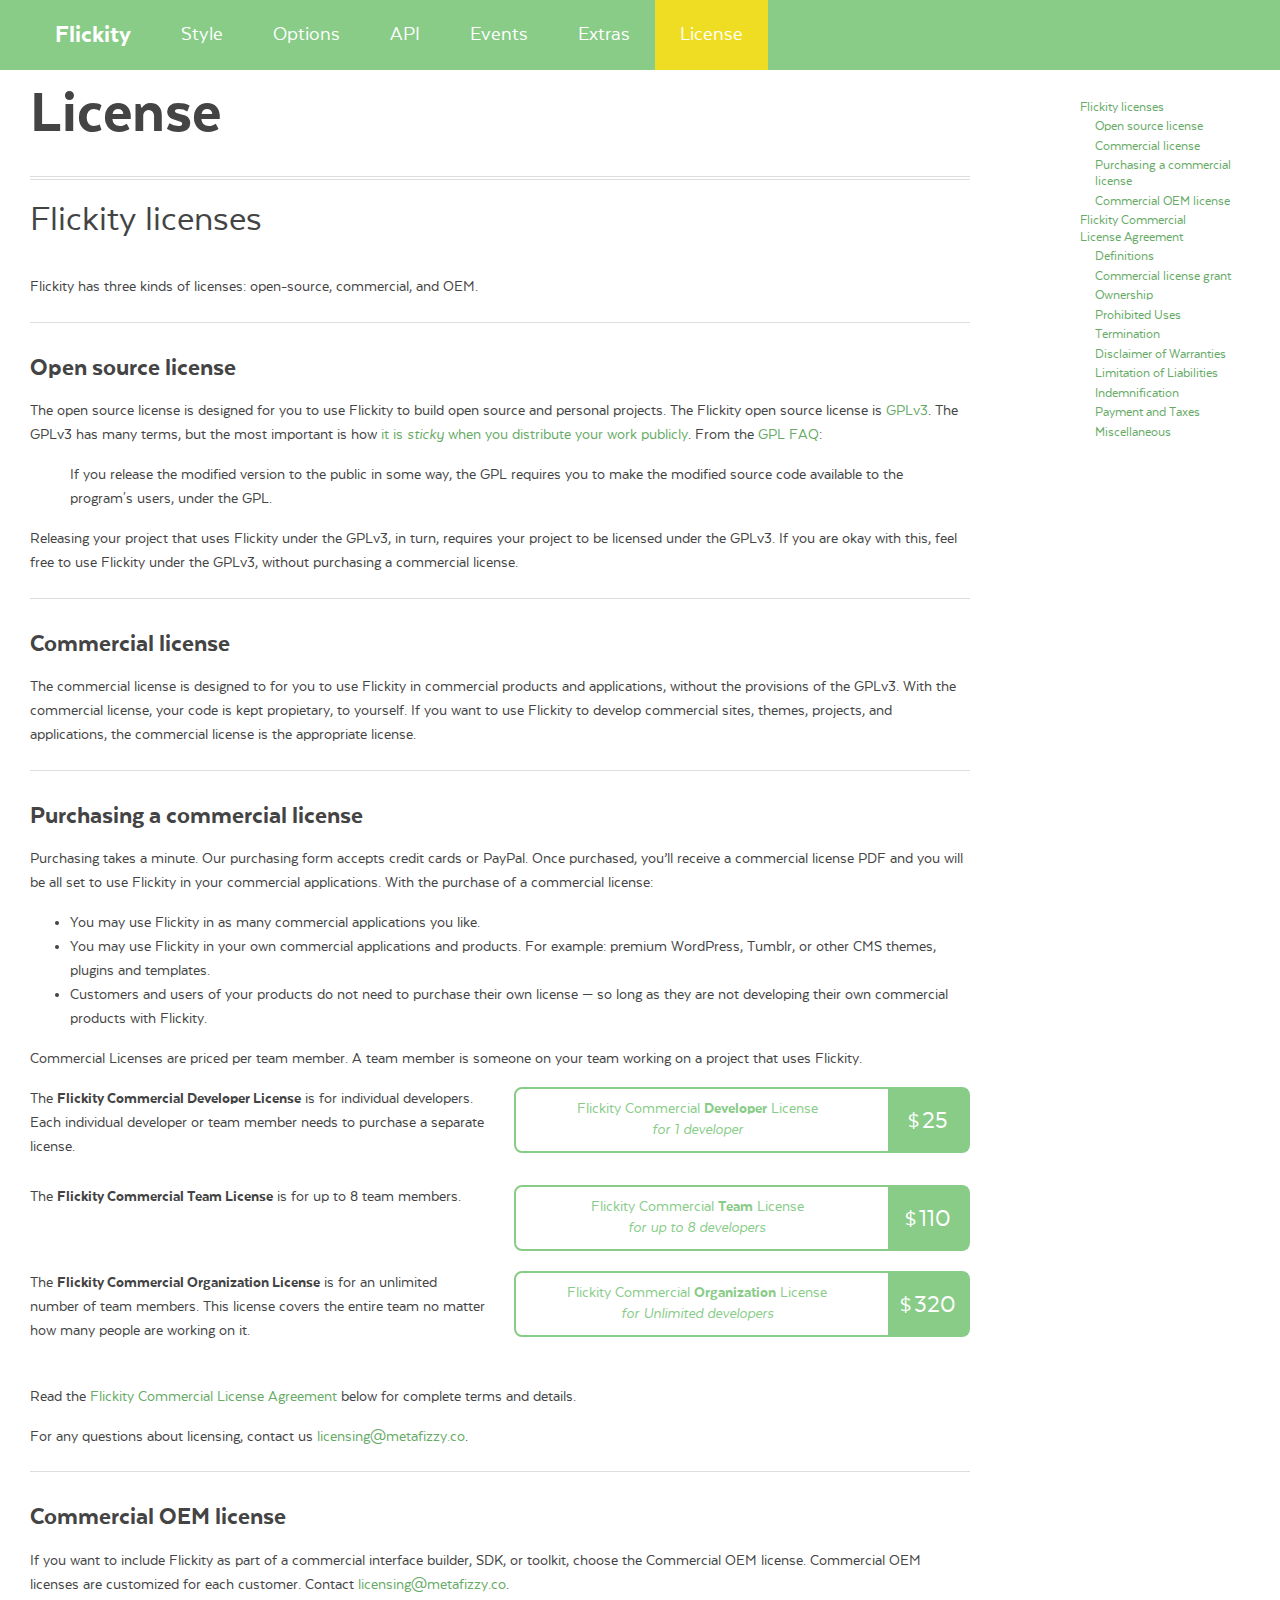
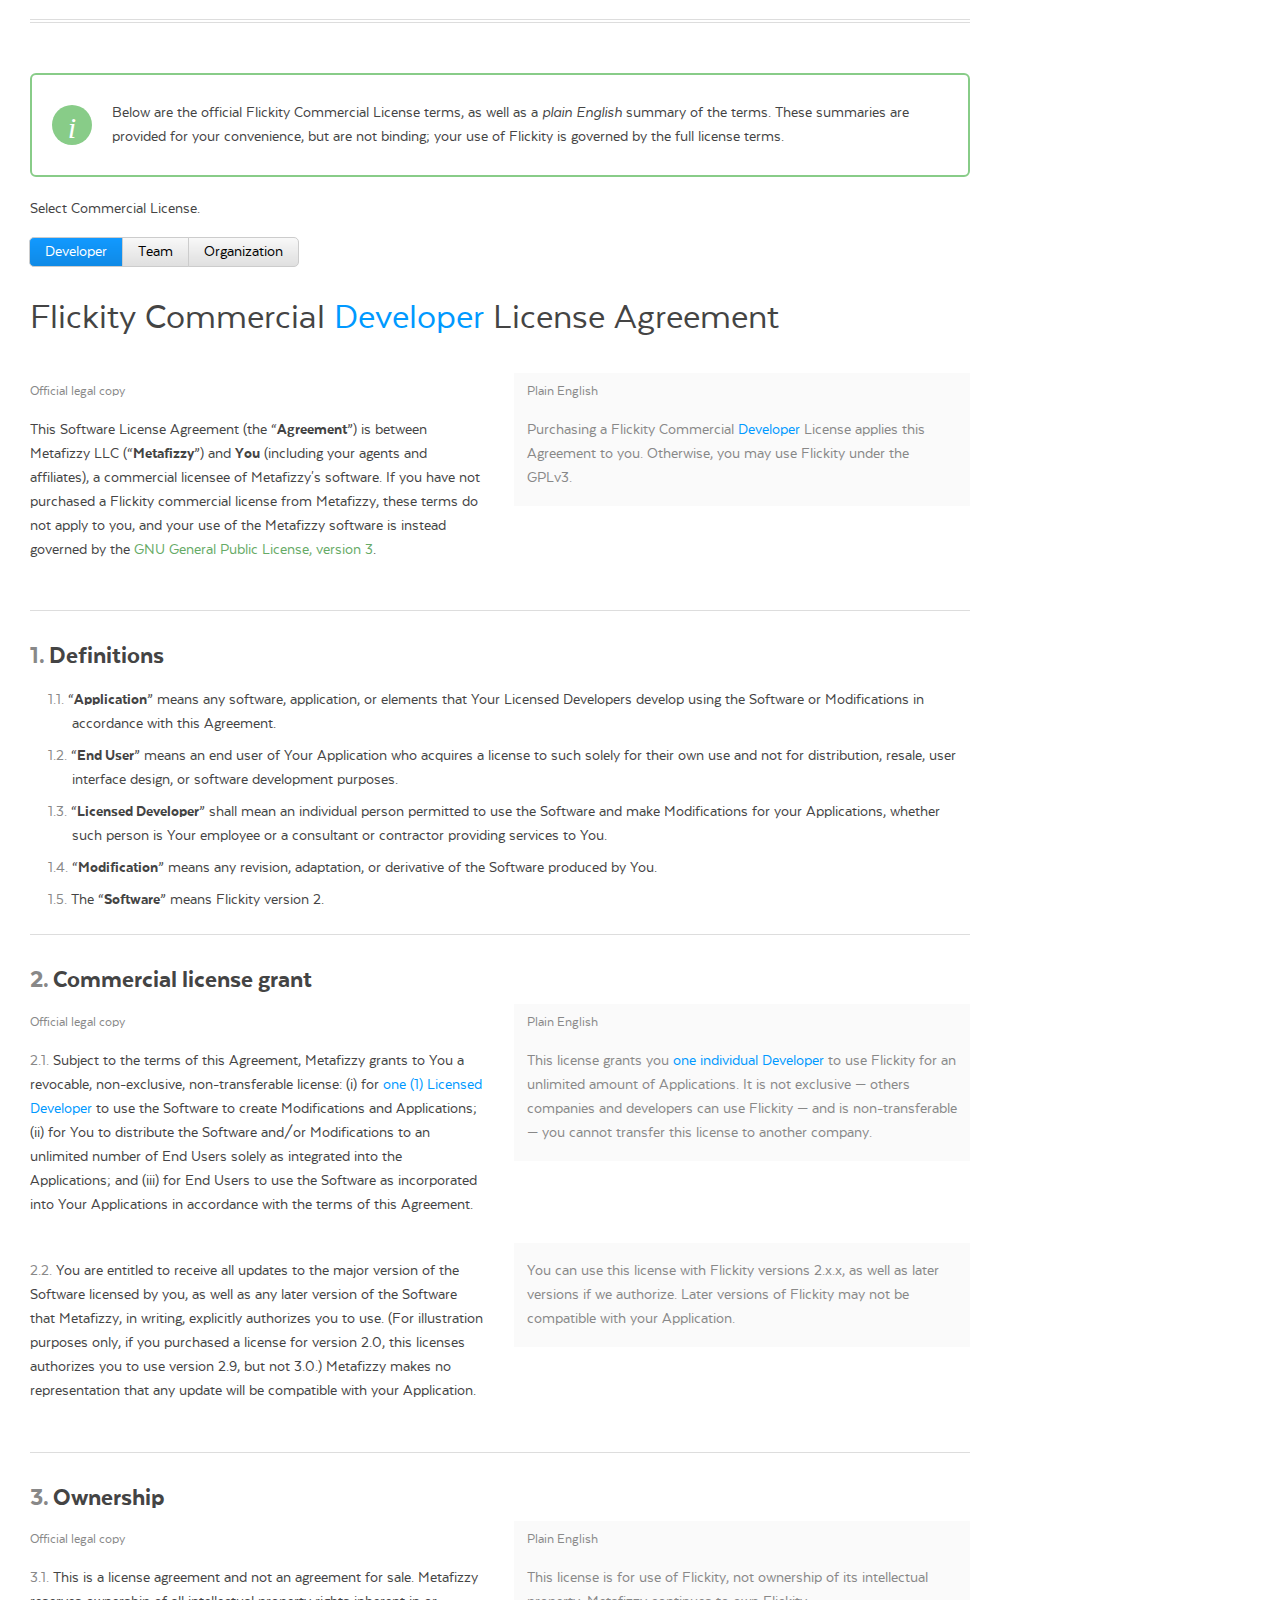
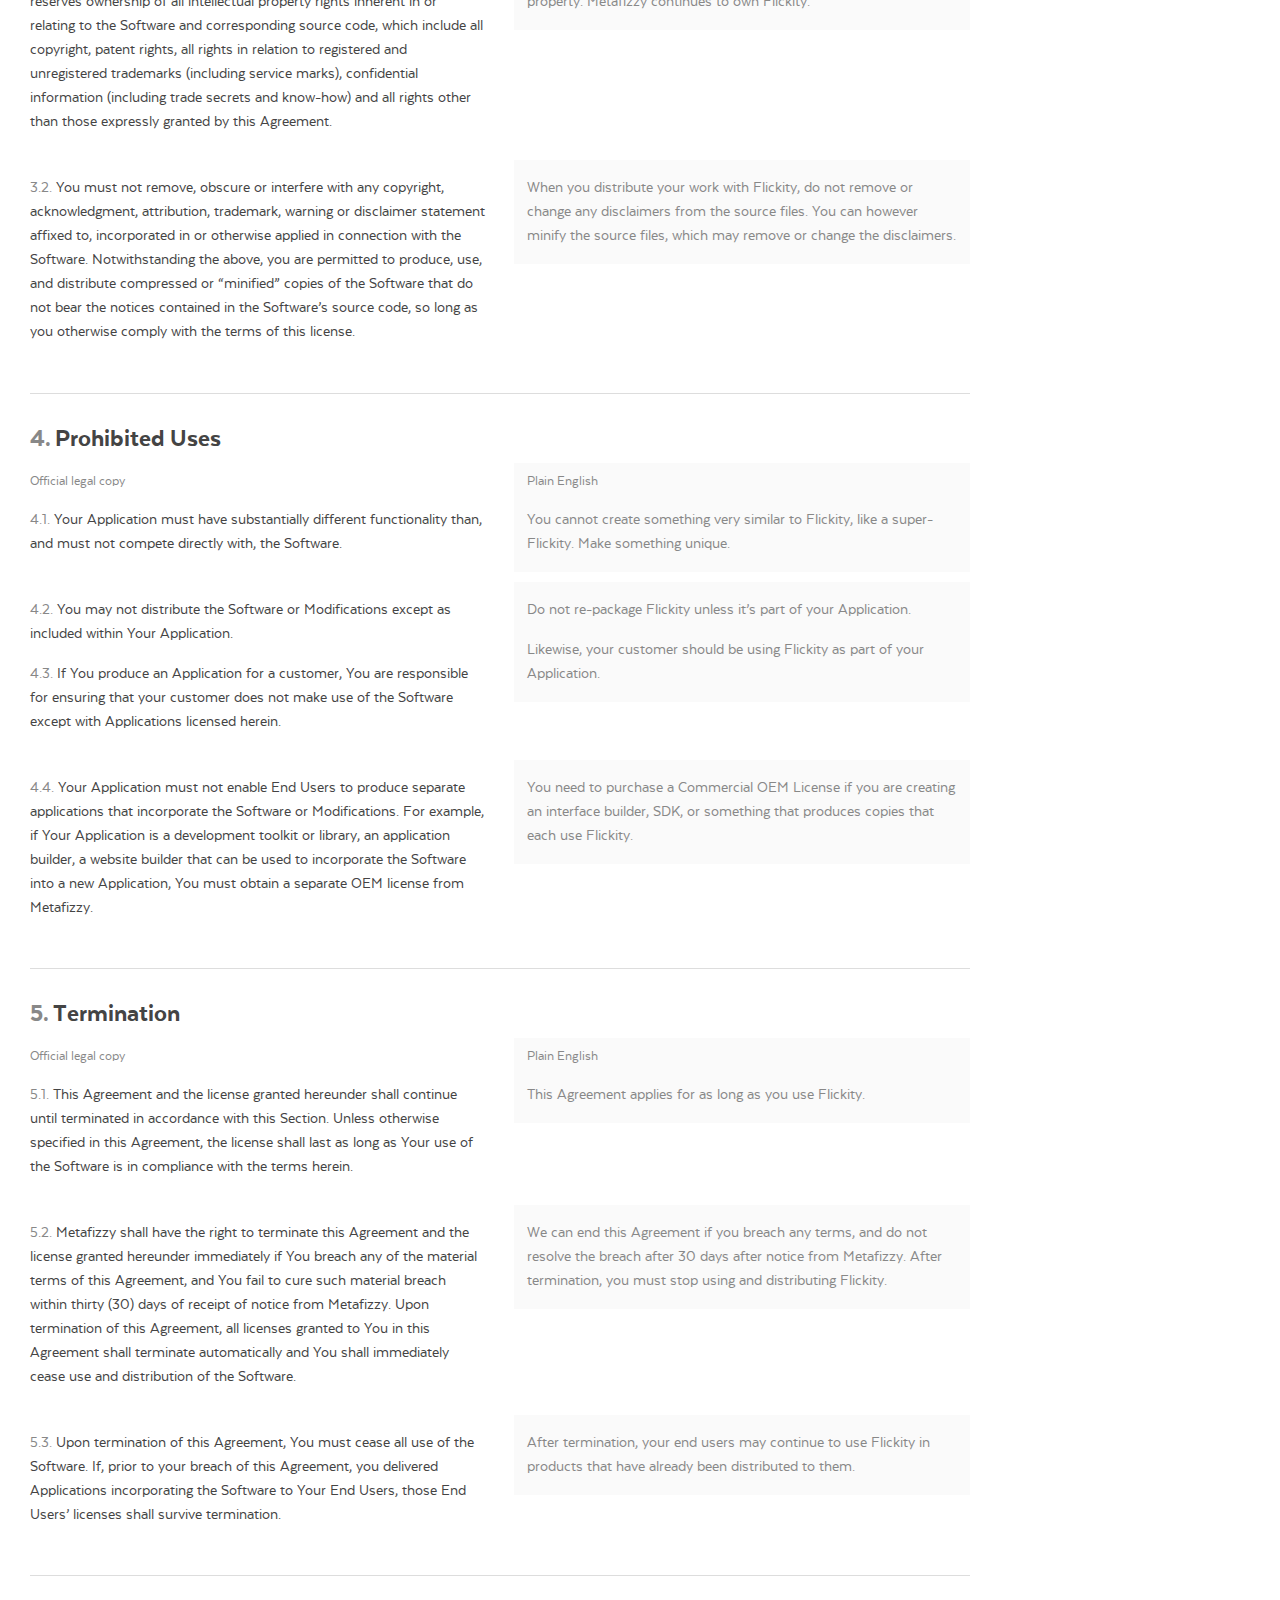
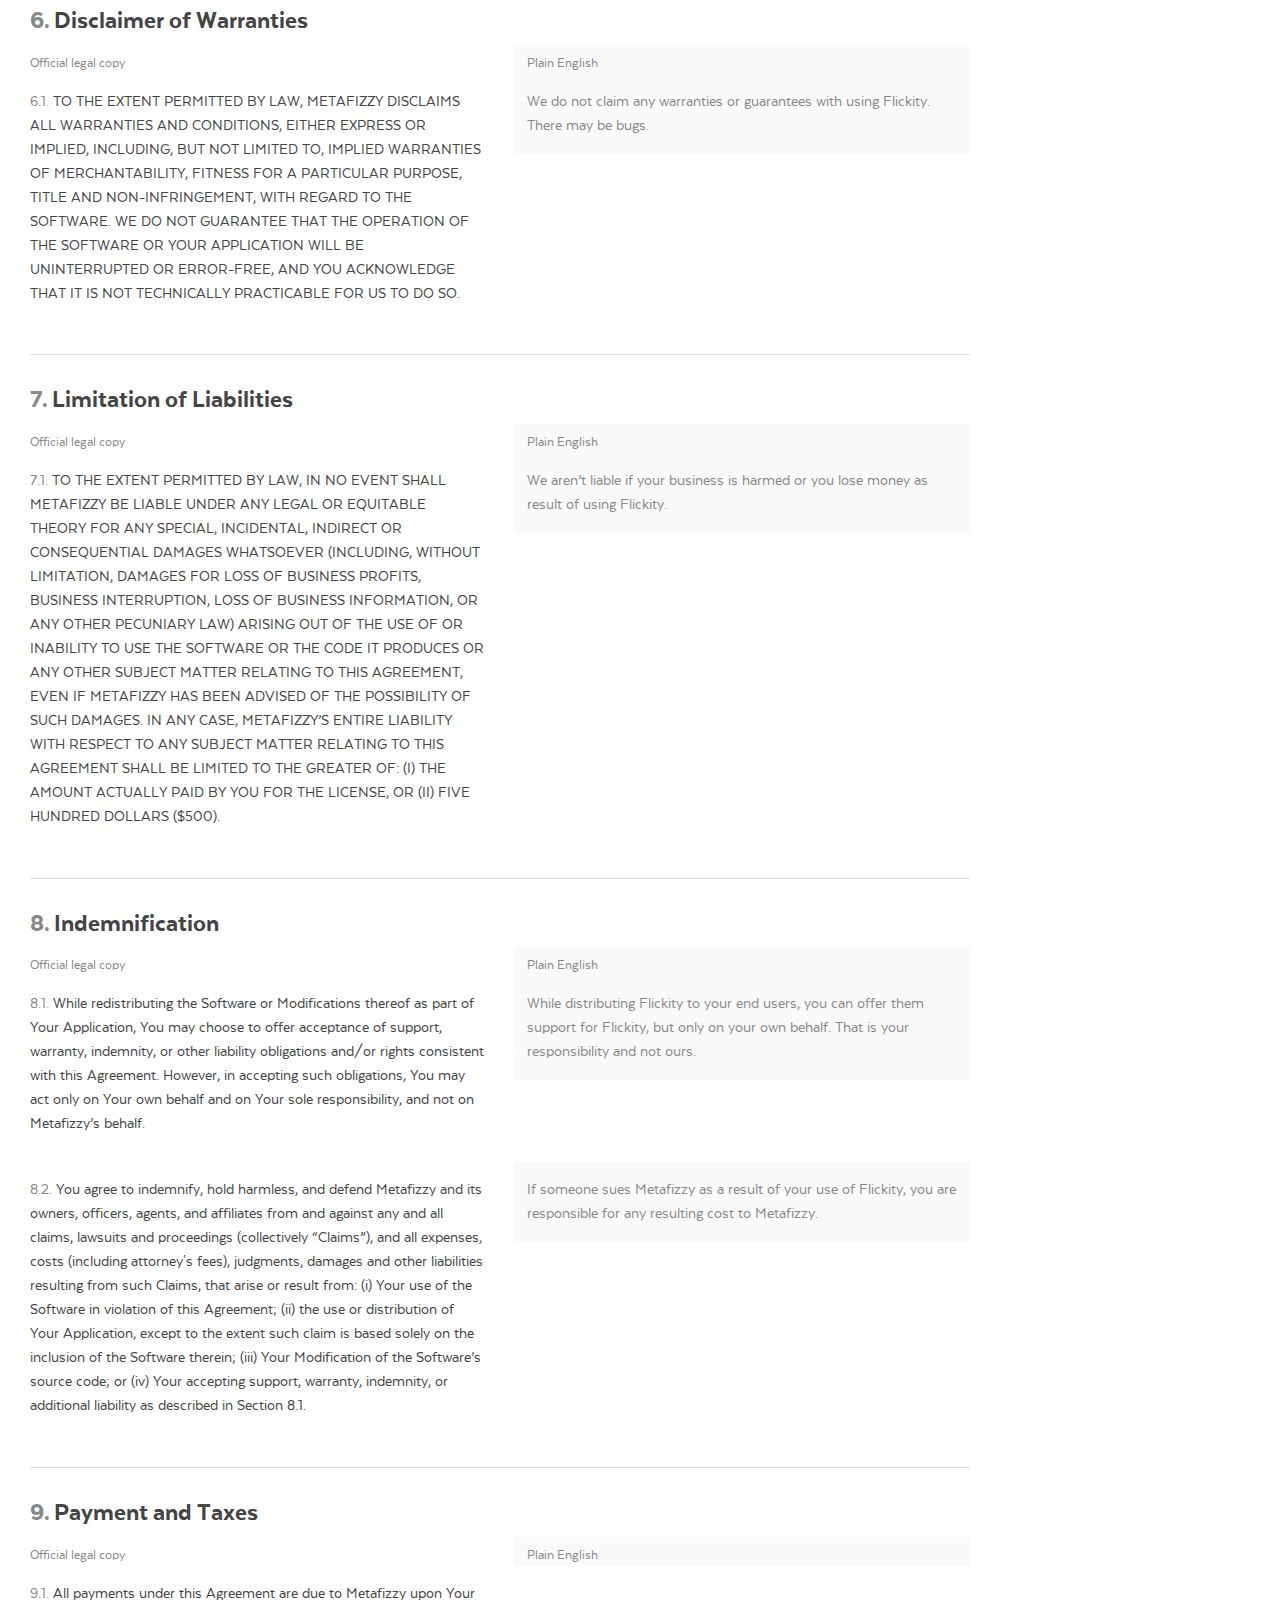
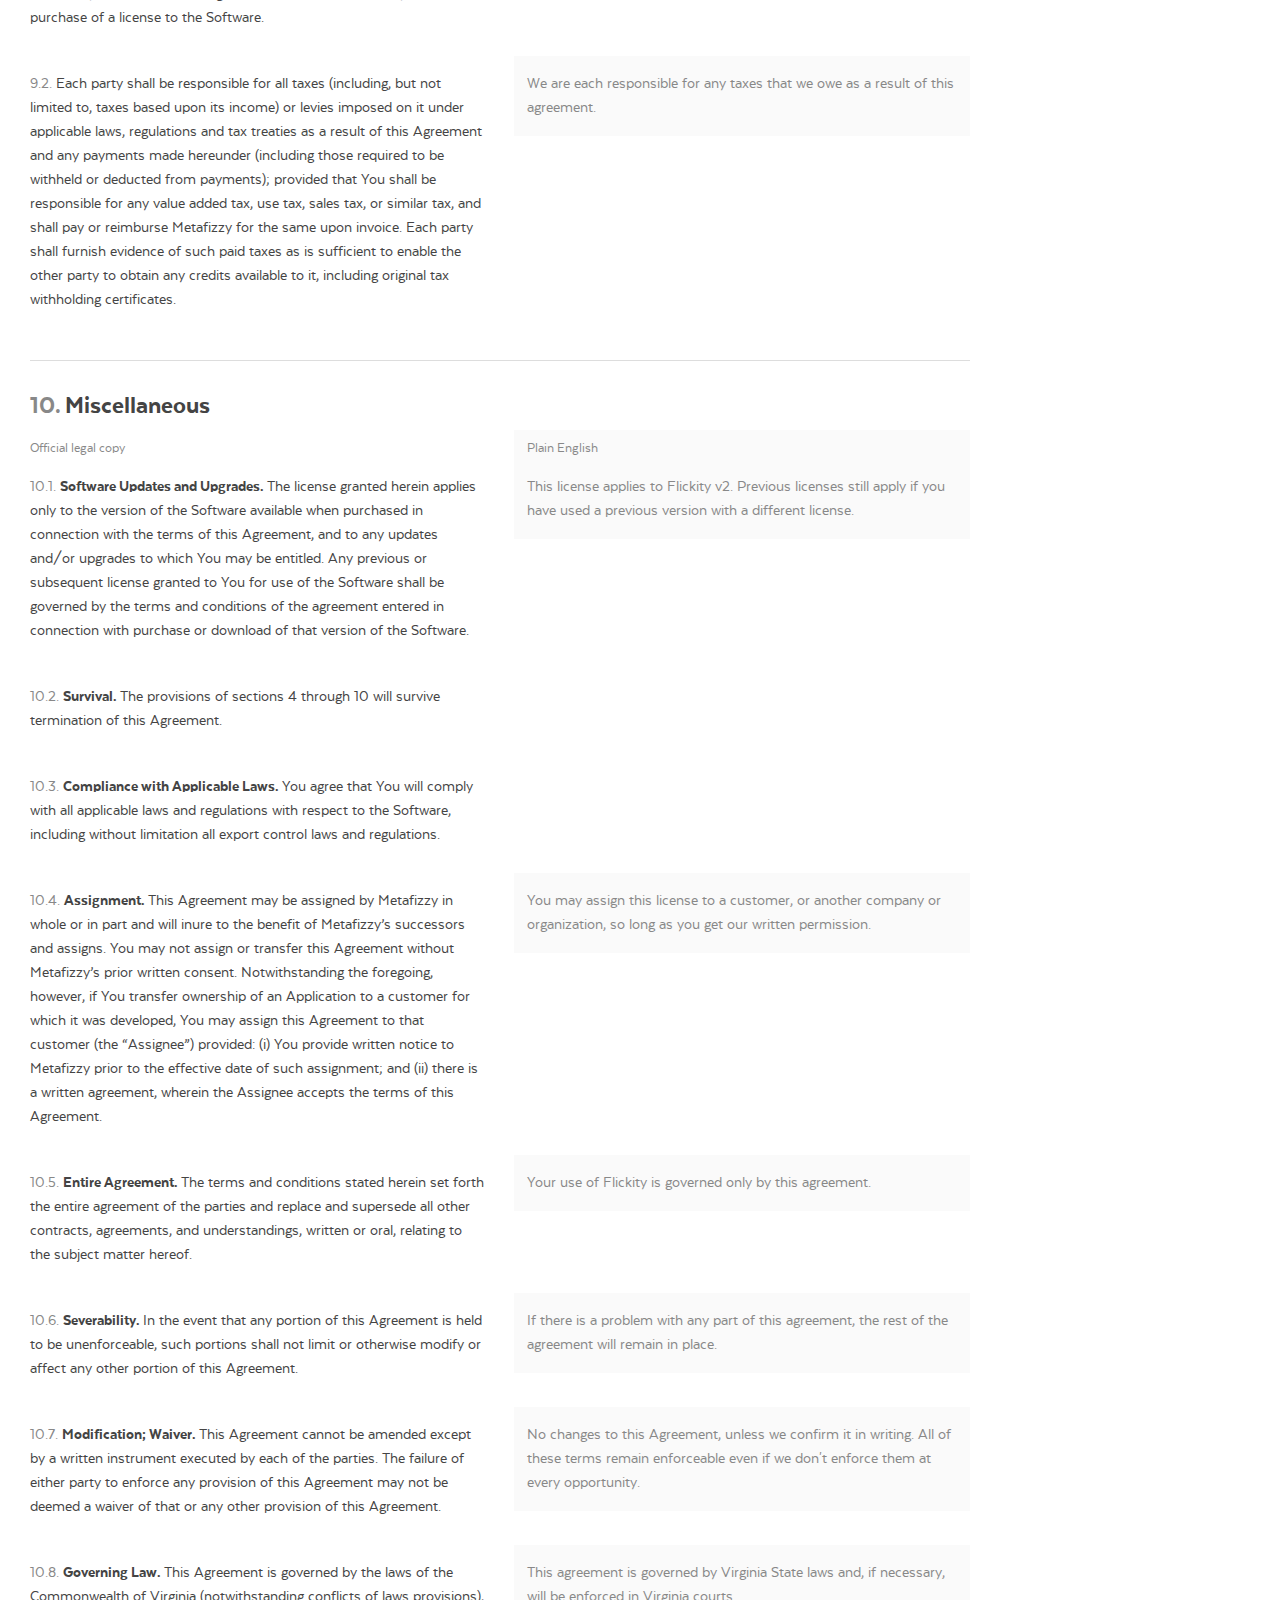
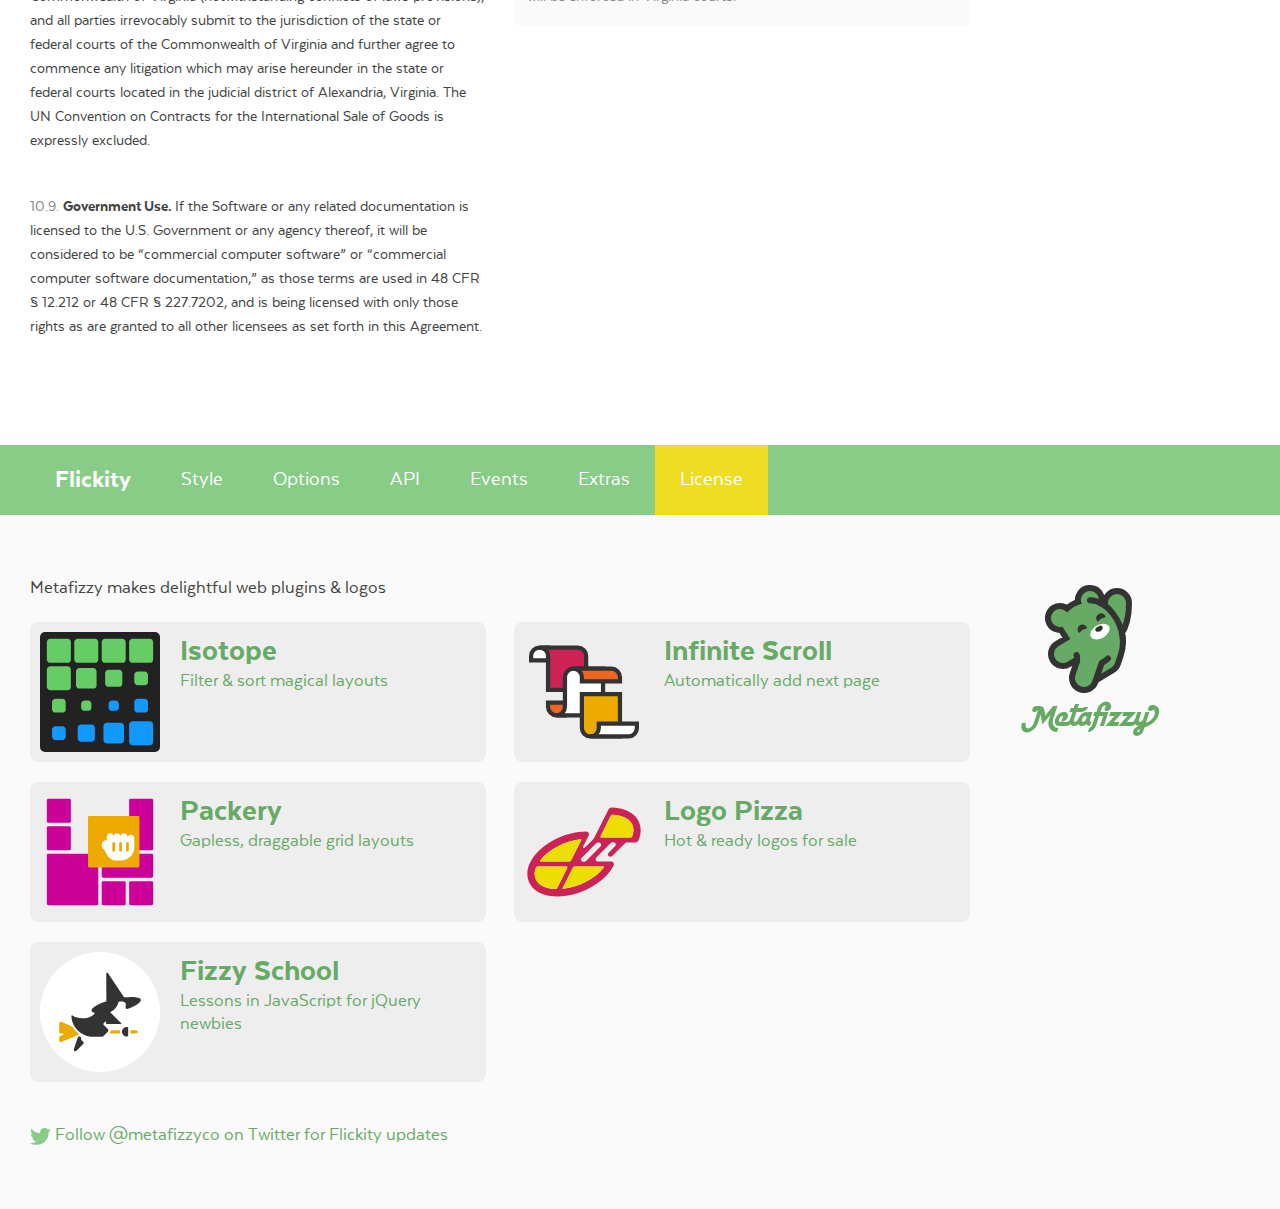
<file: docs/license.html>
<!DOCTYPE html><html lang="en" class="export"><head>
  <meta charset="utf-8">
  <meta name="description" content="Touch, responsive, flickable carousels">
  <meta name="viewport" content="width=device-width">

  <title>Flickity · License</title>

    <link rel="stylesheet" href="css/flickity-docs.css?6" media="screen">

  <meta name="twitter:card" content="summary">
  <meta name="twitter:site" content="@metafizzyco">
  <meta name="twitter:url" content="https://flickity.metafizzy.co/license.html">
  <meta name="twitter:title" content="Flickity License">
  <meta name="twitter:description" content="Touch, responsive, flickable carousels">

</head>
<body class="page--license">


<nav class="site-nav">
  <div class="container">
    <ul class="site-nav__list">
      <li class="site-nav__item site-nav__item--homepage"><a href=".">Flickity</a></li>
      <li class="site-nav__item site-nav__item--style"><a href="style.html">Style</a></li>
      <li class="site-nav__item site-nav__item--options"><a href="options.html">Options</a></li>
      <li class="site-nav__item site-nav__item--api"><a href="api.html">API</a></li>
      <li class="site-nav__item site-nav__item--events"><a href="events.html">Events</a></li>
      <li class="site-nav__item site-nav__item--extras"><a href="extras.html">Extras</a></li>
      <li class="site-nav__item site-nav__item--license"><a href="license.html">License</a></li>
    </ul>
  </div>
</nav>


<div class="main">
  <div class="container">
      <h1 class="page-title">License</h1>


    <ul class="page-nav" data-js="page-nav">
<li class="page-nav__item page-nav__item--h2"><a href="#flickity-licenses">Flickity licenses</a></li>
<li class="page-nav__item page-nav__item--h3"><a href="#open-source-license">Open source license</a></li>
<li class="page-nav__item page-nav__item--h3"><a href="#commercial-license">Commercial license</a></li>
<li class="page-nav__item page-nav__item--h3"><a href="#purchasing-a-commercial-license">Purchasing a commercial license</a></li>
<li class="page-nav__item page-nav__item--h3"><a href="#commercial-oem-license">Commercial OEM license</a></li>
<li class="page-nav__item page-nav__item--h2"><a href="#flickity-commercial-license-agreement">Flickity Commercial License&nbsp;Agreement</a></li>
<li class="page-nav__item page-nav__item--h3"><a href="#definitions">Definitions</a></li>
<li class="page-nav__item page-nav__item--h3"><a href="#commercial-license-grant">Commercial license grant</a></li>
<li class="page-nav__item page-nav__item--h3"><a href="#ownership">Ownership</a></li>
<li class="page-nav__item page-nav__item--h3"><a href="#prohibited-uses">Prohibited Uses</a></li>
<li class="page-nav__item page-nav__item--h3"><a href="#termination">Termination</a></li>
<li class="page-nav__item page-nav__item--h3"><a href="#disclaimer-of-warranties">Disclaimer of Warranties</a></li>
<li class="page-nav__item page-nav__item--h3"><a href="#limitation-of-liabilities">Limitation of Liabilities</a></li>
<li class="page-nav__item page-nav__item--h3"><a href="#indemnification">Indemnification</a></li>
<li class="page-nav__item page-nav__item--h3"><a href="#payment-and-taxes">Payment and Taxes</a></li>
<li class="page-nav__item page-nav__item--h3"><a href="#miscellaneous">Miscellaneous</a></li>
</ul>


<h2 id="flickity-licenses">Flickity licenses</h2>

<p>Flickity has three kinds of licenses: open-source, commercial, and OEM.</p>


<h3 id="open-source-license">Open source license</h3>

<p>The open source license is designed for you to use Flickity to build open source and personal projects. The Flickity open source license is <a href="https://www.gnu.org/licenses/gpl-3.0.html">GPLv3</a>. The GPLv3 has many terms, but the most important is how <a href="https://www.gnu.org/licenses/gpl-3.0.html#section5">it is <em>sticky</em> when you distribute your work publicly</a>. From the <a href="https://www.gnu.org/licenses/gpl-faq.html#GPLRequireSourcePostedPublic">GPL FAQ</a>:</p>

<blockquote>
  <p>If you release the modified version to the public in some way, the GPL requires you to make the modified source code available to the program's users, under the GPL.</p>
</blockquote>

<p>Releasing your project that uses Flickity under the GPLv3, in turn, requires your project to be licensed under the GPLv3. If you are okay with this, feel free to use Flickity under the GPLv3, without purchasing a commercial license.</p>


<h3 id="commercial-license">Commercial license</h3>

<p>The commercial license is designed to for you to use Flickity in commercial products and applications, without the provisions of the GPLv3. With the commercial license, your code is kept propietary, to yourself. If you want to use Flickity to develop commercial sites, themes, projects, and applications, the commercial license is the appropriate license.</p>


<h3 id="purchasing-a-commercial-license">Purchasing a commercial license</h3>

<p>Purchasing takes a minute. Our purchasing form accepts credit cards or PayPal. Once purchased, you’ll receive a commercial license PDF and you will be all set to use Flickity in your commercial applications. With the purchase of a commercial license:</p>

<ul>
  <li>You may use Flickity in as many commercial applications you like.</li>
  <li>You may use Flickity in your own commercial applications and products. For example: premium WordPress, Tumblr, or other CMS themes, plugins and templates.</li>
  <li>Customers and users of your products do not need to purchase their own license — so long as they are not developing their own commercial products with Flickity.</li>
</ul>

<p>Commercial Licenses are priced per team member. A team member is someone on your team working on a project that uses Flickity.</p>

<div class="duo">
  <div class="duo__cell duo__cell--license-option">
    <p>The <strong>Flickity Commercial Developer License</strong> is for individual developers. Each individual developer or team member needs to purchase a separate license.</p>
  </div>
  <div class="duo__cell">
      <a class="buy-button" href="https://gum.co/flickity-dev">
        <span class="buy-button__project">Flickity Commercial</span>
        <span class="buy-button__title">Developer</span>
        <span class="buy-button__license">License</span>
        <span class="buy-button__for">for 1 developer</span>
        <span class="buy-button__price">
          <span class="buy-button__price__dollar">$</span><span class="buy-button__price__value">25</span>
        </span>
      </a>
  </div>
</div>

<div class="duo">
  <div class="duo__cell duo__cell--license-option">
    <p>The <strong>Flickity Commercial Team License</strong> is for up to 8 team members.</p>
  </div>
  <div class="duo__cell">
      <a class="buy-button" href="https://gum.co/flickity-team">
        <span class="buy-button__project">Flickity Commercial</span>
        <span class="buy-button__title">Team</span>
        <span class="buy-button__license">License</span>
        <span class="buy-button__for">for up to 8 developers</span>
        <span class="buy-button__price">
          <span class="buy-button__price__dollar">$</span><span class="buy-button__price__value">110</span>
        </span>
      </a>
  </div>
</div>

<div class="duo">
  <div class="duo__cell duo__cell--license-option">
    <p>The <strong>Flickity Commercial Organization License</strong> is for an unlimited number of team members. This license covers the entire team no matter how many people are working on it.</p>
  </div>
  <div class="duo__cell">
      <a class="buy-button" href="https://gum.co/flickity-org">
        <span class="buy-button__project">Flickity Commercial</span>
        <span class="buy-button__title">Organization</span>
        <span class="buy-button__license">License</span>
        <span class="buy-button__for">for Unlimited developers</span>
        <span class="buy-button__price">
          <span class="buy-button__price__dollar">$</span><span class="buy-button__price__value">320</span>
        </span>
      </a>
  </div>
</div>

<p>Read the <a href="#flickity-commercial-license-agreement">Flickity Commercial License Agreement</a> below for complete terms and details.</p>

<p>For any questions about licensing, contact us <a href="mailto:licensing@metafizzy.co">licensing@metafizzy.co</a>.</p>


<h3 id="commercial-oem-license">Commercial OEM license</h3>

<p>If you want to include Flickity as part of a commercial interface builder, SDK, or toolkit, choose the Commercial OEM license. Commercial OEM licenses are customized for each customer. Contact <a href="mailto:licensing@metafizzy.co">licensing@metafizzy.co</a>.</p>


<div class="commercial-license-agreement" data-js="commercial-license-agreement">

  <h2 id="flickity-commercial-license-agreement">Flickity Commercial License&nbsp;Agreement</h2>

  <div class="call-out call-out--chill">
    <p>Below are the official Flickity Commercial License terms, as well as a <em>plain English</em> summary of the terms. These summaries are provided for your convenience, but are not binding; your use of Flickity is governed by the full license terms.</p>
  </div>

  <p>Select Commercial License.</p>

  <div class="button-group button-row">
    <button class="button button--developer is-selected" data-license-option="developer">Developer</button>
    <button class="button button--team" data-license-option="team">Team</button>
    <button class="button button--organization" data-license-option="organization">Organization</button>
  </div>

  <div class="duo duo--legal duo--legal--first">
    <div class="duo__cell duo--legal__official">
      <p id="agreement-p1">This Software License Agreement (the “<strong>Agreement</strong>”) is between Metafizzy LLC (“<strong>Metafizzy</strong>”) and <strong>You</strong> (including your agents and affiliates), a commercial licensee of Metafizzy's software. If you have not purchased a Flickity commercial license from Metafizzy, these terms do not apply to you, and your use of the Metafizzy software is instead governed by the <a href="https://www.gnu.org/licenses/gpl-3.0.html">GNU General Public License, version 3</a>.</p>
    </div>
    <div class="duo__cell duo--legal__plain">
      <p>Purchasing a Flickity Commercial <span data-license-property="title"></span> License applies this Agreement to you. Otherwise, you may use Flickity under the GPLv3.</p>
    </div>
  </div>

  <h3 id="definitions">Definitions</h3>

  <ol class="cla__definitions-list">
    <li>“<strong>Application</strong>” means any software, application, or elements that Your Licensed Developers develop using the Software or Modifications in accordance with this Agreement.</li>
    <li>“<strong>End User</strong>” means an end user of Your Application who acquires a license to such solely for their own use and not for distribution, resale, user interface design, or software development purposes.</li>
    <li>“<strong>Licensed Developer</strong>” shall mean an individual person permitted to use the Software and make Modifications for your Applications, whether such person is Your employee or a consultant or contractor providing services to You. </li>
    <li>“<strong>Modification</strong>” means any revision, adaptation, or derivative of the Software produced by You.</li>
    <li>The “<strong>Software</strong>” means Flickity version 2.</li>
  </ol>

  <h3 id="commercial-license-grant">Commercial license grant</h3>

  <div class="duo duo--legal duo--legal--first">
    <div class="duo__cell duo--legal__official">
      <p id="grant-p1" class="cla__part">Subject to the terms of this Agreement, Metafizzy grants to You a revocable, non-exclusive, non-transferable license: (i) for <span data-license-property="for-official">one (1) Licensed Developer</span> to use the Software to create Modifications and Applications; (ii) for You to distribute the Software and/or Modifications to an unlimited number of End Users solely as integrated into the Applications; and (iii) for End Users to use the Software as incorporated into Your Applications in accordance with the terms of this Agreement.</p>
    </div>
    <div class="duo__cell duo--legal__plain">
      <p>This license grants you <span data-license-property="for-plain">one individual Developer</span> to use Flickity for an unlimited amount of Applications. It is not exclusive — others companies and developers can use Flickity — and is non-transferable — you cannot transfer this license to another company.</p>
    </div>
  </div>

  <div class="duo duo--legal">
    <div class="duo__cell duo--legal__official">
      <p id="grant-p2" class="cla__part">You are entitled to receive all updates to the major version of the Software licensed by you, as well as any later version of the Software that Metafizzy, in writing, explicitly authorizes you to use. (For illustration purposes only, if you purchased a license for version 2.0, this licenses authorizes you to use version 2.9, but not 3.0.) Metafizzy makes no representation that any update will be compatible with your Application.</p>
    </div>
    <div class="duo__cell duo--legal__plain">
      <p>You can use this license with Flickity versions 2.x.x, as well as later versions if we authorize. Later versions of Flickity may not be compatible with your Application.</p>
    </div>
  </div>

  <h3 id="ownership">Ownership</h3>

  <div class="duo duo--legal duo--legal--first">
    <div class="duo__cell duo--legal__official">
      <p id="ownership-p1" class="cla__part">This is a license agreement and not an agreement for sale. Metafizzy reserves ownership of all intellectual property rights inherent in or relating to the Software and corresponding source code, which include all copyright, patent rights, all rights in relation to registered and unregistered trademarks (including service marks), confidential information (including trade secrets and know-how) and all rights other than those expressly granted by this Agreement.</p>
    </div>
    <div class="duo__cell duo--legal__plain">
      <p>This license is for use of Flickity, not ownership of its intellectual property. Metafizzy continues to own Flickity.</p>
    </div>
  </div>

  <div class="duo duo--legal">
    <div class="duo__cell duo--legal__official">
      <p id="ownership-p2" class="cla__part">You must not remove, obscure or interfere with any copyright, acknowledgment, attribution, trademark, warning or disclaimer statement affixed to, incorporated in or otherwise applied in connection with the Software. Notwithstanding the above, you are permitted to produce, use, and distribute compressed or “minified” copies of the Software that do not bear the notices contained in the Software’s source code, so long as you otherwise comply with the terms of this license.</p>
    </div>
    <div class="duo__cell duo--legal__plain">
      <p>When you distribute your work with Flickity, do not remove or change any disclaimers from the source files. You can however minify the source files, which may remove or change the disclaimers.</p>
    </div>
  </div>

  <h3 id="prohibited-uses">Prohibited Uses</h3>

  <div class="duo duo--legal duo--legal--first">
    <div class="duo__cell duo--legal__official">
      <p id="prohibited-p1" class="cla__part">Your Application must have substantially different functionality than, and must not compete directly with, the Software.</p>
    </div>
    <div class="duo__cell duo--legal__plain">
      <p>You cannot create something very similar to Flickity, like a super-Flickity. Make something unique.</p>
    </div>
  </div>

  <div class="duo duo--legal">
    <div class="duo__cell duo--legal__official">
      <p id="prohibited-p2" class="cla__part">You may not distribute the Software or Modifications except as included within Your Application.</p> 
      <p id="prohibited-p3" class="cla__part">If You produce an Application for a customer, You are responsible for ensuring that your customer does not make use of the Software except with Applications licensed herein.</p>
    </div>
    <div class="duo__cell duo--legal__plain">
      <p>Do not re-package Flickity unless it’s part of your Application.</p>
      <p>Likewise, your customer should be using Flickity as part of your Application.</p>
    </div>
  </div>

  <div class="duo duo--legal">
    <div class="duo__cell duo--legal__official">
      <p id="prohibited-p4" class="cla__part">Your Application must not enable End Users to produce separate applications that incorporate the Software or Modifications. For example, if Your Application is a development toolkit or library, an application builder, a website builder that can be used to incorporate the Software into a new Application, You must obtain a separate OEM license from Metafizzy.</p>
    </div>
    <div class="duo__cell duo--legal__plain">
      <p>You need to purchase a Commercial OEM License if you are creating an interface builder, SDK, or something that produces copies that each use Flickity.</p>
    </div>
  </div>

  <h3 id="termination">Termination</h3>

  <div class="duo duo--legal  duo--legal--first">
    <div class="duo__cell duo--legal__official">
      <p id="termination-p1" class="cla__part">This Agreement and the license granted hereunder shall continue until terminated in accordance with this Section. Unless otherwise specified in this Agreement, the license shall last as long as Your use of the Software is in compliance with the terms herein. </p>
    </div>
    <div class="duo__cell duo--legal__plain">
      <p>This Agreement applies for as long as you use Flickity.</p>
    </div>
  </div>

  <div class="duo duo--legal">
    <div class="duo__cell duo--legal__official">
      <p id="termination-p2" class="cla__part">Metafizzy shall have the right to terminate this Agreement and the license granted hereunder immediately if You breach any of the material terms of this Agreement, and You fail to cure such material breach within thirty (30) days of receipt of notice from Metafizzy. Upon termination of this Agreement, all licenses granted to You in this Agreement shall terminate automatically and You shall immediately cease use and distribution of the Software.</p>
    </div>
    <div class="duo__cell duo--legal__plain">
      <p>We can end this Agreement if you breach any terms, and do not resolve the breach after 30 days after notice from Metafizzy. After termination, you must stop using and distributing Flickity.</p>
    </div>
  </div>

  <div class="duo duo--legal">
    <div class="duo__cell duo--legal__official">
      <p id="termination-p3" class="cla__part">Upon termination of this Agreement, You must cease all use of the Software. If, prior to your breach of this Agreement, you delivered Applications incorporating the Software to Your End Users, those End Users’ licenses shall survive termination.</p>
    </div>
    <div class="duo__cell duo--legal__plain">
      <p>After termination, your end users may continue to use Flickity in products that have already been distributed to them.</p>
    </div>
  </div>

  <h3 id="disclaimer-of-warranties">Disclaimer of Warranties</h3>

  <div class="duo duo--legal duo--legal--first">
    <div class="duo__cell duo--legal__official">
      <p class="cla__part">TO THE EXTENT PERMITTED BY LAW, METAFIZZY DISCLAIMS ALL WARRANTIES AND CONDITIONS, EITHER EXPRESS OR IMPLIED, INCLUDING, BUT NOT LIMITED TO, IMPLIED WARRANTIES OF MERCHANTABILITY, FITNESS FOR A PARTICULAR PURPOSE, TITLE AND NON-INFRINGEMENT, WITH REGARD TO THE SOFTWARE. WE DO NOT GUARANTEE THAT THE OPERATION OF THE SOFTWARE OR YOUR APPLICATION WILL BE UNINTERRUPTED OR ERROR-FREE, AND YOU ACKNOWLEDGE THAT IT IS NOT TECHNICALLY PRACTICABLE FOR US TO DO SO.</p>
    </div>
    <div class="duo__cell duo--legal__plain">
      <p>We do not claim any warranties or guarantees with using Flickity. There may be bugs.</p>
    </div>
  </div>

  <h3 id="limitation-of-liabilities">Limitation of Liabilities</h3>

  <div class="duo duo--legal duo--legal--first">
    <div class="duo__cell duo--legal__official">
      <p class="cla__part">TO THE EXTENT PERMITTED BY LAW, IN NO EVENT SHALL METAFIZZY BE LIABLE UNDER ANY LEGAL OR EQUITABLE THEORY FOR ANY SPECIAL, INCIDENTAL, INDIRECT OR CONSEQUENTIAL DAMAGES WHATSOEVER (INCLUDING, WITHOUT LIMITATION, DAMAGES FOR LOSS OF BUSINESS PROFITS, BUSINESS INTERRUPTION, LOSS OF BUSINESS INFORMATION, OR ANY OTHER PECUNIARY LAW) ARISING OUT OF THE USE OF OR INABILITY TO USE THE SOFTWARE OR THE CODE IT PRODUCES OR ANY OTHER SUBJECT MATTER RELATING TO THIS AGREEMENT, EVEN IF METAFIZZY HAS BEEN ADVISED OF THE POSSIBILITY OF SUCH DAMAGES. IN ANY CASE, METAFIZZY’S ENTIRE LIABILITY WITH RESPECT TO ANY SUBJECT MATTER RELATING TO THIS AGREEMENT SHALL BE LIMITED TO THE GREATER OF: (I) THE AMOUNT ACTUALLY PAID BY YOU FOR THE LICENSE, OR (II) FIVE HUNDRED DOLLARS ($500).</p>
    </div>
    <div class="duo__cell duo--legal__plain">
      <p>We aren’t liable if your business is harmed or you lose money as
  result of using Flickity.</p>
    </div>
  </div>

  <h3 id="indemnification">Indemnification</h3>

  <div class="duo duo--legal duo--legal--first">
    <div class="duo__cell duo--legal__official">
      <p class="cla__part">While redistributing the Software or Modifications thereof as part of Your Application, You may choose to offer acceptance of support, warranty, indemnity, or other liability obligations and/or rights consistent with this Agreement. However, in accepting such obligations, You may act only on Your own behalf and on Your sole responsibility, and not on Metafizzy’s behalf. </p>
    </div>
    <div class="duo__cell duo--legal__plain">
      <p>While distributing Flickity to your end users, you can offer them support for Flickity, but only on your own behalf. That is your responsibility and not ours.</p>
    </div>
  </div>

  <div class="duo duo--legal">
    <div class="duo__cell duo--legal__official">
      <p class="cla__part">You agree to indemnify, hold harmless, and defend Metafizzy and its owners, officers, agents, and affiliates from and against any and all claims, lawsuits and proceedings (collectively “Claims”), and all expenses, costs (including attorney's fees), judgments, damages and other liabilities resulting from such Claims, that arise or result from: (i) Your use of the Software in violation of this Agreement; (ii) the use or distribution of Your Application, except to the extent such claim is based solely on the inclusion of the Software therein; (iii) Your Modification of the Software’s source code; or (iv) Your accepting support, warranty, indemnity, or additional liability as described in Section 8.1.</p>
    </div>
    <div class="duo__cell duo--legal__plain">
      <p>If someone sues Metafizzy as a result of your use of Flickity, you are responsible for any resulting cost to Metafizzy.</p>
    </div>
  </div>

  <h3 id="payment-and-taxes">Payment and Taxes</h3>

  <div class="duo duo--legal duo--legal--first">
    <div class="duo__cell duo--legal__official">
      <p class="cla__part">All payments under this Agreement are due to Metafizzy upon Your purchase of a license to the Software.</p>
    </div>
    <div class="duo__cell duo--legal__plain">
    </div>
  </div>

  <div class="duo duo--legal">
    <div class="duo__cell duo--legal__official">
      <p class="cla__part">Each party shall be responsible for all taxes (including, but not limited to, taxes based upon its income) or levies imposed on it under applicable laws, regulations and tax treaties as a result of this Agreement and any payments made hereunder (including those required to be withheld or deducted from payments); provided that You shall be responsible for any value added tax, use tax, sales tax, or similar tax,  and shall pay or reimburse Metafizzy for the same upon invoice. Each party shall furnish evidence of such paid taxes as is sufficient to enable the other party to obtain any credits available to it, including original tax withholding certificates.</p>
    </div>
    <div class="duo__cell duo--legal__plain">
      <p>We are each responsible for any taxes that we owe as a result of this agreement.</p>
    </div>
  </div>

  <h3 id="miscellaneous">Miscellaneous</h3>

  <div class="duo duo--legal duo--legal--first">
    <div class="duo__cell duo--legal__official">
      <p class="cla__part"><strong>Software Updates and Upgrades.</strong> The license granted herein applies only to the version of the Software available when purchased in connection with the terms of this Agreement, and to any updates and/or upgrades to which You may be entitled. Any previous or subsequent license granted to You for use of the Software shall be governed by the terms and conditions of the agreement entered in connection with purchase or download of that version of the Software.</p>
    </div>
    <div class="duo__cell duo--legal__plain">
      <p>This license applies to Flickity v2. Previous licenses still apply if you have used a previous version with a different license.</p>
    </div>
  </div>

  <div class="duo duo--legal">
    <div class="duo__cell duo--legal__official">
      <p class="cla__part"><strong>Survival.</strong> The provisions of sections 4 through 10 will survive termination of this Agreement.</p>
    </div>
    <div class="duo__cell duo--legal__plain">
    </div>
  </div>

  <div class="duo duo--legal">
    <div class="duo__cell duo--legal__official">
      <p class="cla__part"><strong>Compliance with Applicable Laws.</strong> You agree that You will comply with all applicable laws and regulations with respect to the Software, including without limitation all export control laws and regulations.</p>
    </div>
    <div class="duo__cell duo--legal__plain">
    </div>
  </div>

  <div class="duo duo--legal">
    <div class="duo__cell duo--legal__official">
      <p class="cla__part"><strong>Assignment.</strong> This Agreement may be assigned by Metafizzy in whole or in part and will inure to the benefit of Metafizzy’s successors and assigns. You may not assign or transfer this Agreement without Metafizzy’s prior written consent. Notwithstanding the foregoing, however, if You transfer ownership of an Application to a customer for which it was developed, You may assign this Agreement to that customer (the “Assignee”) provided: (i) You provide written notice to Metafizzy prior to the effective date of such assignment; and (ii) there is a written agreement, wherein the Assignee accepts the terms of this Agreement.</p>
    </div>
    <div class="duo__cell duo--legal__plain">
      <p>You may assign this license to a customer, or another company or organization, so long as you get our written permission.</p>
    </div>
  </div>

  <div class="duo duo--legal">
    <div class="duo__cell duo--legal__official">
      <p class="cla__part"><strong>Entire Agreement.</strong> The terms and conditions stated herein set forth the entire agreement of the parties and replace and supersede all other contracts, agreements, and understandings, written or oral, relating to the subject matter hereof.</p>
    </div>
    <div class="duo__cell duo--legal__plain">
      <p>Your use of Flickity is governed only by this agreement.</p>
    </div>
  </div>

  <div class="duo duo--legal">
    <div class="duo__cell duo--legal__official">
      <p class="cla__part"><strong>Severability.</strong> In the event that any portion of this Agreement is held to be unenforceable, such portions shall not limit or otherwise modify or affect any other portion of this Agreement.</p>
    </div>
    <div class="duo__cell duo--legal__plain">
      <p>If there is a problem with any part of this agreement, the rest of the agreement will remain in place.</p>
    </div>
  </div>

  <div class="duo duo--legal">
    <div class="duo__cell duo--legal__official">
      <p class="cla__part"><strong>Modification; Waiver.</strong> This Agreement cannot be amended except by a written instrument executed by each of the parties. The failure of either party to enforce any provision of this Agreement may not be deemed a waiver of that or any other provision of this Agreement.</p>
    </div>
    <div class="duo__cell duo--legal__plain">
      <p>No changes to this Agreement, unless we confirm it in writing. All of these terms remain enforceable even if we don't enforce them at every opportunity.</p>
    </div>
  </div>

  <div class="duo duo--legal">
    <div class="duo__cell duo--legal__official">
      <p class="cla__part"><strong>Governing Law.</strong> This Agreement is governed by the laws of the Commonwealth of Virginia (notwithstanding conflicts of laws provisions), and all parties irrevocably submit to the jurisdiction of the state or federal courts of the Commonwealth of Virginia and further agree to commence any litigation which may arise hereunder in the state or federal courts located in the judicial district of Alexandria, Virginia. The UN Convention on Contracts for the International Sale of Goods is expressly excluded.</p>
    </div>
    <div class="duo__cell duo--legal__plain">
      <p>This agreement is governed by Virginia State laws and, if necessary, will be enforced in Virginia courts.</p>
    </div>
  </div>

  <div class="duo duo--legal">
    <div class="duo__cell duo--legal__official">
      <p class="cla__part"><strong>Government Use.</strong> If the Software or any related documentation is licensed to the U.S. Government or any agency thereof, it will be considered to be “commercial computer software” or “commercial computer software documentation,” as those terms are used in 48 CFR § 12.212 or 48 CFR § 227.7202, and is being licensed with only those rights as are granted to all other licensees as set forth in this Agreement.</p>
    </div>
    <div class="duo__cell duo--legal__plain">
    </div>
  </div>

</div> 

  </div>
</div>

<nav class="site-nav">
  <div class="container">
    <ul class="site-nav__list">
      <li class="site-nav__item site-nav__item--homepage"><a href=".">Flickity</a></li>
      <li class="site-nav__item site-nav__item--style"><a href="style.html">Style</a></li>
      <li class="site-nav__item site-nav__item--options"><a href="options.html">Options</a></li>
      <li class="site-nav__item site-nav__item--api"><a href="api.html">API</a></li>
      <li class="site-nav__item site-nav__item--events"><a href="events.html">Events</a></li>
      <li class="site-nav__item site-nav__item--extras"><a href="extras.html">Extras</a></li>
      <li class="site-nav__item site-nav__item--license"><a href="license.html">License</a></li>
    </ul>
  </div>
</nav>

<footer class="site-footer">

  <div class="container">

    <p class="site-footer__copy">Metafizzy makes delightful web plugins &amp; logos</p>

    <div class="showcase">
    
      <ul class="showcase-item-list">
          <li class="showcase-item">
            <a class="showcase-item__link" href="https://isotope.metafizzy.co">
              <div class="showcase-item__image">
                  <svg class="isotope-illo" xmlns="http://www.w3.org/2000/svg" viewBox="0 0 350 350" width="100" height="100">
                    <path class="isotope-illo__color1" fill="#6C6" d="M80 170H30c-6 0-10-5-10-10v-50c0-6 5-10 10-10h50c6 0 10 5 10 10v50C90 166 86 170 80 170z"></path>
                    <path class="isotope-illo__color1" fill="#6C6" d="M80 90H30c-6 0-10-5-10-10V30c0-6 5-10 10-10h50c6 0 10 5 10 10v50C90 86 86 90 80 90z"></path>
                    <path class="isotope-illo__color1" fill="#6C6" d="M160 90h-50c-6 0-10-5-10-10V30c0-6 5-10 10-10h50c6 0 10 5 10 10v50C170 86 166 90 160 90z"></path>
                    <path class="isotope-illo__color1" fill="#6C6" d="M240 90h-50c-6 0-10-5-10-10V30c0-6 5-10 10-10h50c6 0 10 5 10 10v50C250 86 246 90 240 90z"></path>
                    <path class="isotope-illo__color1" fill="#6C6" d="M320 90h-50c-6 0-10-5-10-10V30c0-6 5-10 10-10h50c6 0 10 5 10 10v50C330 86 326 90 320 90z"></path>
                    <path class="isotope-illo__color1" fill="#6C6" d="M155 165h-40c-6 0-10-5-10-10v-40c0-6 5-10 10-10h40c6 0 10 5 10 10v40 C165 161 161 165 155 165z"></path>
                    <path class="isotope-illo__color1" fill="#6C6" d="M230 160h-30c-6 0-10-5-10-10v-30c0-6 5-10 10-10h30c6 0 10 5 10 10v30 C240 156 236 160 230 160z"></path>
                    <path class="isotope-illo__color1" fill="#6C6" d="M305 155h-20c-6 0-10-5-10-10v-20c0-6 5-10 10-10h20c6 0 10 5 10 10v20 C315 151 311 155 305 155z"></path>
                    <path class="isotope-illo__color1" fill="#6C6" d="M65 235H45c-6 0-10-5-10-10v-20c0-6 5-10 10-10h20c6 0 10 5 10 10v20C75 231 71 235 65 235z"></path>
                    <path class="isotope-illo__color1" fill="#6C6" d="M140 230h-10c-6 0-10-5-10-10v-10c0-6 5-10 10-10h10c6 0 10 5 10 10v10 C150 226 146 230 140 230z"></path>
                    <path class="isotope-illo__color2" fill="#19F" d="M305 235h-20c-6 0-10-5-10-10v-20c0-6 5-10 10-10h20c6 0 10 5 10 10v20 C315 231 311 235 305 235z"></path>
                    <path class="isotope-illo__color2" fill="#19F" d="M65 315H45c-6 0-10-5-10-10v-20c0-6 5-10 10-10h20c6 0 10 5 10 10v20C75 311 71 315 65 315z"></path>
                    <path class="isotope-illo__color2" fill="#19F" d="M150 320h-30c-6 0-10-5-10-10v-30c0-6 5-10 10-10h30c6 0 10 5 10 10v30 C160 316 156 320 150 320z"></path>
                    <path class="isotope-illo__color2" fill="#19F" d="M220 230h-10c-6 0-10-5-10-10v-10c0-6 5-10 10-10h10c6 0 10 5 10 10v10 C230 226 226 230 220 230z"></path>
                    <path class="isotope-illo__color2" fill="#19F" d="M235 325h-40c-6 0-10-5-10-10v-40c0-6 5-10 10-10h40c6 0 10 5 10 10v40 C245 321 241 325 235 325z"></path>
                    <path class="isotope-illo__color2" fill="#19F" d="M320 330h-50c-6 0-10-5-10-10v-50c0-6 5-10 10-10h50c6 0 10 5 10 10v50 C330 326 326 330 320 330z"></path>
                  </svg>
              </div>
              <div class="showcase-item__text">
                <h3 class="showcase-item__title">Isotope</h3>
                <p class="showcase-item__description">Filter &amp; sort magical layouts</p>
              </div>
            </a>
          </li>
    
          <li class="showcase-item">
            <a class="showcase-item__link" href="https://infinite-scroll.com">
              <div class="showcase-item__image">
                  <svg class="infinite-scroll-illo" xmlns="http://www.w3.org/2000/svg" viewBox="0 0 520 520" width="200" height="200">
                    <path class="infinite-scroll-illo__page infinite-scroll-illo__page--back" d="M90,110H10V90c0-22,18-40,40-40h40V110z"></path>
                    <path class="infinite-scroll-illo__page infinite-scroll-illo__page--front1" d="M270,90L270,90c0-22-18-40-40-40h0H50h0c22,0,40,18,40,40v0v0v160h180V90z"></path>
                    <path class="infinite-scroll-illo__page infinite-scroll-illo__page--front2" d="M170,330v-20H90v20v0c0,22,18,40,40,40h0h40V330z"></path>
                    <path class="infinite-scroll-illo__page infinite-scroll-illo__page--back" d="M350,150H210c-22,0-40,18-40,40v140v0c0,22-18,40-40,40h0h220V150z"></path>
                    <path class="infinite-scroll-illo__page infinite-scroll-illo__page--front3" d="M430,470V270H250v160c0,22,18,40,40,40H430z"></path>
                    <path class="infinite-scroll-illo__page infinite-scroll-illo__page--front2" d="M250,190v20h180v-20c0-22-18-40-40-40H210h0C232,150,250,168,250,190L250,190z"></path>
                    <path class="infinite-scroll-illo__page infinite-scroll-illo__page--back" d="M330,410v20v0c0,22-18,40-40,40h0h180c22,0,40-18,40-40v-20H330z"></path>
                  </svg>
              </div>
              <div class="showcase-item__text">
                <h3 class="showcase-item__title">Infinite Scroll</h3>
                <p class="showcase-item__description">Automatically add next page</p>
              </div>
            </a>
          </li>
    
    
          <li class="showcase-item">
            <a class="showcase-item__link" href="https://packery.metafizzy.co">
              <div class="showcase-item__image">
                  <svg class="packery-illo" xmlns="http://www.w3.org/2000/svg" viewBox="0 0 700 700" width="100" height="100">
                    <path class="packery-illo__item" fill="#C09" d="M172 180H48c-4 0-8-4-8-8V48c0-4 4-8 8-8h124c4 0 8 4 8 8v124C180 176 176 180 172 180z"></path>
                    <path class="packery-illo__item" fill="#C09" d="M172 340H48c-4 0-8-4-8-8V208c0-4 4-8 8-8h124c4 0 8 4 8 8v124C180 336 176 340 172 340z"></path>
                    <path class="packery-illo__item" fill="#C09" d="M492 660H368c-4 0-8-4-8-8V528c0-4 4-8 8-8h124c4 0 8 4 8 8v124C500 656 496 660 492 660z"></path>
                    <path class="packery-illo__item" fill="#C09" d="M652 660H528c-4 0-8-4-8-8V528c0-4 4-8 8-8h124c4 0 8 4 8 8v124C660 656 656 660 652 660z"></path>
                    <path class="packery-illo__item" fill="#C09" d="M652 500H368c-4 0-8-4-8-8V368c0-4 4-8 8-8h284c4 0 8 4 8 8v124C660 496 656 500 652 500z"></path>
                    <path class="packery-illo__item" fill="#C09" d="M332 660H48c-4 0-8-4-8-8V368c0-4 4-8 8-8h284c4 0 8 4 8 8v284C340 656 336 660 332 660z"></path>
                    <path class="packery-illo__item" fill="#C09" d="M652 340H528c-4 0-8-4-8-8V48c0-4 4-8 8-8h124c4 0 8 4 8 8v284C660 336 656 340 652 340z"></path>
                    <path class="packery-illo__draggie" fill="#EA0" d="M572 440H288c-4 0-8-4-8-8V148c0-4 4-8 8-8h284c4 0 8 4 8 8v284C580 436 576 440 572 440z"></path>
                    <g>
                      <path class="packery-illo__hand" fill="white" d="M530 250c-11 0-20 9-20 20v-10c0-11-9-20-20-20s-20 9-20 20c0-11-9-20-20-20s-20 9-20 20c0-11-9-20-20-20
                        s-20 9-20 20v20c-17 0-30 13-30 30c0 11 6 20 14 25l19 35c10 18 30 30 51 30h28
                        c43 0 78-35 78-78V270C550 259 541 250 530 250z"></path>
                      <line class="packery-illo__hand-line" stroke="#EA0" fill="none" stroke-width="16" stroke-linecap="round" x1="430" y1="300" x2="430" y2="340"></line>
                      <line class="packery-illo__hand-line" stroke="#EA0" fill="none" stroke-width="16" stroke-linecap="round" x1="470" y1="300" x2="470" y2="340"></line>
                      <line class="packery-illo__hand-line" stroke="#EA0" fill="none" stroke-width="16" stroke-linecap="round" x1="510" y1="300" x2="510" y2="340"></line>
                    </g>
                  </svg>
              </div>
              <div class="showcase-item__text">
                <h3 class="showcase-item__title">Packery</h3>
                <p class="showcase-item__description">Gapless, draggable grid layouts</p>
              </div>
            </a>
          </li>
    
          <li class="showcase-item">
            <a class="showcase-item__link" href="http://logo.pizza">
              <div class="showcase-item__image">
                  <svg class="logo-pizza-illo" xmlns="http://www.w3.org/2000/svg" viewBox="0 0 700 700" width="100" height="100">
                    <path class="logo-pizza-illo__outline" fill="#C25" d="M513 91c-9-0-17 5-21 12l-80 160c-3 5-6 10-11 15l-47 47
                      c-5 5-12-1-9-7l32-64c5-11-2-23-14-23h-0c-121 0-268 70-327 180
                      C-9 497 35 609 196 609c138 0 279-85 327-180v0c5-11-2-23-14-23h-77c-13 0-19-15-10-24
                      l81-81c5-5 11-8 18-8l0 0c13 0 19 15 10 24L494 354c-6 6-6 14 0 20c3 3 6 4 10 4
                      c4 0 7-1 10-4l80-80h53c9 0 17-5 21-13C707 190 656 97 513 91z M334 281l-59 117
                      c-2 5-7 8-13 8H97c-4 0-6-4-3-7c49-64 143-114 236-124C333 275 335 278 334 281z
                       M70 441c2-4 6-7 10-7h168c4 0 7 4 5 8l-59 118c-2 4-6 6-11 6
                      C106 565 38 521 70 441z M466 441c-49 64-143 114-236 124c-3 0-6-3-4-6l59-117
                      c2-5 7-8 13-8h166C466 434 468 438 466 441z M446 318l-81 81c-5 5-11 8-18 8l0 0
                      c-13 0-19-15-10-24l81-81c5-5 11-8 18-8l0 0C449 294 455 309 446 318z M447 258L506 139
                      c2-4 6-7 11-6c101 7 140 60 114 126c-2 4-6 7-10 7H452C448 266 445 262 447 258z"></path>
                    <path class="logo-pizza-illo__slice" fill="#ED0" d="M334 281l-59 117c-2 5-7 8-13 8H97c-4 0-6-4-3-7
                      c49-64 143-114 236-124C333 275 335 278 334 281z"></path>
                    <path class="logo-pizza-illo__slice" fill="#ED0" d="M70 441c2-4 6-7 10-7h168c4 0 7 4 5 8l-59 118c-2 4-6 6-11 6
                      C106 565 38 521 70 441z"></path>
                    <path class="logo-pizza-illo__slice" fill="#ED0" d="M466 441c-49 64-143 114-236 124c-3 0-6-3-4-6l59-117
                      c2-5 7-8 13-8h166C466 434 468 438 466 441z"></path>
                    <path class="logo-pizza-illo__slice" fill="#ED0" d="M447 258L506 139c2-4 6-7 11-6c101 7 140 60 114 126c-2 4-6 7-10 7H452
                      C448 266 445 262 447 258z"></path>
                  </svg>
              </div>
              <div class="showcase-item__text">
                <h3 class="showcase-item__title">Logo Pizza</h3>
                <p class="showcase-item__description">Hot &amp; ready logos for sale</p>
              </div>
            </a>
          </li>
    
          <li class="showcase-item">
            <a class="showcase-item__link" href="http://fizzy.school">
              <div class="showcase-item__image">
                  <svg class="witchie-logo" xmlns="http://www.w3.org/2000/svg" viewBox="0 0 1000 1000" width="200" height="200">
                    <circle class="witchie-logo__moon" fill="white" cx="500" cy="500" r="500"></circle>
                    <path class="witchie-logo__broom" fill="#EA0" d="M582 675a35 35 0 0 0 8-20 3 3 0 0 1 3-2h71a3 3 0 0 1 3 3 59 59 0 0 0 0 20 3 3 0 0 1-3 3h-79A3 3 0 0 1 582 675Zm219 4a13 13 0 0 0 13-14c-1-7-7-12-14-12h-44a3 3 0 0 0-3 3v21a3 3 0 0 0 3 3ZM299 660a203 203 0 0 1-27-36 8 8 0 0 0-4-3L178 582a13 13 0 0 0-18 12v77a8 8 0 0 0 8 8h22a5 5 0 0 1 2 10L164 703a8 8 0 0 0-4 7v28a13 13 0 0 0 18 12l146-63a3 3 0 0 0 1-5A197 197 0 0 1 299 660Z"></path>
                    <path class="witchie-logo__dress" fill="#333" d="M326 705h4a13 13 0 0 1 13 13v8a13 13 0 0 0 4 9l13 13a13 13 0 0 1 0 19l-56 56c-10 10-26-0-22-13L314 714A13 13 0 0 1 326 705Zm397-79c-27 0-47 26-37 54 3 7 11 16 17 19a42 42 0 0 0 19 5 38 38 0 0 0 7-1 8 8 0 0 0 6-8v-62a8 8 0 0 0-6-8 38 38 0 0 0-7-1M840 397c-3-15-33-23-77-23a521 521 0 0 0-59 4 5 5 0 0 1-5-2L567 177a8 8 0 0 0-7-4 8 8 0 0 0-8 8l1 227a5 5 0 0 1-4 5c-74 24-123 55-119 76 2 8 11 14 26 18a3 3 0 0 1 1 4l-11 11c-20 20-56 30-92 30-31 0-63-8-84-23a5 5 0 0 0-3-1 5 5 0 0 0-5 5c0 78 68 173 183 173h75a10 10 0 0 0 7-3l38-38a16 16 0 0 0 0-23l-34-34a10 10 0 0 1 0-14l15-15a3 3 0 0 1 5 2v15a5 5 0 0 0 5 5H674a4 4 0 0 0 3-7l-90-90a3 3 0 0 1 1-4c34-19 59-49 67-84a3 3 0 0 1 2-2c6-1 12-1 17-1 22 0 37 5 39 14 1 6 3 11 2 17-5 17 1 31 8 31a6 6 0 0 0 2-0C797 448 845 419 840 397Z"></path>
                  </svg>
              </div>
              <div class="showcase-item__text">
                <h3 class="showcase-item__title">Fizzy School</h3>
                <p class="showcase-item__description">Lessons in JavaScript for jQuery newbies</p>
              </div>
            </a>
          </li>
    
      </ul> 
    
    </div>

    <p class="site-footer__copy">
      <a href="https://twitter.com/metafizzyco">
        <svg class="twitter-logo" xmlns="http://www.w3.org/2000/svg" viewBox="0 0 512 512" width="30" height="30">
          <path d="M512 97c-19 8-39 14-60 16 22-13 38-34 46-58-20 12-43 21-67 25-19-19-46-32-77-32-58 0-117 52-102 129-87-4-165-46-216-110-24 40-19 107 32 140-17 0-33-5-48-13v1c0 51 36 93 84 103-15 4-34 5-47 2 13 42 52 72 98 73-47 36-96 49-155 44 46 30 102 47 161 47 197 0 306-168 299-312 20-15 38-34 52-55z"></path>
        </svg>
        Follow @metafizzyco on Twitter for Flickity updates
      </a>
    </p>

    <div class="mfzy-brand">
      <a class="mfzy-brand__link" href="https://metafizzy.co">
        <svg class="mfzy-logo" xmlns="http://www.w3.org/2000/svg" xmlns:xlink="http://www.w3.org/1999/xlink" viewBox="0 0 144 144" width="36" height="36">
          <title>Metafizzy logo</title>
          <defs>
            <path id="mfzy-logo__body" d="M 120 24 a 12 12 0 0 0-24 0 a 72 72 0 0 1 -1 11
              a 40 40 0 0 0 -13 -8.5 A 12 12 0 1 0 61.1 25.1 c -8 2 -14 6 -19.6 11.6 
              A 12 12 0 1 0 35.3 55.5 L 45.8 72.1 l -16 9.6 A 12 12 0 0 0 42.2 102.3
              L 58 92.8 a 20 20 0 0 1 -0.2 11.9 l -5.2 15.5 a 12 12 0 0 0 22.8 7.6
              l 1.1 -3.3 l 23.7 -14.2 a 12 12 0 0 0 5.2 -6.5 l 4 -12 A 50 50 0 0 0 111.9 76
              a 52 52 0 0 0 -1.6 -12.8 C 115 57 120 44 120 24Z"></path>
            <path id="mfzy-logo__eye" d="M 0 6.5 a 6.5 6.5 0 0 1 13 0 c 0 3.5 -3 0.5 -6.5 0.5 s -6.5 3 -6.5 -0.5 Z"></path>
            <clipPath id="mfzy-logo__body-clip">
              <use xlink:href="#mfzy-logo__body"></use>
            </clipPath>
          </defs>
          <use class="mfzy-logo__body-outline" xlink:href="#mfzy-logo__body" fill="#333" stroke="#333" stroke-width="16"></use>
          <use class="mfzy-logo__body-fill" xlink:href="#mfzy-logo__body"></use>
          <g class="mfzy-logo__stripes" clip-path="url(#mfzy-logo__body-clip)">
            <rect fill="#E62" x="16" width="120" height="138"></rect>
            <path fill="#C25" d="M96 24L16 72V0h80v24z"></path>
            <path fill="#EA0" d="M116 70L16 130v-26l95-57 5 23z"></path>
            <path fill="#19F" d="M136 138H16v-8l120-72v80z"></path>
          </g>
          <path class="mfzy-logo__cut-ins" stroke="#333" fill="none" stroke-linecap="round" stroke-linejoin="round" stroke-width="8" d="M 72 20.4 c 23 0 44 29 44 56
            M 54 103.4 a 16 16 0 0 0 0 -10
            M 96 98 c -2 2 -8 6 -8.5,6 l -8.4 25.1"></path>
          <g transform="translate(53 57) rotate(-31)">
            <ellipse class="mfzy-logo__snout" cx="25" cy="21" rx="14" ry="9" fill="#FFF"></ellipse>
            <use class="mfzy-logo__feature" xlink:href="#mfzy-logo__eye" fill="#333"></use>
            <use class="mfzy-logo__feature" xlink:href="#mfzy-logo__eye" fill="#333" transform="translate(29 0)"></use>
            <path class="mfzy-logo__feature" d="M 28.6 14 a 3 3 0 0 1 1.3 5.6 l -2.6 1.2 a 3 3 0 0 1 -2.6 0
              l -2.6 -1.2 a 3 3 0 0 1 1.3 -5.6 Z" fill="#333"></path>
          </g>
        </svg>
        <svg class="mfzy-wordmark" xmlns="http://www.w3.org/2000/svg" viewBox="0 0 280 80" fill="none" stroke="#333" width="140" height="40">
          <g transform="skewX(-18)">
            <path stroke-width="8" d="M38 20h6c4 0 7 2 9 6l9 18l12-24h2v22
            a20 22 0 0 0 20 22M48 22v28a12 15 0 0 1-24 0M98 44a6 6 0 0 0 0-12h-2
            a8 10 0 0 0 0 20h14a8 10 0 0 0 8-10M118 12v30a8 10 0 0 0 16 0M150 36
            q-4-4-8-4a8 10 0 1 0 8 10m0-14v14a8 10 0 0 0 8 10M184 20a9 9 0 0 0-18 0
            v34a8 10 0 0 1-8 10M158 32h24v24M190 32h18l-12 20h18M216 32h18l-12 20h18
            a8 10 0 0 0 8-10m0-14v14a8 10 0 0 0 16 0m0-14v38a6 6 0 0 1-12 0
            c0-12 32-8 32-32c0-10-6-16-15-16M108 24h24a6 6 0 0 0 6-6M102 38h-4"></path>
            <g stroke-width="6">
              <circle cx="38" cy="22" r="3"></circle>
              <circle cx="182" cy="20" r="3"></circle>
              <circle cx="269" cy="20" r="3"></circle>
            </g>
          </g>
        </svg>
      </a>
    </div>

  </div>

</footer>

  <script src="js/flickity-docs.min.js?2"></script>




</body></html>
</file>
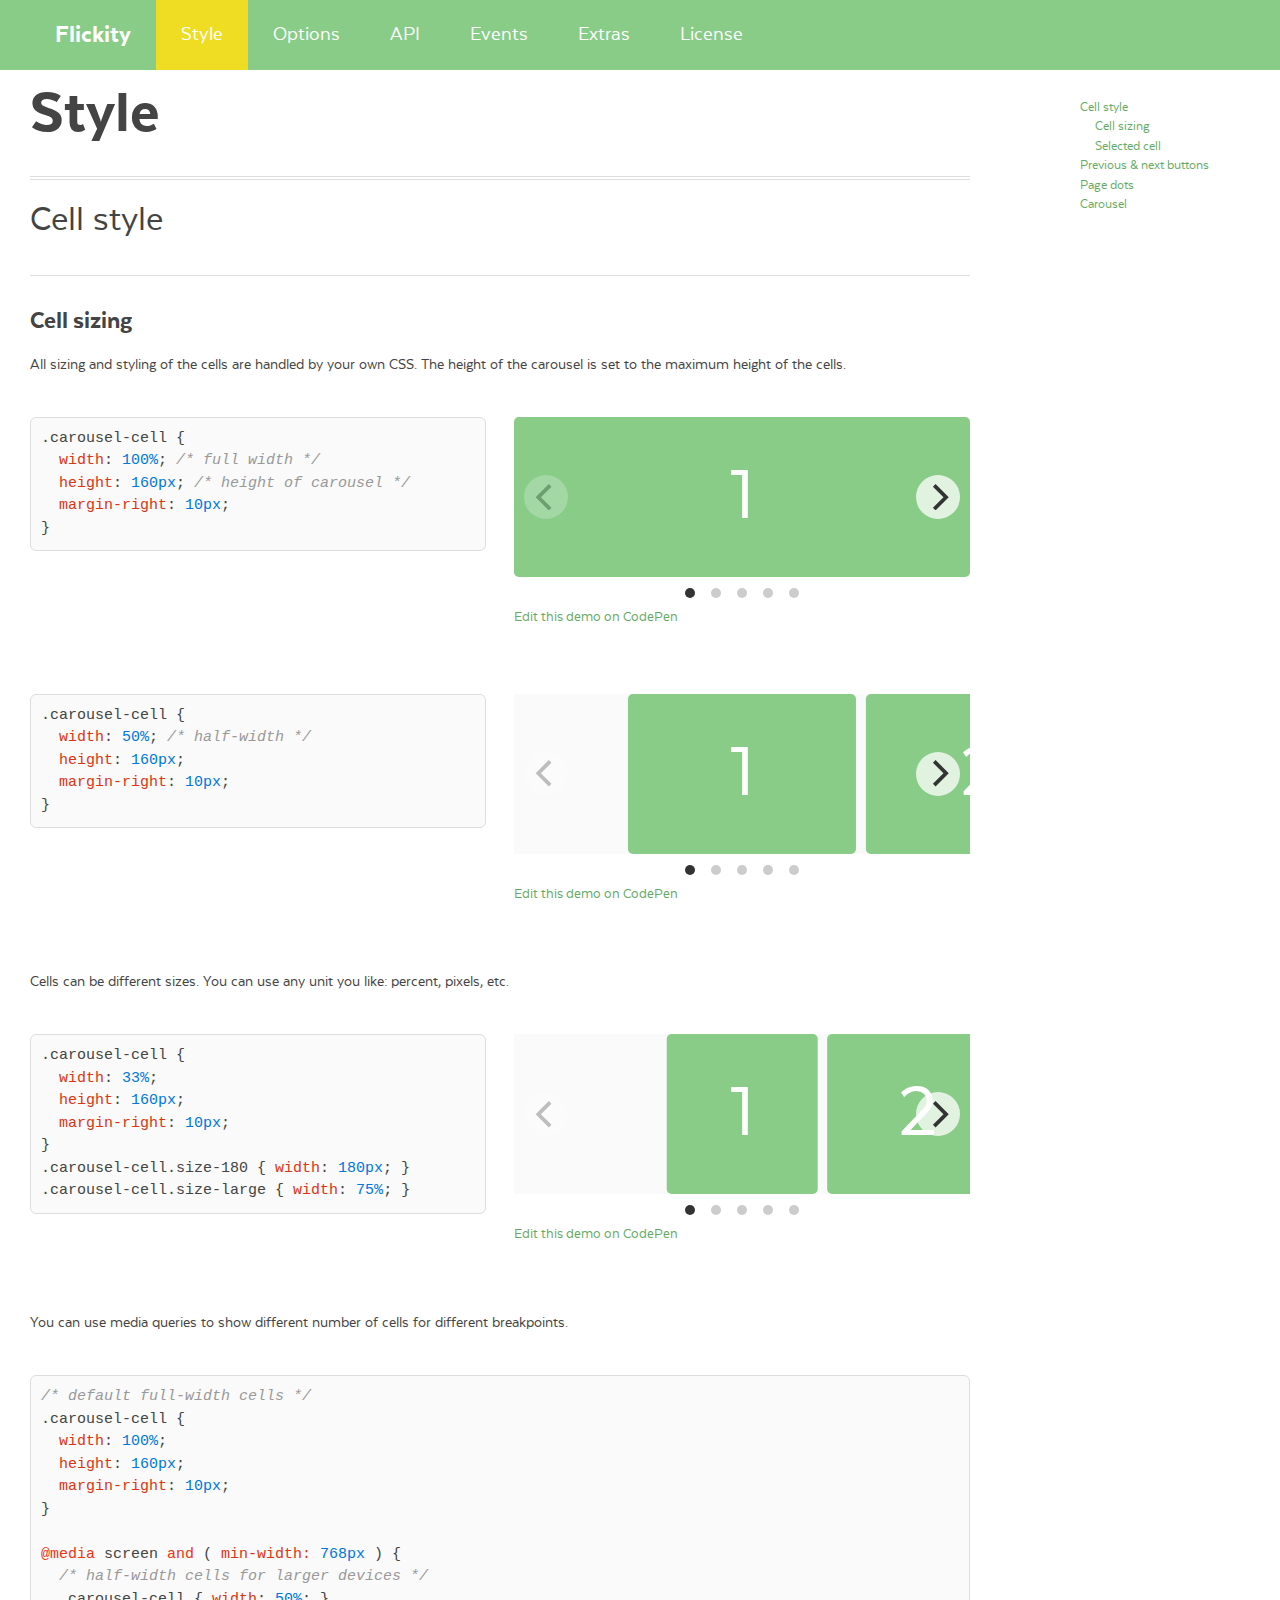
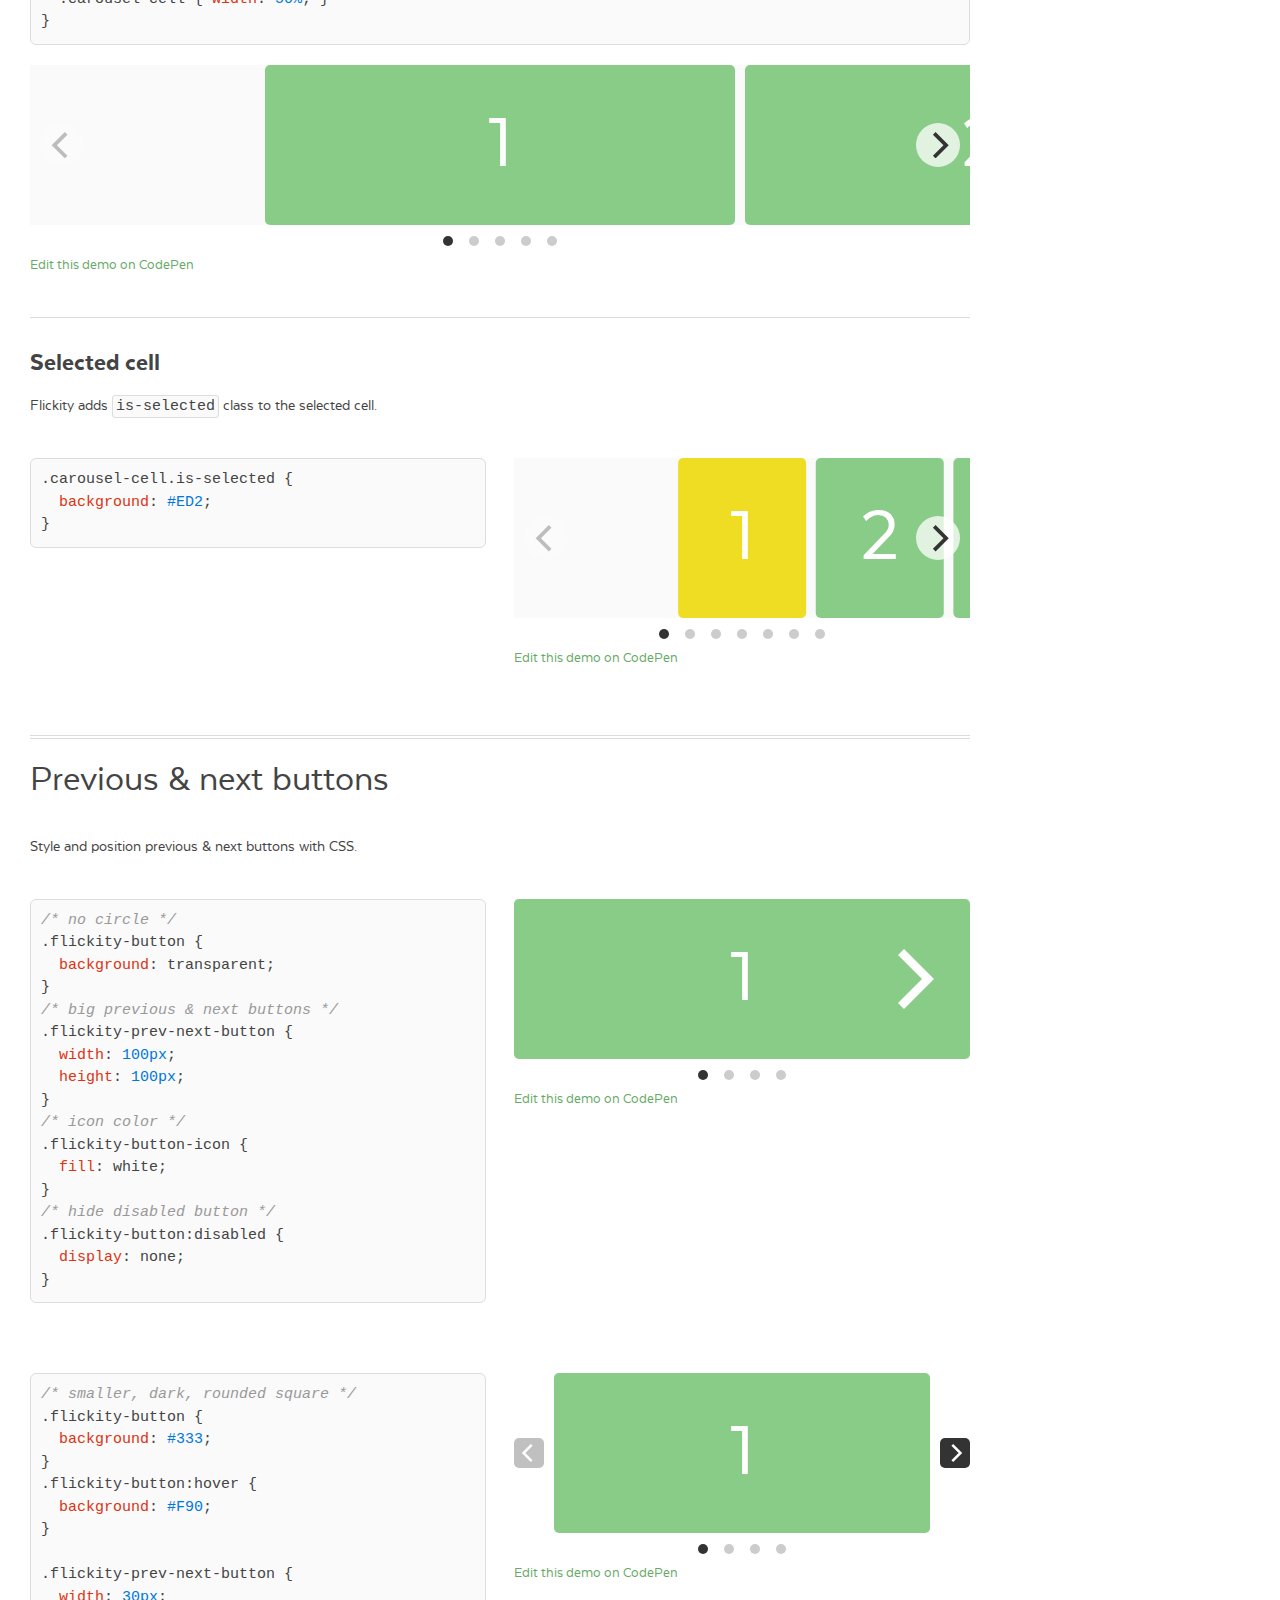
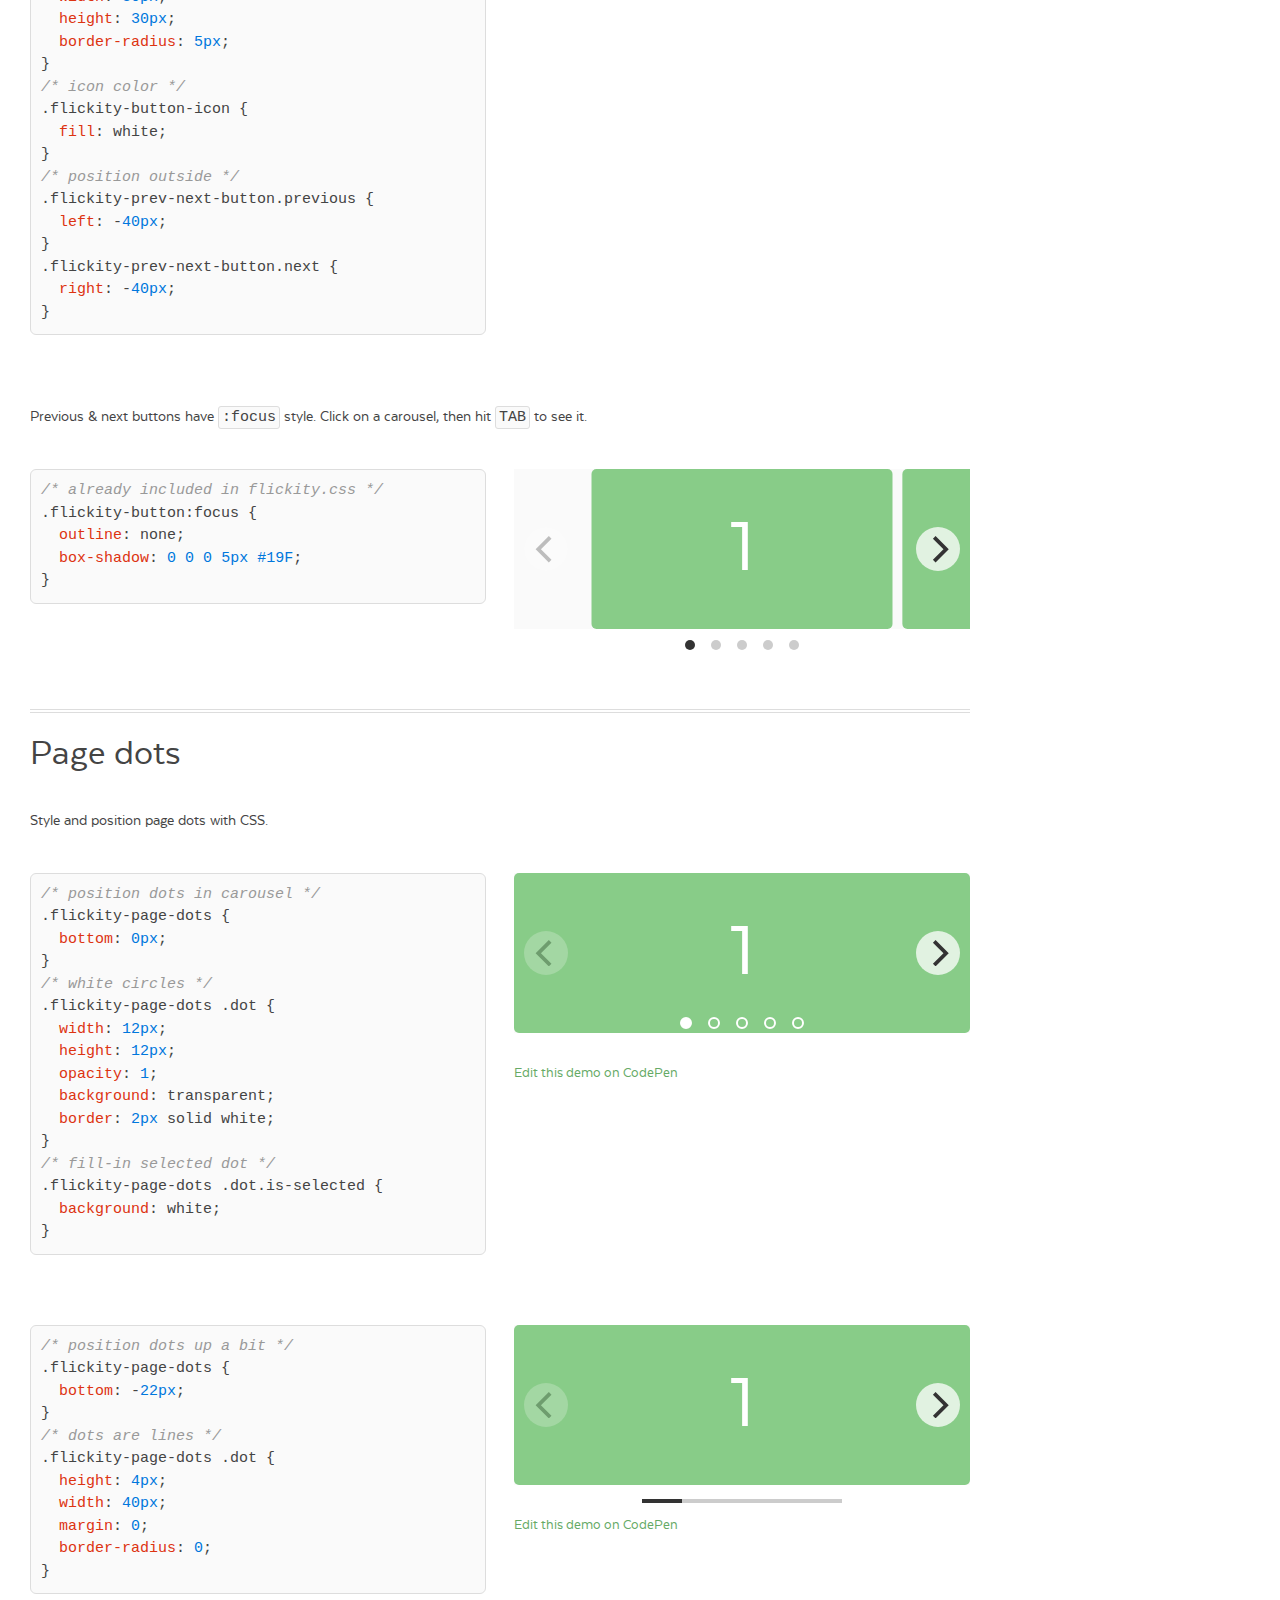
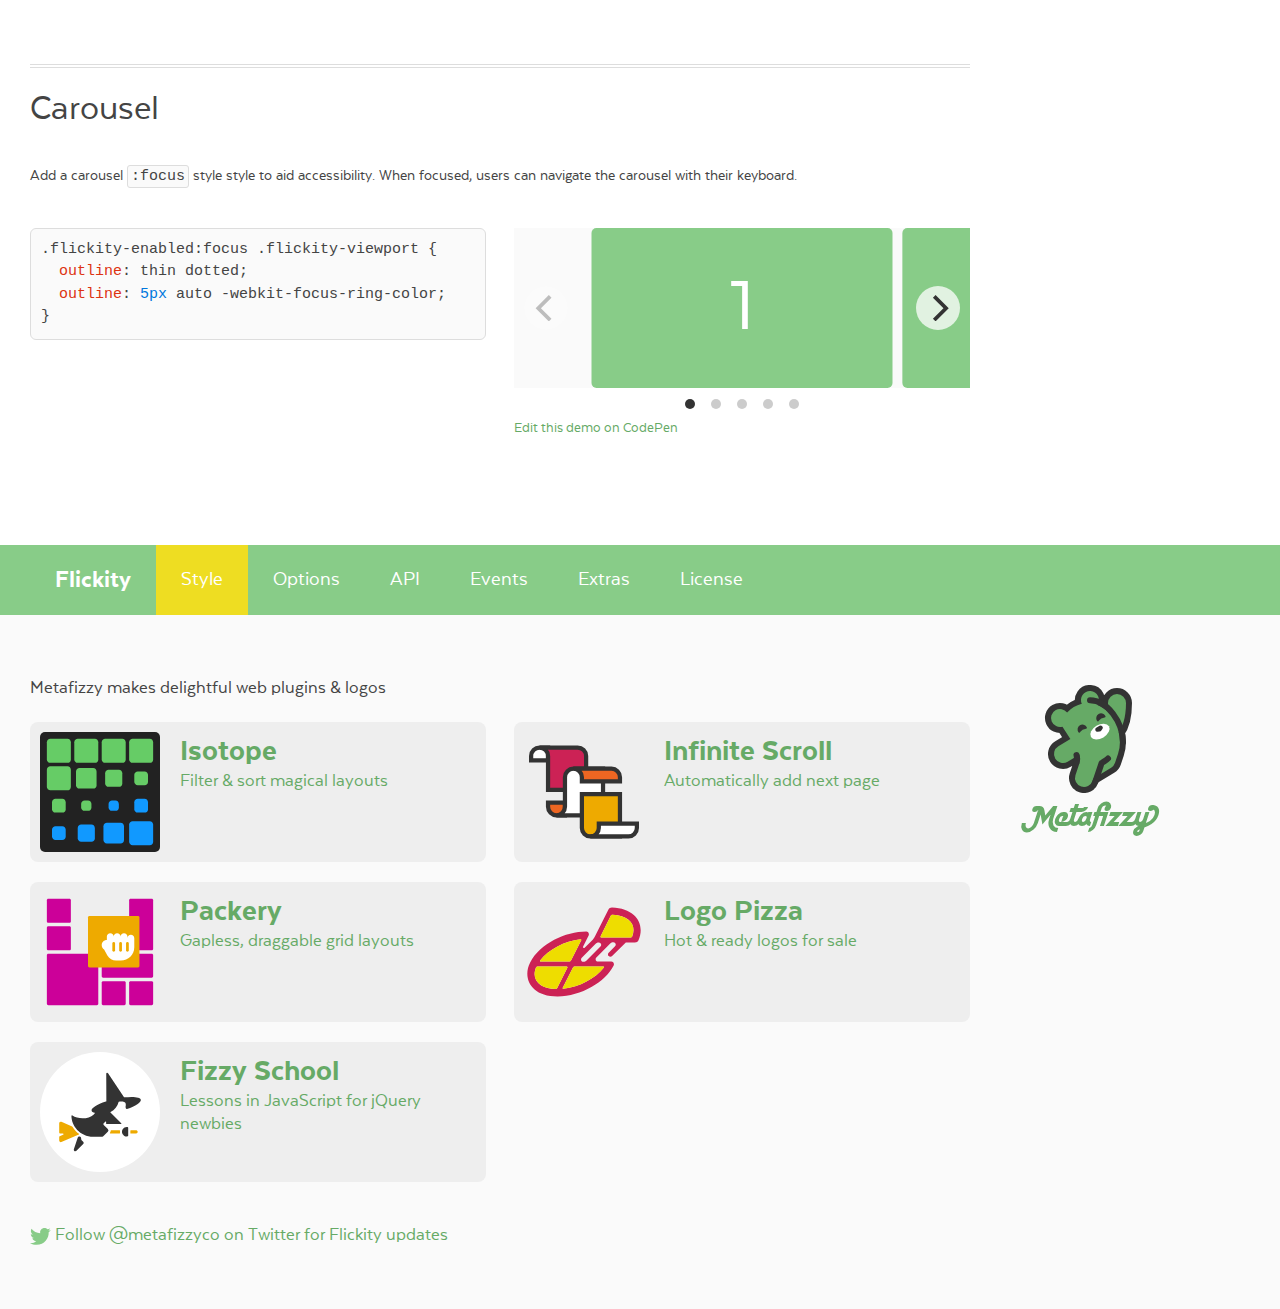
<file: docs/style.html>
<!DOCTYPE html><html lang="en" class="export"><head>
  <meta charset="utf-8">
  <meta name="description" content="Touch, responsive, flickable carousels">
  <meta name="viewport" content="width=device-width">

  <title>Flickity · Style</title>

    <link rel="stylesheet" href="css/flickity-docs.css?6" media="screen">

  <meta name="twitter:card" content="summary">
  <meta name="twitter:site" content="@metafizzyco">
  <meta name="twitter:url" content="https://flickity.metafizzy.co/style.html">
  <meta name="twitter:title" content="Flickity Style">
  <meta name="twitter:description" content="Touch, responsive, flickable carousels">

</head>
<body class="page--style">


<nav class="site-nav">
  <div class="container">
    <ul class="site-nav__list">
      <li class="site-nav__item site-nav__item--homepage"><a href=".">Flickity</a></li>
      <li class="site-nav__item site-nav__item--style"><a href="style.html">Style</a></li>
      <li class="site-nav__item site-nav__item--options"><a href="options.html">Options</a></li>
      <li class="site-nav__item site-nav__item--api"><a href="api.html">API</a></li>
      <li class="site-nav__item site-nav__item--events"><a href="events.html">Events</a></li>
      <li class="site-nav__item site-nav__item--extras"><a href="extras.html">Extras</a></li>
      <li class="site-nav__item site-nav__item--license"><a href="license.html">License</a></li>
    </ul>
  </div>
</nav>


<div class="main">
  <div class="container">
      <h1 class="page-title">Style</h1>


    <ul class="page-nav" data-js="page-nav">
<li class="page-nav__item page-nav__item--h2"><a href="#cell-style">Cell style</a></li>
<li class="page-nav__item page-nav__item--h3"><a href="#cell-sizing">Cell sizing</a></li>
<li class="page-nav__item page-nav__item--h3"><a href="#selected-cell">Selected cell</a></li>
<li class="page-nav__item page-nav__item--h2"><a href="#previous-next-buttons">Previous &amp; next buttons</a></li>
<li class="page-nav__item page-nav__item--h2"><a href="#page-dots">Page dots</a></li>
<li class="page-nav__item page-nav__item--h2"><a href="#carousel">Carousel</a></li>
</ul>


<h2 id="cell-style">Cell style</h2>

<h3 id="cell-sizing">Cell sizing</h3>

<p>All sizing and styling of the cells are handled by your own CSS. The height of the carousel is set to the maximum height of the cells.</p>

<div class="example duo">
  <div class="example__code duo__cell">
<pre><code class="css"><span class="selector-class">.carousel-cell</span> {
  <span class="attribute">width</span>: <span class="number">100%</span>; <span class="comment">/* full width */</span>
  <span class="attribute">height</span>: <span class="number">160px</span>; <span class="comment">/* height of carousel */</span>
  <span class="attribute">margin-right</span>: <span class="number">10px</span>;
}
</code></pre>
  </div>
  <div class="example__demo duo__cell">
    <div class="carousel carousel--full-width" data-flickity="">
      <div class="carousel-cell"></div>
      <div class="carousel-cell"></div>
      <div class="carousel-cell"></div>
      <div class="carousel-cell"></div>
      <div class="carousel-cell"></div>
    </div>
    <p class="edit-demo">
        <a href="https://codepen.io/desandro/pen/dPdyJK">Edit this demo on CodePen</a>
    </p>
  </div>
</div>

<div class="example duo">
  <div class="example__code duo__cell">
<pre><code class="css"><span class="selector-class">.carousel-cell</span> {
  <span class="attribute">width</span>: <span class="number">50%</span>; <span class="comment">/* half-width */</span>
  <span class="attribute">height</span>: <span class="number">160px</span>;
  <span class="attribute">margin-right</span>: <span class="number">10px</span>;
}
</code></pre>
  </div>
  <div class="example__demo duo__cell">
    <div class="carousel carousel--half-width" data-flickity="">
      <div class="carousel-cell"></div>
      <div class="carousel-cell"></div>
      <div class="carousel-cell"></div>
      <div class="carousel-cell"></div>
      <div class="carousel-cell"></div>
    </div>
    <p class="edit-demo">
        <a href="https://codepen.io/desandro/pen/gbvOvy">Edit this demo on CodePen</a>
    </p>
  </div>
</div>

<p>Cells can be different sizes. You can use any unit you like: percent, pixels, etc.</p>

<div class="example duo">
  <div class="example__code duo__cell">
<pre><code class="css"><span class="selector-class">.carousel-cell</span> {
  <span class="attribute">width</span>: <span class="number">33%</span>;
  <span class="attribute">height</span>: <span class="number">160px</span>;
  <span class="attribute">margin-right</span>: <span class="number">10px</span>;
}
<span class="selector-class">.carousel-cell</span><span class="selector-class">.size-180</span> { <span class="attribute">width</span>: <span class="number">180px</span>; }
<span class="selector-class">.carousel-cell</span><span class="selector-class">.size-large</span> { <span class="attribute">width</span>: <span class="number">75%</span>; }
</code></pre>
  </div>
  <div class="example__demo duo__cell">
    <div class="carousel carousel--various-widths" data-flickity="">
      <div class="carousel-cell"></div>
      <div class="carousel-cell size-180"></div>
      <div class="carousel-cell size-large"></div>
      <div class="carousel-cell"></div>
      <div class="carousel-cell size-large"></div>
    </div>
    <p class="edit-demo">
        <a href="https://codepen.io/desandro/pen/raJNdm">Edit this demo on CodePen</a>
    </p>
  </div>
</div>

<p>You can use media queries to show different number of cells for different breakpoints.</p>

<div class="example">
  <div class="example__code">
<pre><code class="css"><span class="comment">/* default full-width cells */</span>
<span class="selector-class">.carousel-cell</span> {
  <span class="attribute">width</span>: <span class="number">100%</span>;
  <span class="attribute">height</span>: <span class="number">160px</span>;
  <span class="attribute">margin-right</span>: <span class="number">10px</span>;
}

<span class="keyword">@media</span> screen <span class="keyword">and</span> ( <span class="attribute">min-width:</span> <span class="number">768px</span> ) {
  <span class="comment">/* half-width cells for larger devices */</span>
  <span class="selector-class">.carousel-cell</span> { <span class="attribute">width</span>: <span class="number">50%</span>; }
}
</code></pre>
  </div>
  <div class="example__demo">
    <div class="carousel carousel--media-queried" data-flickity="">
      <div class="carousel-cell"></div>
      <div class="carousel-cell"></div>
      <div class="carousel-cell"></div>
      <div class="carousel-cell"></div>
      <div class="carousel-cell"></div>
    </div>
    <p class="edit-demo">
        <a href="https://codepen.io/desandro/pen/azqbGV">Edit this demo on CodePen</a>
    </p>
  </div>
</div>

<h3 id="selected-cell">Selected cell</h3>

<p>Flickity adds <code>is-selected</code> class to the selected cell.</p>

<div class="example duo">
  <div class="example__code duo__cell">
<pre><code class="css"><span class="selector-class">.carousel-cell</span><span class="selector-class">.is-selected</span> {
  <span class="attribute">background</span>: <span class="number">#ED2</span>;
}
</code></pre>
  </div>
  <div class="example__demo duo__cell">
    <div class="carousel carousel--selected-cell carousel--show-several" data-flickity="">
      <div class="carousel-cell"></div>
      <div class="carousel-cell"></div>
      <div class="carousel-cell"></div>
      <div class="carousel-cell"></div>
      <div class="carousel-cell"></div>
      <div class="carousel-cell"></div>
      <div class="carousel-cell"></div>
    </div>
    <p class="edit-demo">
        <a href="https://codepen.io/desandro/pen/YPezvR">Edit this demo on CodePen</a>
    </p>
  </div>
</div>


<h2 id="previous-next-buttons">Previous &amp; next buttons</h2>

<p>Style and position previous &amp; next buttons with CSS.</p>

<div class="example duo">
  <div class="example__code duo__cell">
<pre><code class="css"><span class="comment">/* no circle */</span>
<span class="selector-class">.flickity-button</span> {
  <span class="attribute">background</span>: transparent;
}
<span class="comment">/* big previous &amp; next buttons */</span>
<span class="selector-class">.flickity-prev-next-button</span> {
  <span class="attribute">width</span>: <span class="number">100px</span>;
  <span class="attribute">height</span>: <span class="number">100px</span>;
}
<span class="comment">/* icon color */</span>
<span class="selector-class">.flickity-button-icon</span> {
  <span class="attribute">fill</span>: white;
}
<span class="comment">/* hide disabled button */</span>
<span class="selector-class">.flickity-button</span><span class="selector-pseudo">:disabled</span> {
  <span class="attribute">display</span>: none;
}
</code></pre>
  </div>
  <div class="example__demo duo__cell">
    <div class="carousel carousel--full-width carousel--prev-next-big-arrow" data-flickity="">
      <div class="carousel-cell"></div>
      <div class="carousel-cell"></div>
      <div class="carousel-cell"></div>
      <div class="carousel-cell"></div>
    </div>
    <p class="edit-demo">
        <a href="https://codepen.io/desandro/pen/EaQxpb">Edit this demo on CodePen</a>
    </p>
  </div>
</div>

<div class="example duo">
  <div class="example__code duo__cell">
<pre><code class="css"><span class="comment">/* smaller, dark, rounded square */</span>
<span class="selector-class">.flickity-button</span> {
  <span class="attribute">background</span>: <span class="number">#333</span>;
}
<span class="selector-class">.flickity-button</span><span class="selector-pseudo">:hover</span> {
  <span class="attribute">background</span>: <span class="number">#F90</span>;
}

<span class="selector-class">.flickity-prev-next-button</span> {
  <span class="attribute">width</span>: <span class="number">30px</span>;
  <span class="attribute">height</span>: <span class="number">30px</span>;
  <span class="attribute">border-radius</span>: <span class="number">5px</span>;
}
<span class="comment">/* icon color */</span>
<span class="selector-class">.flickity-button-icon</span> {
  <span class="attribute">fill</span>: white;
}
<span class="comment">/* position outside */</span>
<span class="selector-class">.flickity-prev-next-button</span><span class="selector-class">.previous</span> {
  <span class="attribute">left</span>: -<span class="number">40px</span>;
}
<span class="selector-class">.flickity-prev-next-button</span><span class="selector-class">.next</span> {
  <span class="attribute">right</span>: -<span class="number">40px</span>;
}
</code></pre>
  </div>
  <div class="example__demo duo__cell">
    <div class="carousel carousel--full-width carousel--prev-next-small-outside" data-flickity="">
      <div class="carousel-cell"></div>
      <div class="carousel-cell"></div>
      <div class="carousel-cell"></div>
      <div class="carousel-cell"></div>
    </div>
    <p class="edit-demo">
        <a href="https://codepen.io/desandro/pen/zxRYMP">Edit this demo on CodePen</a>
    </p>
  </div>
</div>

<p>Previous &amp; next buttons have <code>:focus</code> style. Click on a carousel, then hit <kbd>TAB</kbd> to see it.</p>

<div class="example duo">
  <div class="example__code duo__cell">
<pre><code class="css"><span class="comment">/* already included in flickity.css */</span>
<span class="selector-class">.flickity-button</span><span class="selector-pseudo">:focus</span> {
  <span class="attribute">outline</span>: none;
  <span class="attribute">box-shadow</span>: <span class="number">0</span> <span class="number">0</span> <span class="number">0</span> <span class="number">5px</span> <span class="number">#19F</span>;
}
</code></pre>
  </div>
  <div class="example__demo duo__cell">
    <div class="carousel" data-flickity="">
      <div class="carousel-cell"></div>
      <div class="carousel-cell"></div>
      <div class="carousel-cell"></div>
      <div class="carousel-cell"></div>
      <div class="carousel-cell"></div>
    </div>
  </div>
</div>


<h2 id="page-dots">Page dots</h2>

<p>Style and position page dots with CSS.</p>

<div class="example duo">
  <div class="example__code duo__cell">
<pre><code class="css"><span class="comment">/* position dots in carousel */</span>
<span class="selector-class">.flickity-page-dots</span> {
  <span class="attribute">bottom</span>: <span class="number">0px</span>;
}
<span class="comment">/* white circles */</span>
<span class="selector-class">.flickity-page-dots</span> <span class="selector-class">.dot</span> {
  <span class="attribute">width</span>: <span class="number">12px</span>;
  <span class="attribute">height</span>: <span class="number">12px</span>;
  <span class="attribute">opacity</span>: <span class="number">1</span>;
  <span class="attribute">background</span>: transparent;
  <span class="attribute">border</span>: <span class="number">2px</span> solid white;
}
<span class="comment">/* fill-in selected dot */</span>
<span class="selector-class">.flickity-page-dots</span> <span class="selector-class">.dot</span><span class="selector-class">.is-selected</span> {
  <span class="attribute">background</span>: white;
}
</code></pre>
  </div>
  <div class="example__demo duo__cell">
    <div class="carousel carousel--full-width carousel--o-dots" data-flickity="">
      <div class="carousel-cell"></div>
      <div class="carousel-cell"></div>
      <div class="carousel-cell"></div>
      <div class="carousel-cell"></div>
      <div class="carousel-cell"></div>
    </div>
    <p class="edit-demo">
        <a href="https://codepen.io/desandro/pen/EaQaYL">Edit this demo on CodePen</a>
    </p>
  </div>
</div>

<div class="example duo">
  <div class="example__code duo__cell">
<pre><code class="css"><span class="comment">/* position dots up a bit */</span>
<span class="selector-class">.flickity-page-dots</span> {
  <span class="attribute">bottom</span>: -<span class="number">22px</span>;
}
<span class="comment">/* dots are lines */</span>
<span class="selector-class">.flickity-page-dots</span> <span class="selector-class">.dot</span> {
  <span class="attribute">height</span>: <span class="number">4px</span>;
  <span class="attribute">width</span>: <span class="number">40px</span>;
  <span class="attribute">margin</span>: <span class="number">0</span>;
  <span class="attribute">border-radius</span>: <span class="number">0</span>;
}
</code></pre>
  </div>
  <div class="example__demo duo__cell">
    <div class="carousel carousel--full-width carousel--line-dots" data-flickity="">
      <div class="carousel-cell"></div>
      <div class="carousel-cell"></div>
      <div class="carousel-cell"></div>
      <div class="carousel-cell"></div>
      <div class="carousel-cell"></div>
    </div>
    <p class="edit-demo">
        <a href="https://codepen.io/desandro/pen/ByYyao">Edit this demo on CodePen</a>
    </p>
  </div>
</div>


<h2 id="carousel">Carousel</h2>

<p>Add a carousel <code>:focus</code> style style to aid accessibility. When focused, users can navigate the carousel with their keyboard.</p>

<div class="example duo">
  <div class="example__code duo__cell">
<pre><code class="css"><span class="selector-class">.flickity-enabled</span><span class="selector-pseudo">:focus</span> <span class="selector-class">.flickity-viewport</span> {
  <span class="attribute">outline</span>: thin dotted;
  <span class="attribute">outline</span>: <span class="number">5px</span> auto -webkit-focus-ring-color;
}
</code></pre>
  </div>
  <div class="example__demo duo__cell">
    <div class="carousel carousel--carousel-focus" data-flickity="">
      <div class="carousel-cell"></div>
      <div class="carousel-cell"></div>
      <div class="carousel-cell"></div>
      <div class="carousel-cell"></div>
      <div class="carousel-cell"></div>
    </div>
    <p class="edit-demo">
        <a href="https://codepen.io/desandro/pen/RNQOGm">Edit this demo on CodePen</a>
    </p>
  </div>
</div>


  </div>
</div>

<nav class="site-nav">
  <div class="container">
    <ul class="site-nav__list">
      <li class="site-nav__item site-nav__item--homepage"><a href=".">Flickity</a></li>
      <li class="site-nav__item site-nav__item--style"><a href="style.html">Style</a></li>
      <li class="site-nav__item site-nav__item--options"><a href="options.html">Options</a></li>
      <li class="site-nav__item site-nav__item--api"><a href="api.html">API</a></li>
      <li class="site-nav__item site-nav__item--events"><a href="events.html">Events</a></li>
      <li class="site-nav__item site-nav__item--extras"><a href="extras.html">Extras</a></li>
      <li class="site-nav__item site-nav__item--license"><a href="license.html">License</a></li>
    </ul>
  </div>
</nav>

<footer class="site-footer">

  <div class="container">

    <p class="site-footer__copy">Metafizzy makes delightful web plugins &amp; logos</p>

    <div class="showcase">
    
      <ul class="showcase-item-list">
          <li class="showcase-item">
            <a class="showcase-item__link" href="https://isotope.metafizzy.co">
              <div class="showcase-item__image">
                  <svg class="isotope-illo" xmlns="http://www.w3.org/2000/svg" viewBox="0 0 350 350" width="100" height="100">
                    <path class="isotope-illo__color1" fill="#6C6" d="M80 170H30c-6 0-10-5-10-10v-50c0-6 5-10 10-10h50c6 0 10 5 10 10v50C90 166 86 170 80 170z"></path>
                    <path class="isotope-illo__color1" fill="#6C6" d="M80 90H30c-6 0-10-5-10-10V30c0-6 5-10 10-10h50c6 0 10 5 10 10v50C90 86 86 90 80 90z"></path>
                    <path class="isotope-illo__color1" fill="#6C6" d="M160 90h-50c-6 0-10-5-10-10V30c0-6 5-10 10-10h50c6 0 10 5 10 10v50C170 86 166 90 160 90z"></path>
                    <path class="isotope-illo__color1" fill="#6C6" d="M240 90h-50c-6 0-10-5-10-10V30c0-6 5-10 10-10h50c6 0 10 5 10 10v50C250 86 246 90 240 90z"></path>
                    <path class="isotope-illo__color1" fill="#6C6" d="M320 90h-50c-6 0-10-5-10-10V30c0-6 5-10 10-10h50c6 0 10 5 10 10v50C330 86 326 90 320 90z"></path>
                    <path class="isotope-illo__color1" fill="#6C6" d="M155 165h-40c-6 0-10-5-10-10v-40c0-6 5-10 10-10h40c6 0 10 5 10 10v40 C165 161 161 165 155 165z"></path>
                    <path class="isotope-illo__color1" fill="#6C6" d="M230 160h-30c-6 0-10-5-10-10v-30c0-6 5-10 10-10h30c6 0 10 5 10 10v30 C240 156 236 160 230 160z"></path>
                    <path class="isotope-illo__color1" fill="#6C6" d="M305 155h-20c-6 0-10-5-10-10v-20c0-6 5-10 10-10h20c6 0 10 5 10 10v20 C315 151 311 155 305 155z"></path>
                    <path class="isotope-illo__color1" fill="#6C6" d="M65 235H45c-6 0-10-5-10-10v-20c0-6 5-10 10-10h20c6 0 10 5 10 10v20C75 231 71 235 65 235z"></path>
                    <path class="isotope-illo__color1" fill="#6C6" d="M140 230h-10c-6 0-10-5-10-10v-10c0-6 5-10 10-10h10c6 0 10 5 10 10v10 C150 226 146 230 140 230z"></path>
                    <path class="isotope-illo__color2" fill="#19F" d="M305 235h-20c-6 0-10-5-10-10v-20c0-6 5-10 10-10h20c6 0 10 5 10 10v20 C315 231 311 235 305 235z"></path>
                    <path class="isotope-illo__color2" fill="#19F" d="M65 315H45c-6 0-10-5-10-10v-20c0-6 5-10 10-10h20c6 0 10 5 10 10v20C75 311 71 315 65 315z"></path>
                    <path class="isotope-illo__color2" fill="#19F" d="M150 320h-30c-6 0-10-5-10-10v-30c0-6 5-10 10-10h30c6 0 10 5 10 10v30 C160 316 156 320 150 320z"></path>
                    <path class="isotope-illo__color2" fill="#19F" d="M220 230h-10c-6 0-10-5-10-10v-10c0-6 5-10 10-10h10c6 0 10 5 10 10v10 C230 226 226 230 220 230z"></path>
                    <path class="isotope-illo__color2" fill="#19F" d="M235 325h-40c-6 0-10-5-10-10v-40c0-6 5-10 10-10h40c6 0 10 5 10 10v40 C245 321 241 325 235 325z"></path>
                    <path class="isotope-illo__color2" fill="#19F" d="M320 330h-50c-6 0-10-5-10-10v-50c0-6 5-10 10-10h50c6 0 10 5 10 10v50 C330 326 326 330 320 330z"></path>
                  </svg>
              </div>
              <div class="showcase-item__text">
                <h3 class="showcase-item__title">Isotope</h3>
                <p class="showcase-item__description">Filter &amp; sort magical layouts</p>
              </div>
            </a>
          </li>
    
          <li class="showcase-item">
            <a class="showcase-item__link" href="https://infinite-scroll.com">
              <div class="showcase-item__image">
                  <svg class="infinite-scroll-illo" xmlns="http://www.w3.org/2000/svg" viewBox="0 0 520 520" width="200" height="200">
                    <path class="infinite-scroll-illo__page infinite-scroll-illo__page--back" d="M90,110H10V90c0-22,18-40,40-40h40V110z"></path>
                    <path class="infinite-scroll-illo__page infinite-scroll-illo__page--front1" d="M270,90L270,90c0-22-18-40-40-40h0H50h0c22,0,40,18,40,40v0v0v160h180V90z"></path>
                    <path class="infinite-scroll-illo__page infinite-scroll-illo__page--front2" d="M170,330v-20H90v20v0c0,22,18,40,40,40h0h40V330z"></path>
                    <path class="infinite-scroll-illo__page infinite-scroll-illo__page--back" d="M350,150H210c-22,0-40,18-40,40v140v0c0,22-18,40-40,40h0h220V150z"></path>
                    <path class="infinite-scroll-illo__page infinite-scroll-illo__page--front3" d="M430,470V270H250v160c0,22,18,40,40,40H430z"></path>
                    <path class="infinite-scroll-illo__page infinite-scroll-illo__page--front2" d="M250,190v20h180v-20c0-22-18-40-40-40H210h0C232,150,250,168,250,190L250,190z"></path>
                    <path class="infinite-scroll-illo__page infinite-scroll-illo__page--back" d="M330,410v20v0c0,22-18,40-40,40h0h180c22,0,40-18,40-40v-20H330z"></path>
                  </svg>
              </div>
              <div class="showcase-item__text">
                <h3 class="showcase-item__title">Infinite Scroll</h3>
                <p class="showcase-item__description">Automatically add next page</p>
              </div>
            </a>
          </li>
    
    
          <li class="showcase-item">
            <a class="showcase-item__link" href="https://packery.metafizzy.co">
              <div class="showcase-item__image">
                  <svg class="packery-illo" xmlns="http://www.w3.org/2000/svg" viewBox="0 0 700 700" width="100" height="100">
                    <path class="packery-illo__item" fill="#C09" d="M172 180H48c-4 0-8-4-8-8V48c0-4 4-8 8-8h124c4 0 8 4 8 8v124C180 176 176 180 172 180z"></path>
                    <path class="packery-illo__item" fill="#C09" d="M172 340H48c-4 0-8-4-8-8V208c0-4 4-8 8-8h124c4 0 8 4 8 8v124C180 336 176 340 172 340z"></path>
                    <path class="packery-illo__item" fill="#C09" d="M492 660H368c-4 0-8-4-8-8V528c0-4 4-8 8-8h124c4 0 8 4 8 8v124C500 656 496 660 492 660z"></path>
                    <path class="packery-illo__item" fill="#C09" d="M652 660H528c-4 0-8-4-8-8V528c0-4 4-8 8-8h124c4 0 8 4 8 8v124C660 656 656 660 652 660z"></path>
                    <path class="packery-illo__item" fill="#C09" d="M652 500H368c-4 0-8-4-8-8V368c0-4 4-8 8-8h284c4 0 8 4 8 8v124C660 496 656 500 652 500z"></path>
                    <path class="packery-illo__item" fill="#C09" d="M332 660H48c-4 0-8-4-8-8V368c0-4 4-8 8-8h284c4 0 8 4 8 8v284C340 656 336 660 332 660z"></path>
                    <path class="packery-illo__item" fill="#C09" d="M652 340H528c-4 0-8-4-8-8V48c0-4 4-8 8-8h124c4 0 8 4 8 8v284C660 336 656 340 652 340z"></path>
                    <path class="packery-illo__draggie" fill="#EA0" d="M572 440H288c-4 0-8-4-8-8V148c0-4 4-8 8-8h284c4 0 8 4 8 8v284C580 436 576 440 572 440z"></path>
                    <g>
                      <path class="packery-illo__hand" fill="white" d="M530 250c-11 0-20 9-20 20v-10c0-11-9-20-20-20s-20 9-20 20c0-11-9-20-20-20s-20 9-20 20c0-11-9-20-20-20
                        s-20 9-20 20v20c-17 0-30 13-30 30c0 11 6 20 14 25l19 35c10 18 30 30 51 30h28
                        c43 0 78-35 78-78V270C550 259 541 250 530 250z"></path>
                      <line class="packery-illo__hand-line" stroke="#EA0" fill="none" stroke-width="16" stroke-linecap="round" x1="430" y1="300" x2="430" y2="340"></line>
                      <line class="packery-illo__hand-line" stroke="#EA0" fill="none" stroke-width="16" stroke-linecap="round" x1="470" y1="300" x2="470" y2="340"></line>
                      <line class="packery-illo__hand-line" stroke="#EA0" fill="none" stroke-width="16" stroke-linecap="round" x1="510" y1="300" x2="510" y2="340"></line>
                    </g>
                  </svg>
              </div>
              <div class="showcase-item__text">
                <h3 class="showcase-item__title">Packery</h3>
                <p class="showcase-item__description">Gapless, draggable grid layouts</p>
              </div>
            </a>
          </li>
    
          <li class="showcase-item">
            <a class="showcase-item__link" href="http://logo.pizza">
              <div class="showcase-item__image">
                  <svg class="logo-pizza-illo" xmlns="http://www.w3.org/2000/svg" viewBox="0 0 700 700" width="100" height="100">
                    <path class="logo-pizza-illo__outline" fill="#C25" d="M513 91c-9-0-17 5-21 12l-80 160c-3 5-6 10-11 15l-47 47
                      c-5 5-12-1-9-7l32-64c5-11-2-23-14-23h-0c-121 0-268 70-327 180
                      C-9 497 35 609 196 609c138 0 279-85 327-180v0c5-11-2-23-14-23h-77c-13 0-19-15-10-24
                      l81-81c5-5 11-8 18-8l0 0c13 0 19 15 10 24L494 354c-6 6-6 14 0 20c3 3 6 4 10 4
                      c4 0 7-1 10-4l80-80h53c9 0 17-5 21-13C707 190 656 97 513 91z M334 281l-59 117
                      c-2 5-7 8-13 8H97c-4 0-6-4-3-7c49-64 143-114 236-124C333 275 335 278 334 281z
                       M70 441c2-4 6-7 10-7h168c4 0 7 4 5 8l-59 118c-2 4-6 6-11 6
                      C106 565 38 521 70 441z M466 441c-49 64-143 114-236 124c-3 0-6-3-4-6l59-117
                      c2-5 7-8 13-8h166C466 434 468 438 466 441z M446 318l-81 81c-5 5-11 8-18 8l0 0
                      c-13 0-19-15-10-24l81-81c5-5 11-8 18-8l0 0C449 294 455 309 446 318z M447 258L506 139
                      c2-4 6-7 11-6c101 7 140 60 114 126c-2 4-6 7-10 7H452C448 266 445 262 447 258z"></path>
                    <path class="logo-pizza-illo__slice" fill="#ED0" d="M334 281l-59 117c-2 5-7 8-13 8H97c-4 0-6-4-3-7
                      c49-64 143-114 236-124C333 275 335 278 334 281z"></path>
                    <path class="logo-pizza-illo__slice" fill="#ED0" d="M70 441c2-4 6-7 10-7h168c4 0 7 4 5 8l-59 118c-2 4-6 6-11 6
                      C106 565 38 521 70 441z"></path>
                    <path class="logo-pizza-illo__slice" fill="#ED0" d="M466 441c-49 64-143 114-236 124c-3 0-6-3-4-6l59-117
                      c2-5 7-8 13-8h166C466 434 468 438 466 441z"></path>
                    <path class="logo-pizza-illo__slice" fill="#ED0" d="M447 258L506 139c2-4 6-7 11-6c101 7 140 60 114 126c-2 4-6 7-10 7H452
                      C448 266 445 262 447 258z"></path>
                  </svg>
              </div>
              <div class="showcase-item__text">
                <h3 class="showcase-item__title">Logo Pizza</h3>
                <p class="showcase-item__description">Hot &amp; ready logos for sale</p>
              </div>
            </a>
          </li>
    
          <li class="showcase-item">
            <a class="showcase-item__link" href="http://fizzy.school">
              <div class="showcase-item__image">
                  <svg class="witchie-logo" xmlns="http://www.w3.org/2000/svg" viewBox="0 0 1000 1000" width="200" height="200">
                    <circle class="witchie-logo__moon" fill="white" cx="500" cy="500" r="500"></circle>
                    <path class="witchie-logo__broom" fill="#EA0" d="M582 675a35 35 0 0 0 8-20 3 3 0 0 1 3-2h71a3 3 0 0 1 3 3 59 59 0 0 0 0 20 3 3 0 0 1-3 3h-79A3 3 0 0 1 582 675Zm219 4a13 13 0 0 0 13-14c-1-7-7-12-14-12h-44a3 3 0 0 0-3 3v21a3 3 0 0 0 3 3ZM299 660a203 203 0 0 1-27-36 8 8 0 0 0-4-3L178 582a13 13 0 0 0-18 12v77a8 8 0 0 0 8 8h22a5 5 0 0 1 2 10L164 703a8 8 0 0 0-4 7v28a13 13 0 0 0 18 12l146-63a3 3 0 0 0 1-5A197 197 0 0 1 299 660Z"></path>
                    <path class="witchie-logo__dress" fill="#333" d="M326 705h4a13 13 0 0 1 13 13v8a13 13 0 0 0 4 9l13 13a13 13 0 0 1 0 19l-56 56c-10 10-26-0-22-13L314 714A13 13 0 0 1 326 705Zm397-79c-27 0-47 26-37 54 3 7 11 16 17 19a42 42 0 0 0 19 5 38 38 0 0 0 7-1 8 8 0 0 0 6-8v-62a8 8 0 0 0-6-8 38 38 0 0 0-7-1M840 397c-3-15-33-23-77-23a521 521 0 0 0-59 4 5 5 0 0 1-5-2L567 177a8 8 0 0 0-7-4 8 8 0 0 0-8 8l1 227a5 5 0 0 1-4 5c-74 24-123 55-119 76 2 8 11 14 26 18a3 3 0 0 1 1 4l-11 11c-20 20-56 30-92 30-31 0-63-8-84-23a5 5 0 0 0-3-1 5 5 0 0 0-5 5c0 78 68 173 183 173h75a10 10 0 0 0 7-3l38-38a16 16 0 0 0 0-23l-34-34a10 10 0 0 1 0-14l15-15a3 3 0 0 1 5 2v15a5 5 0 0 0 5 5H674a4 4 0 0 0 3-7l-90-90a3 3 0 0 1 1-4c34-19 59-49 67-84a3 3 0 0 1 2-2c6-1 12-1 17-1 22 0 37 5 39 14 1 6 3 11 2 17-5 17 1 31 8 31a6 6 0 0 0 2-0C797 448 845 419 840 397Z"></path>
                  </svg>
              </div>
              <div class="showcase-item__text">
                <h3 class="showcase-item__title">Fizzy School</h3>
                <p class="showcase-item__description">Lessons in JavaScript for jQuery newbies</p>
              </div>
            </a>
          </li>
    
      </ul> 
    
    </div>

    <p class="site-footer__copy">
      <a href="https://twitter.com/metafizzyco">
        <svg class="twitter-logo" xmlns="http://www.w3.org/2000/svg" viewBox="0 0 512 512" width="30" height="30">
          <path d="M512 97c-19 8-39 14-60 16 22-13 38-34 46-58-20 12-43 21-67 25-19-19-46-32-77-32-58 0-117 52-102 129-87-4-165-46-216-110-24 40-19 107 32 140-17 0-33-5-48-13v1c0 51 36 93 84 103-15 4-34 5-47 2 13 42 52 72 98 73-47 36-96 49-155 44 46 30 102 47 161 47 197 0 306-168 299-312 20-15 38-34 52-55z"></path>
        </svg>
        Follow @metafizzyco on Twitter for Flickity updates
      </a>
    </p>

    <div class="mfzy-brand">
      <a class="mfzy-brand__link" href="https://metafizzy.co">
        <svg class="mfzy-logo" xmlns="http://www.w3.org/2000/svg" xmlns:xlink="http://www.w3.org/1999/xlink" viewBox="0 0 144 144" width="36" height="36">
          <title>Metafizzy logo</title>
          <defs>
            <path id="mfzy-logo__body" d="M 120 24 a 12 12 0 0 0-24 0 a 72 72 0 0 1 -1 11
              a 40 40 0 0 0 -13 -8.5 A 12 12 0 1 0 61.1 25.1 c -8 2 -14 6 -19.6 11.6 
              A 12 12 0 1 0 35.3 55.5 L 45.8 72.1 l -16 9.6 A 12 12 0 0 0 42.2 102.3
              L 58 92.8 a 20 20 0 0 1 -0.2 11.9 l -5.2 15.5 a 12 12 0 0 0 22.8 7.6
              l 1.1 -3.3 l 23.7 -14.2 a 12 12 0 0 0 5.2 -6.5 l 4 -12 A 50 50 0 0 0 111.9 76
              a 52 52 0 0 0 -1.6 -12.8 C 115 57 120 44 120 24Z"></path>
            <path id="mfzy-logo__eye" d="M 0 6.5 a 6.5 6.5 0 0 1 13 0 c 0 3.5 -3 0.5 -6.5 0.5 s -6.5 3 -6.5 -0.5 Z"></path>
            <clipPath id="mfzy-logo__body-clip">
              <use xlink:href="#mfzy-logo__body"></use>
            </clipPath>
          </defs>
          <use class="mfzy-logo__body-outline" xlink:href="#mfzy-logo__body" fill="#333" stroke="#333" stroke-width="16"></use>
          <use class="mfzy-logo__body-fill" xlink:href="#mfzy-logo__body"></use>
          <g class="mfzy-logo__stripes" clip-path="url(#mfzy-logo__body-clip)">
            <rect fill="#E62" x="16" width="120" height="138"></rect>
            <path fill="#C25" d="M96 24L16 72V0h80v24z"></path>
            <path fill="#EA0" d="M116 70L16 130v-26l95-57 5 23z"></path>
            <path fill="#19F" d="M136 138H16v-8l120-72v80z"></path>
          </g>
          <path class="mfzy-logo__cut-ins" stroke="#333" fill="none" stroke-linecap="round" stroke-linejoin="round" stroke-width="8" d="M 72 20.4 c 23 0 44 29 44 56
            M 54 103.4 a 16 16 0 0 0 0 -10
            M 96 98 c -2 2 -8 6 -8.5,6 l -8.4 25.1"></path>
          <g transform="translate(53 57) rotate(-31)">
            <ellipse class="mfzy-logo__snout" cx="25" cy="21" rx="14" ry="9" fill="#FFF"></ellipse>
            <use class="mfzy-logo__feature" xlink:href="#mfzy-logo__eye" fill="#333"></use>
            <use class="mfzy-logo__feature" xlink:href="#mfzy-logo__eye" fill="#333" transform="translate(29 0)"></use>
            <path class="mfzy-logo__feature" d="M 28.6 14 a 3 3 0 0 1 1.3 5.6 l -2.6 1.2 a 3 3 0 0 1 -2.6 0
              l -2.6 -1.2 a 3 3 0 0 1 1.3 -5.6 Z" fill="#333"></path>
          </g>
        </svg>
        <svg class="mfzy-wordmark" xmlns="http://www.w3.org/2000/svg" viewBox="0 0 280 80" fill="none" stroke="#333" width="140" height="40">
          <g transform="skewX(-18)">
            <path stroke-width="8" d="M38 20h6c4 0 7 2 9 6l9 18l12-24h2v22
            a20 22 0 0 0 20 22M48 22v28a12 15 0 0 1-24 0M98 44a6 6 0 0 0 0-12h-2
            a8 10 0 0 0 0 20h14a8 10 0 0 0 8-10M118 12v30a8 10 0 0 0 16 0M150 36
            q-4-4-8-4a8 10 0 1 0 8 10m0-14v14a8 10 0 0 0 8 10M184 20a9 9 0 0 0-18 0
            v34a8 10 0 0 1-8 10M158 32h24v24M190 32h18l-12 20h18M216 32h18l-12 20h18
            a8 10 0 0 0 8-10m0-14v14a8 10 0 0 0 16 0m0-14v38a6 6 0 0 1-12 0
            c0-12 32-8 32-32c0-10-6-16-15-16M108 24h24a6 6 0 0 0 6-6M102 38h-4"></path>
            <g stroke-width="6">
              <circle cx="38" cy="22" r="3"></circle>
              <circle cx="182" cy="20" r="3"></circle>
              <circle cx="269" cy="20" r="3"></circle>
            </g>
          </g>
        </svg>
      </a>
    </div>

  </div>

</footer>

  <script src="js/flickity-docs.min.js?2"></script>




</body></html>
</file>
